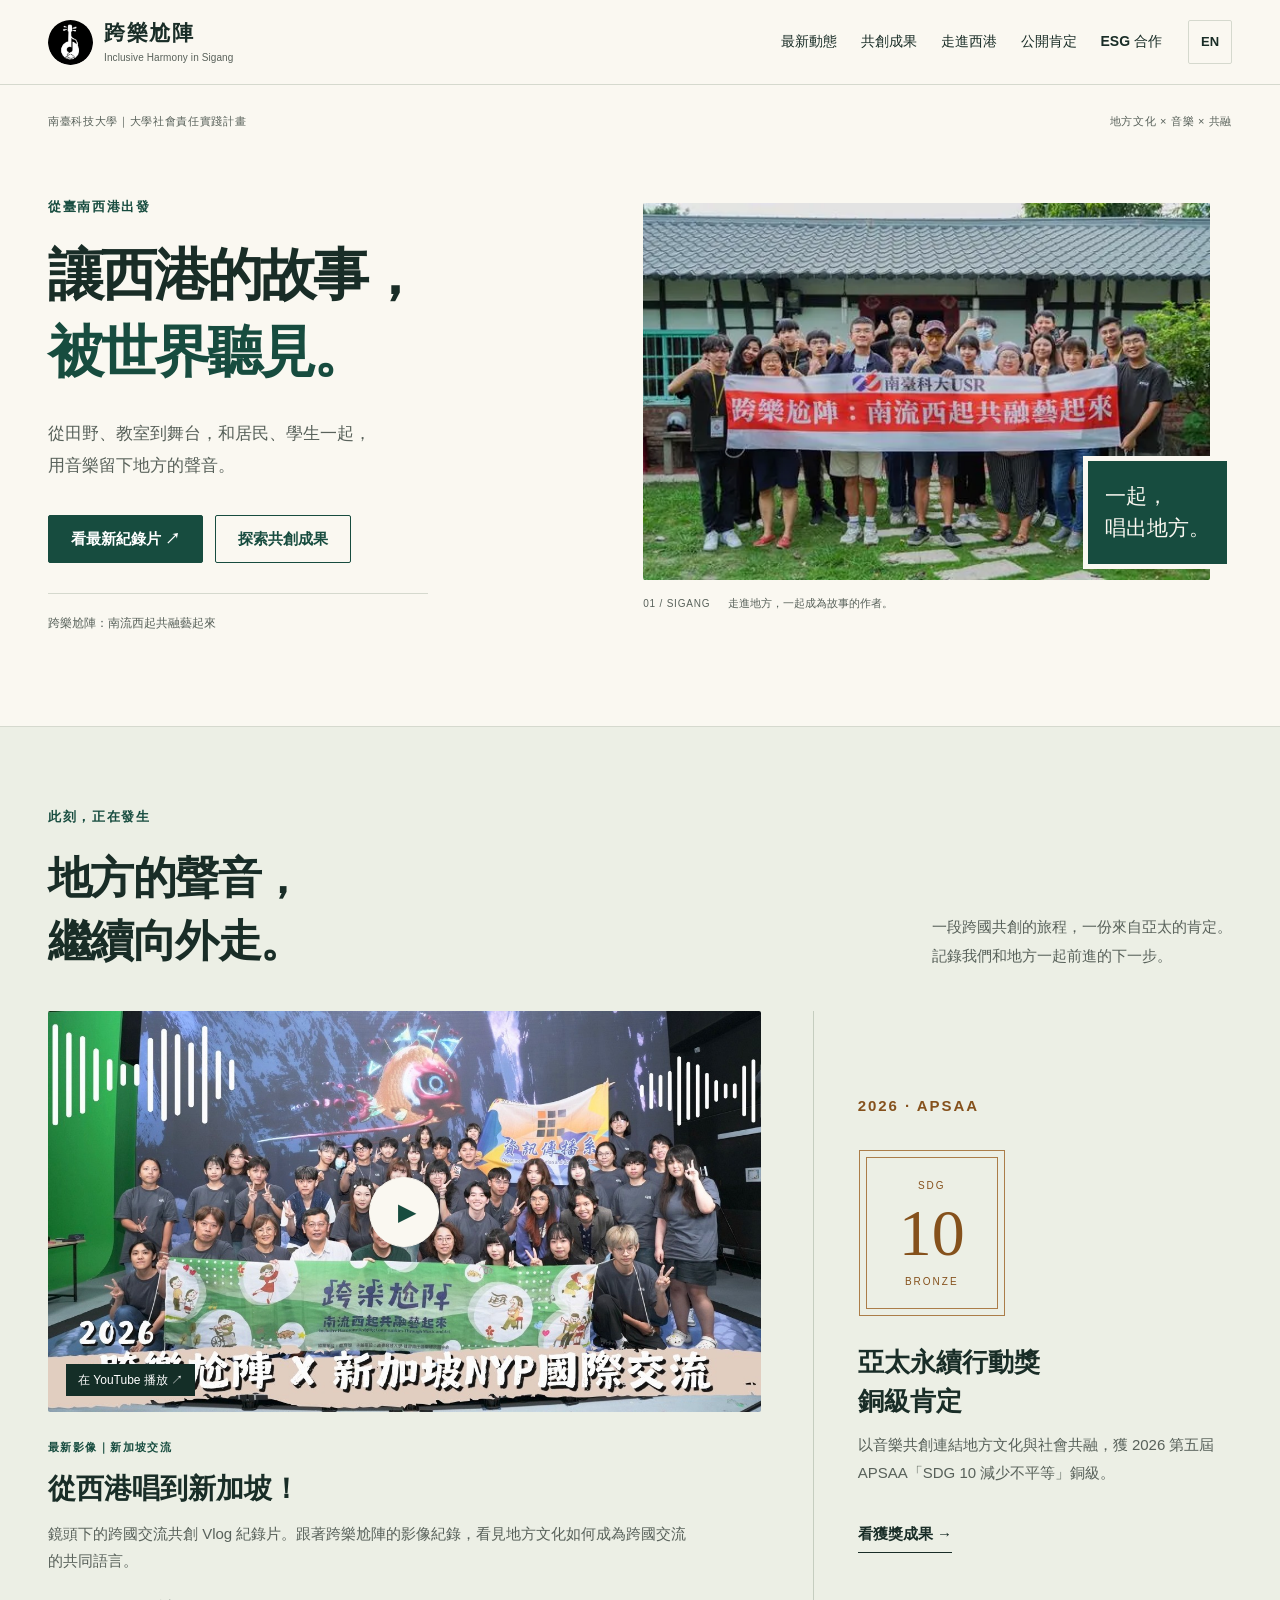
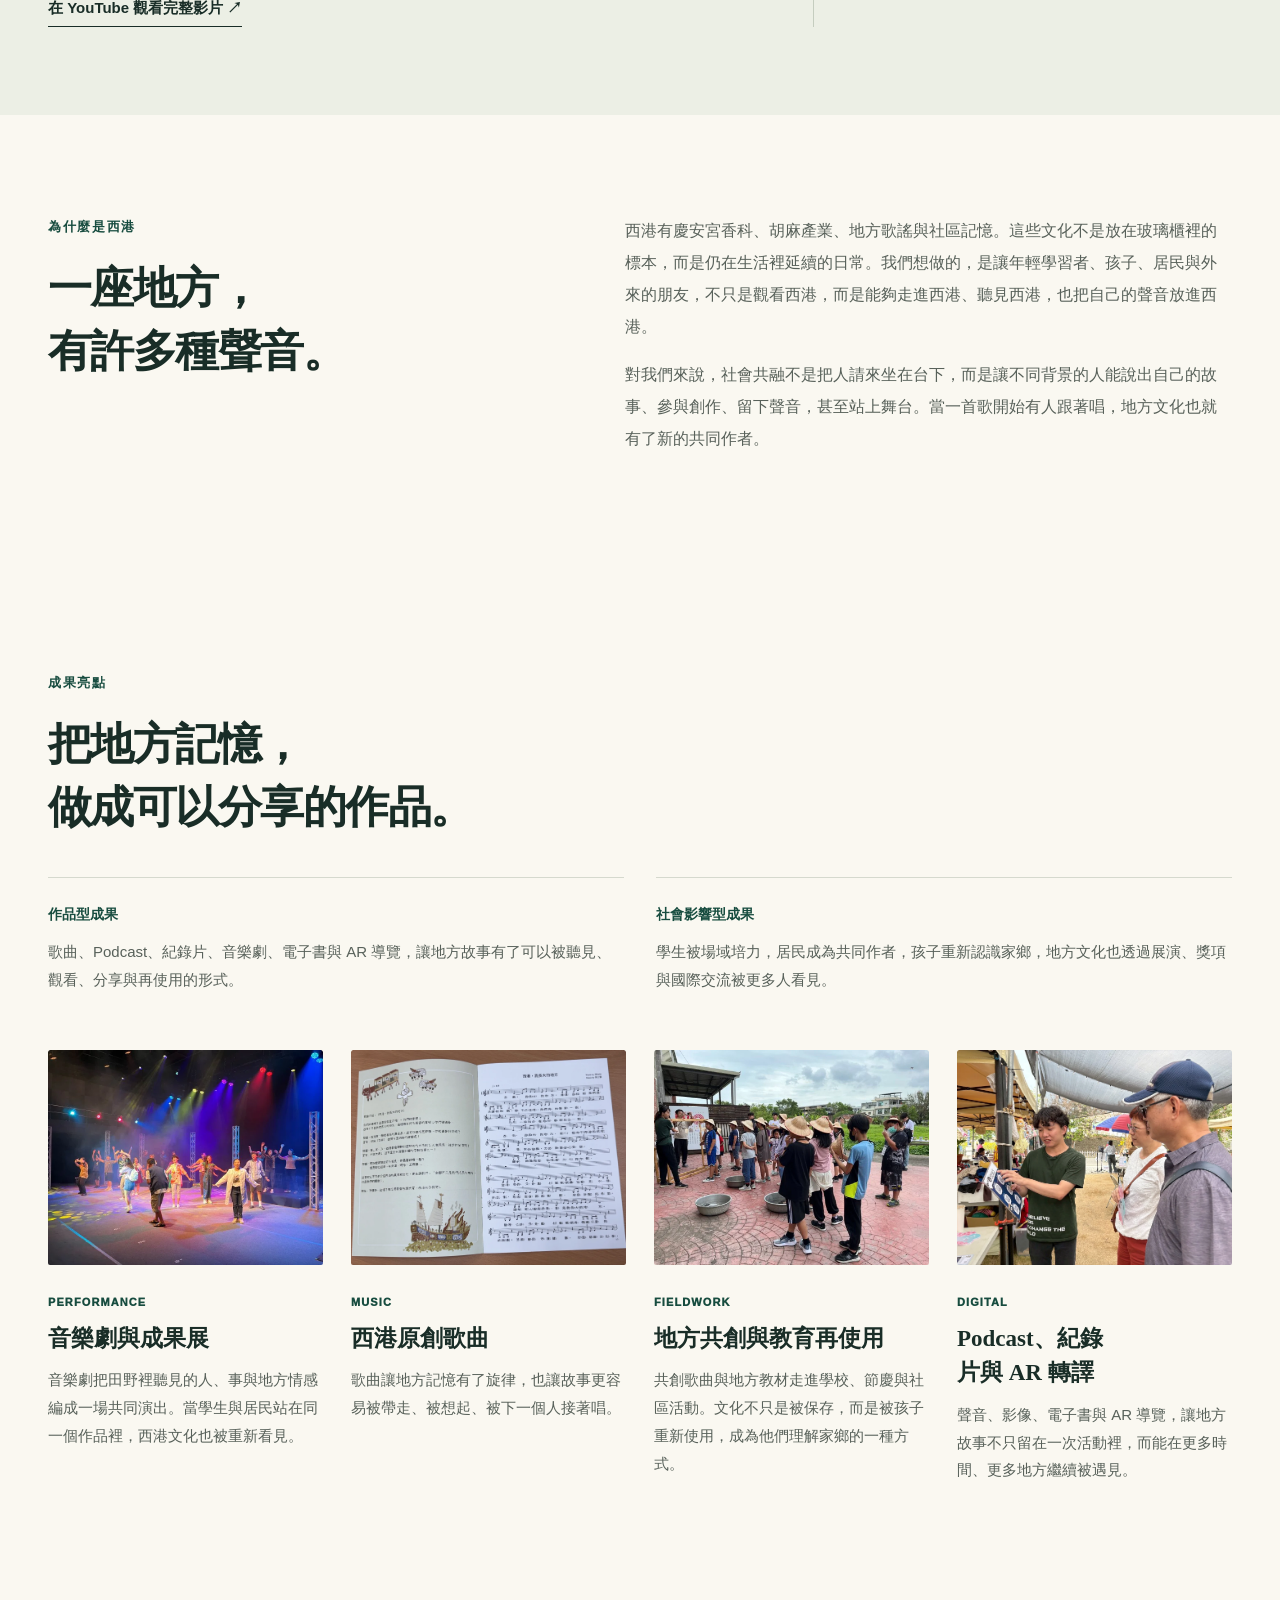
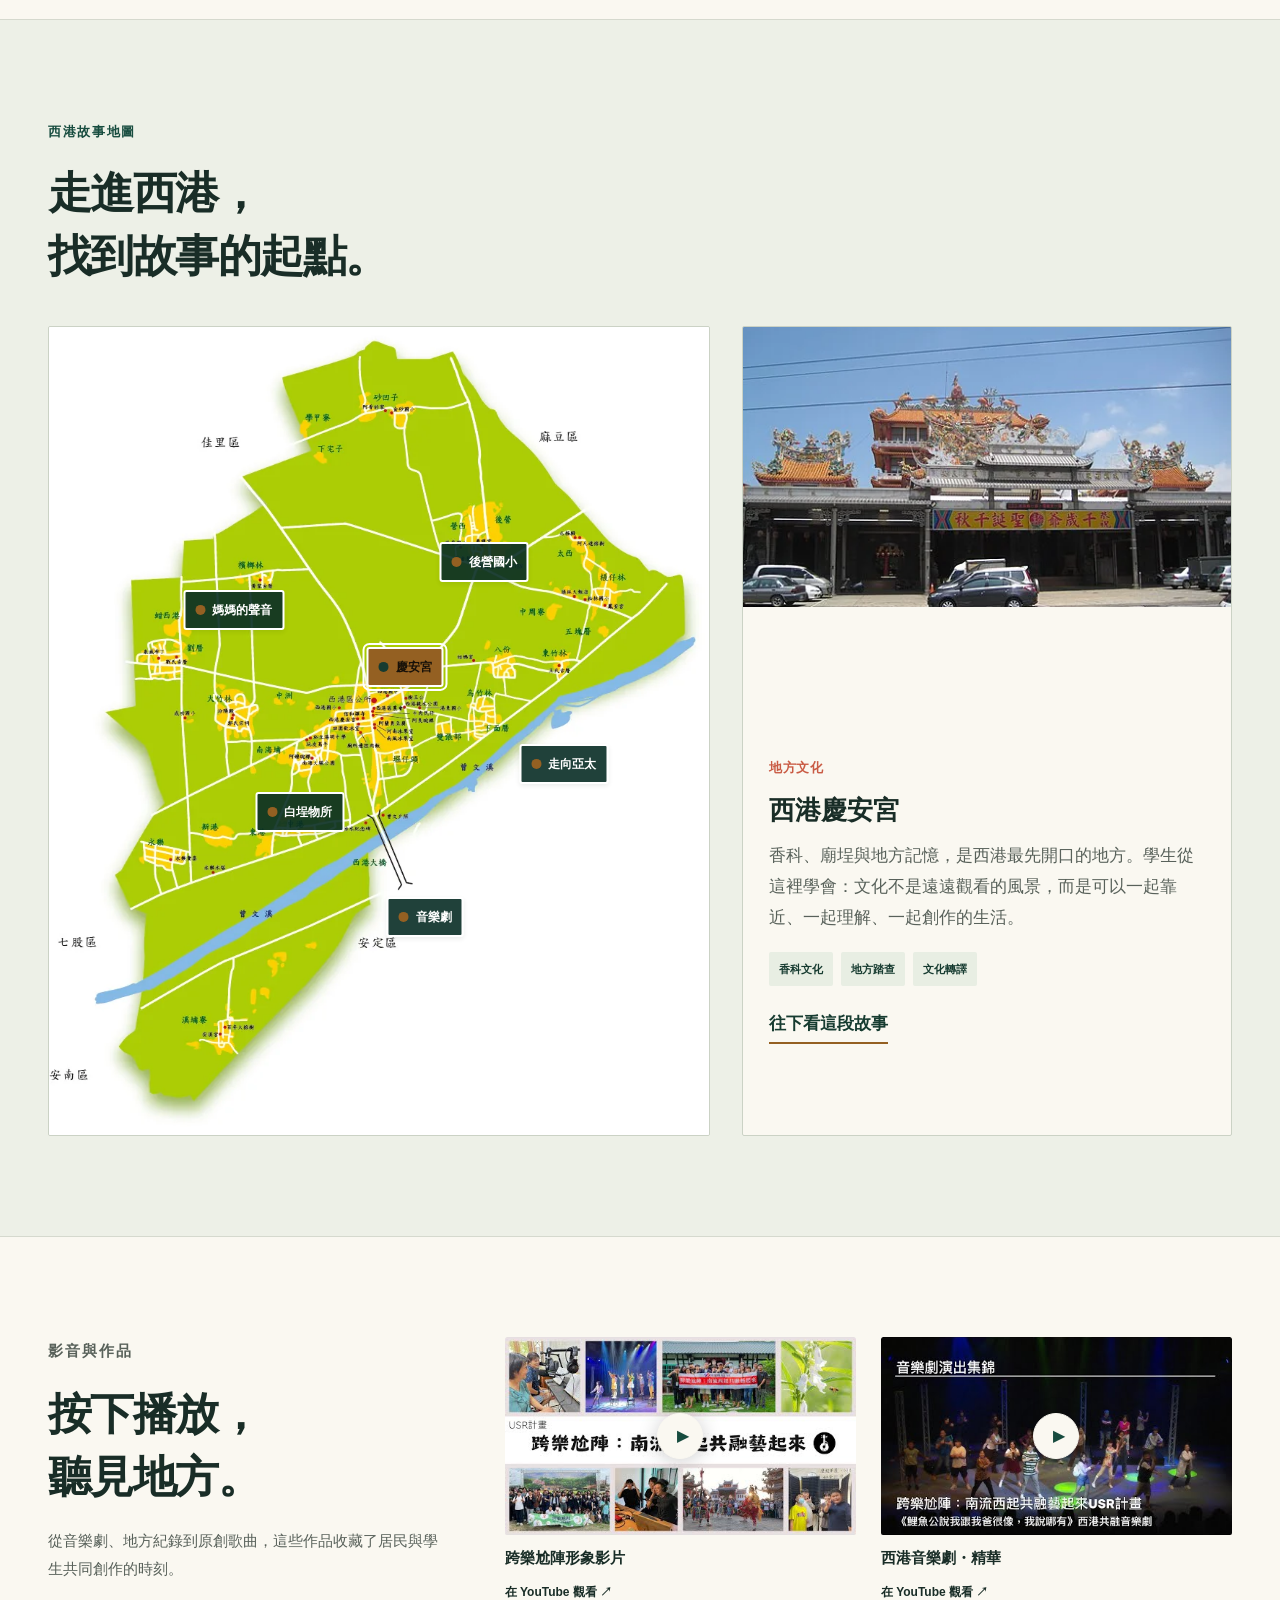
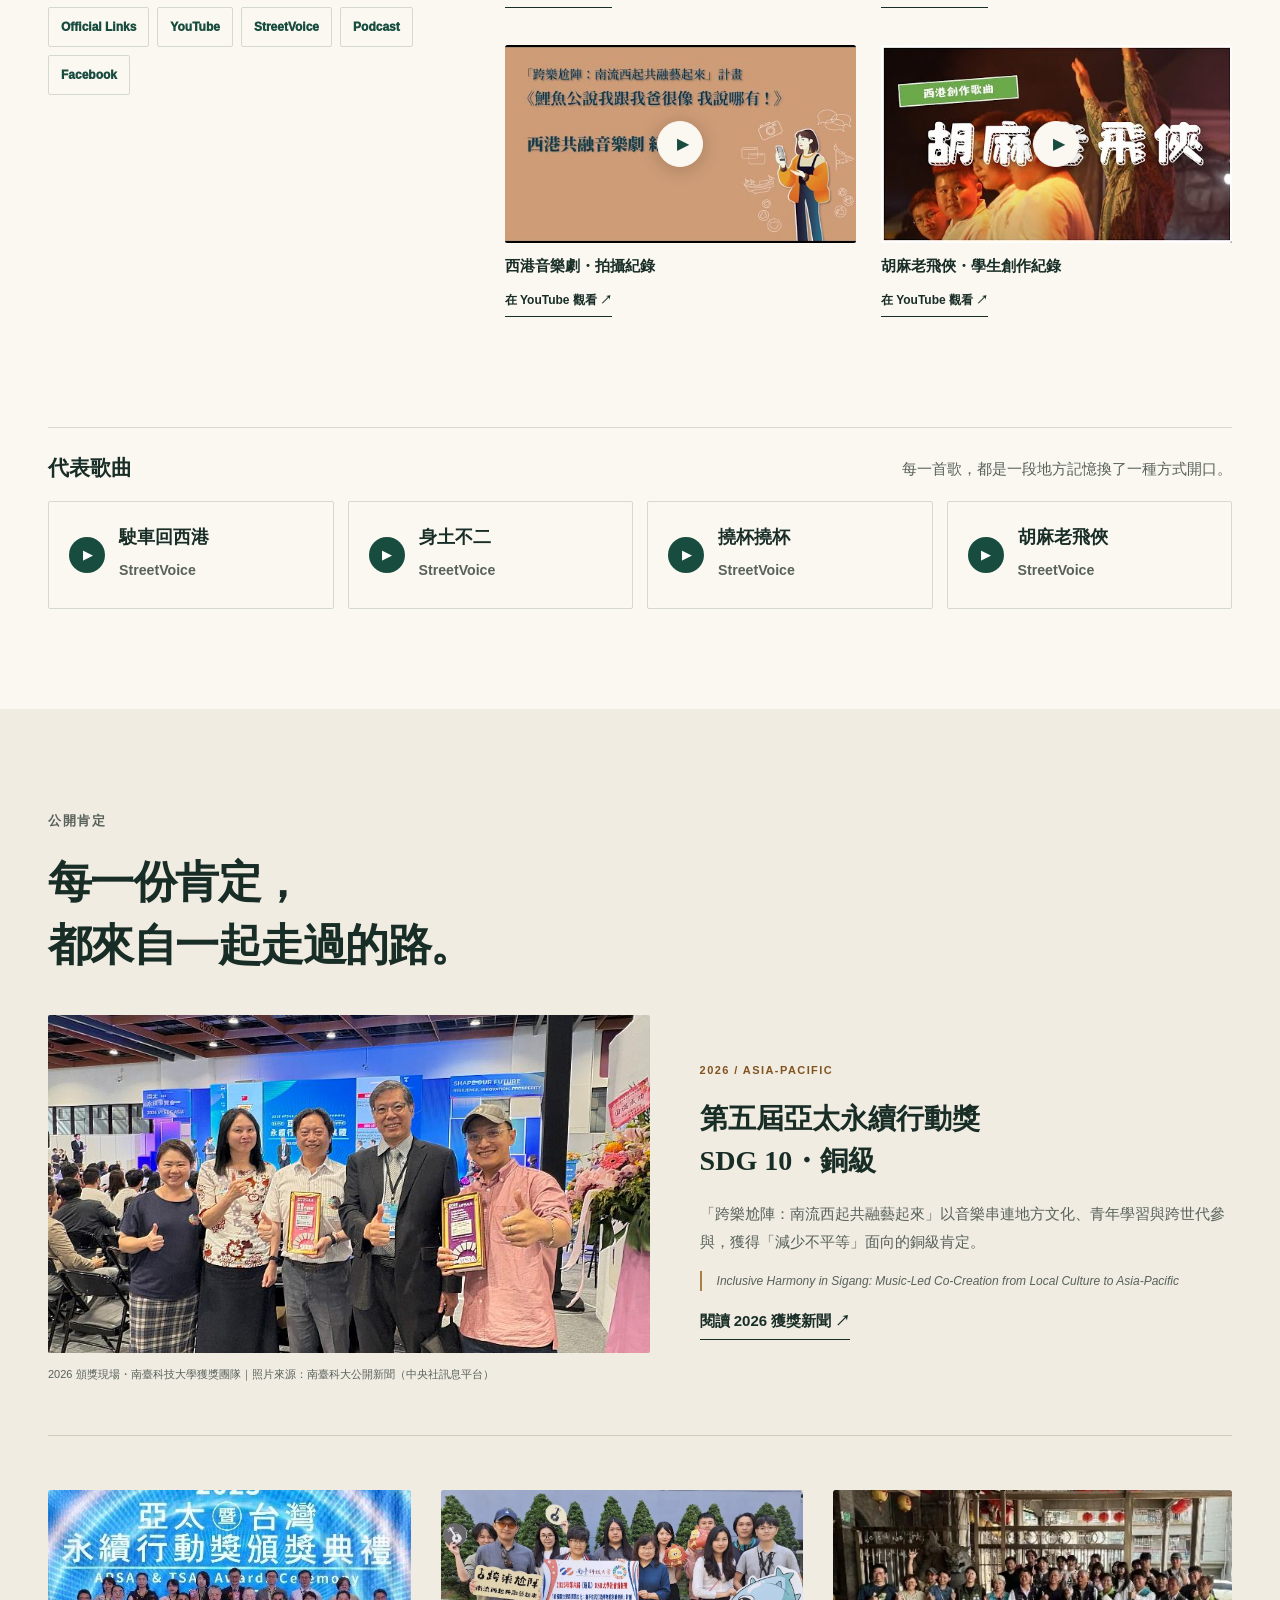
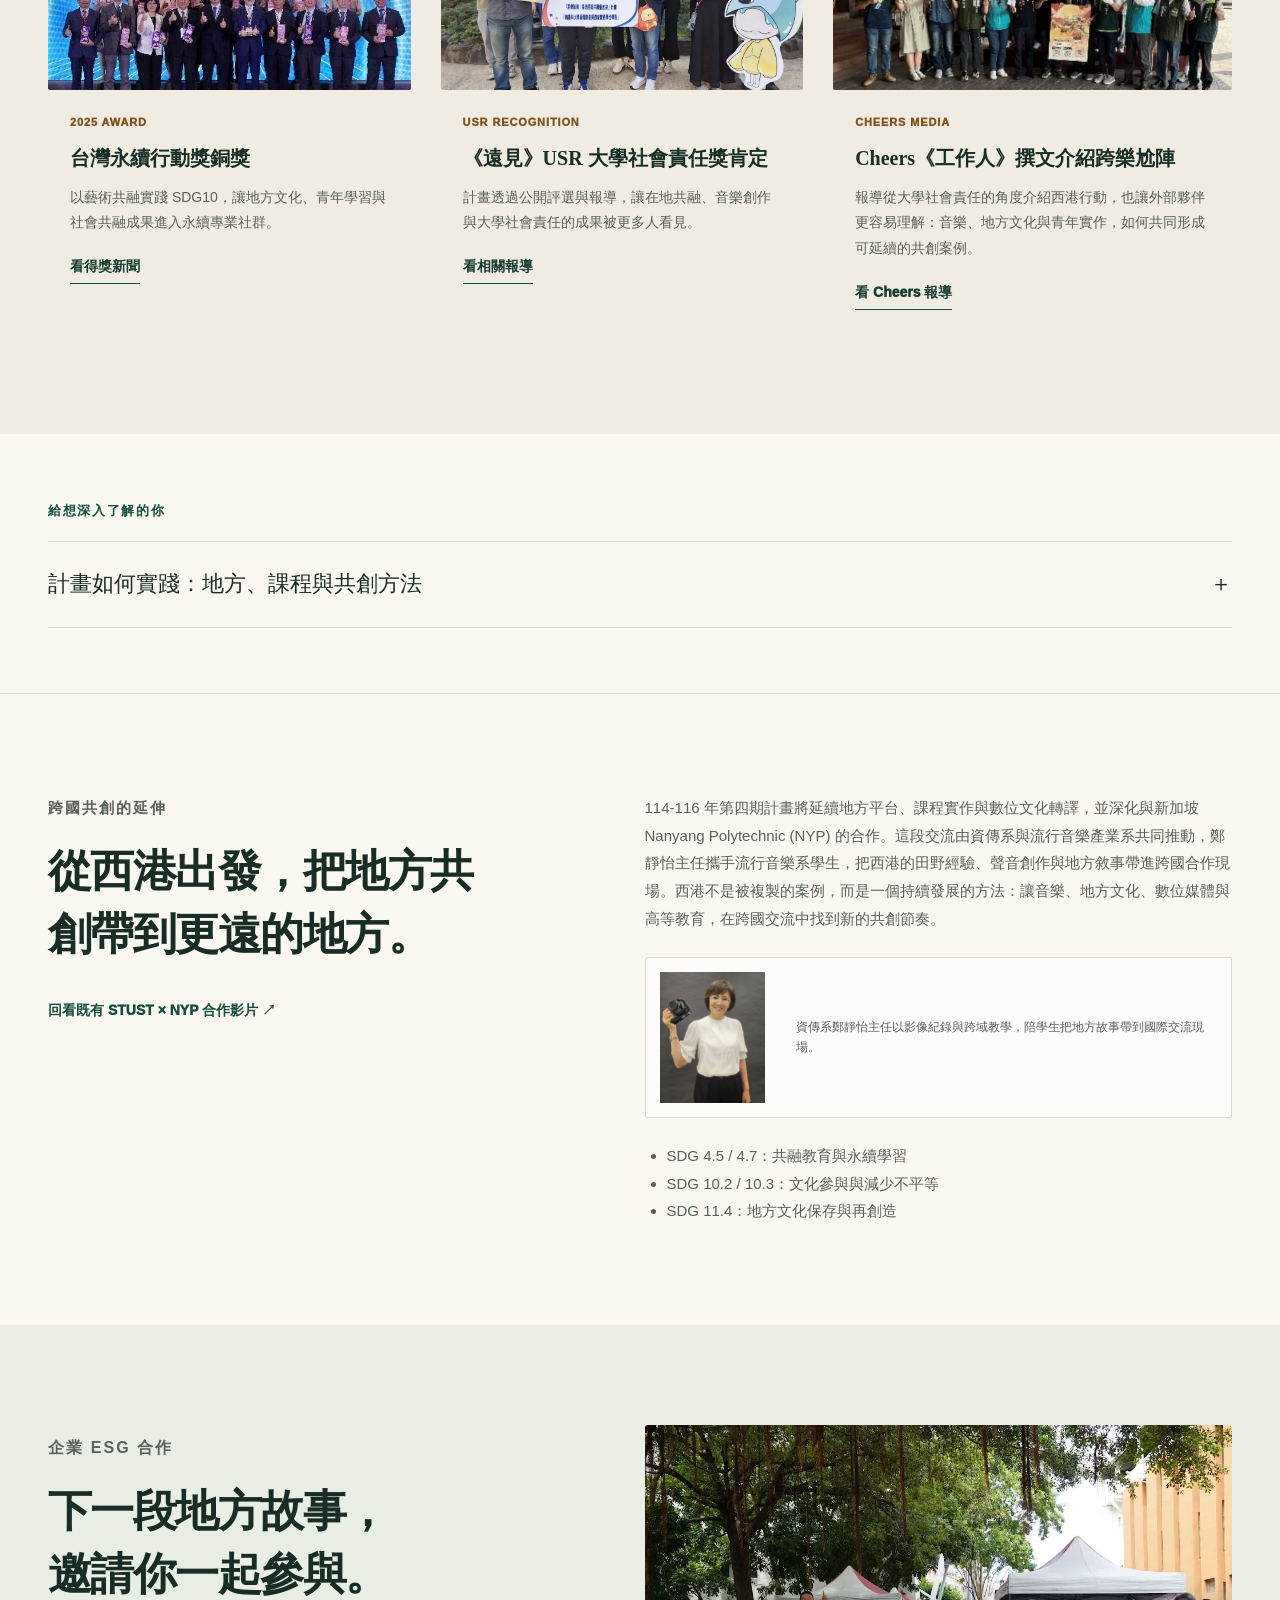
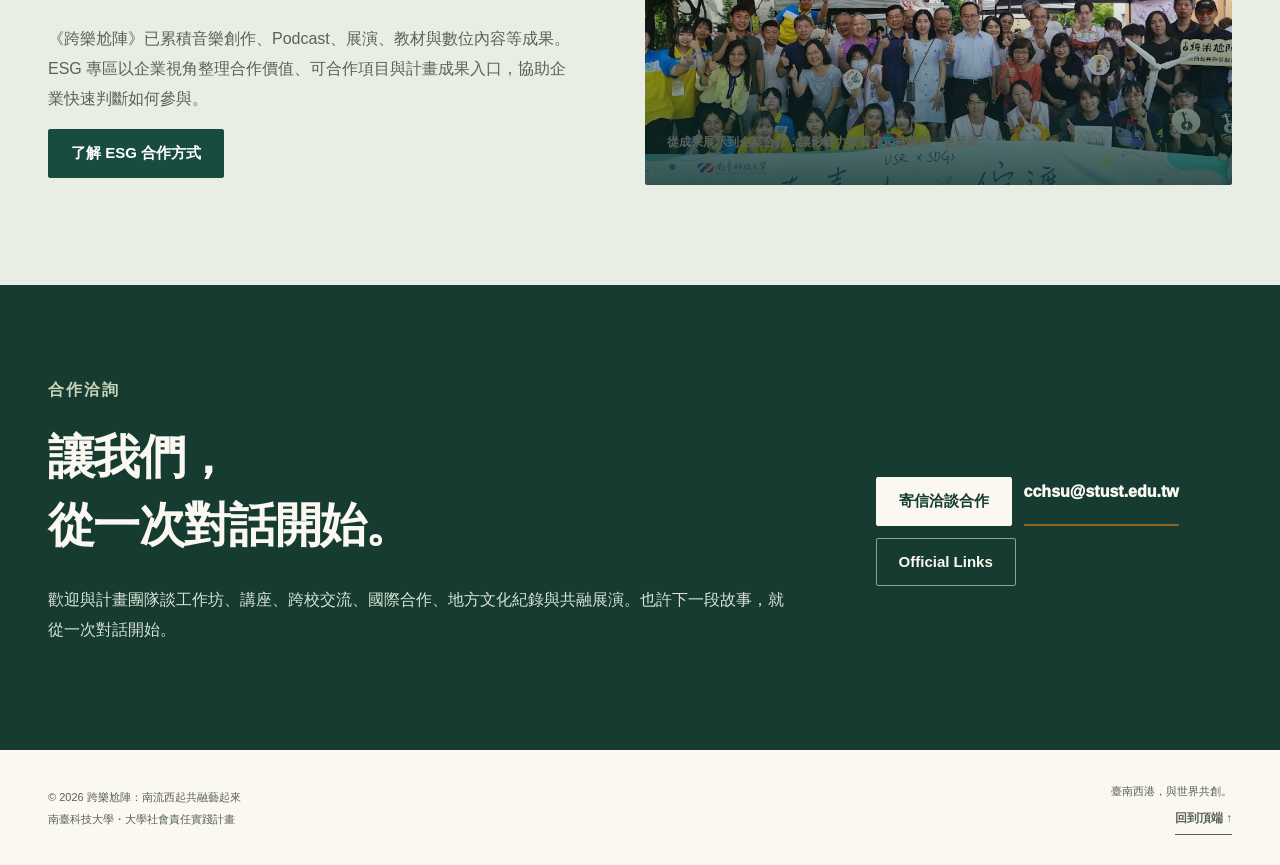
<file: index.html>
<!doctype html>
<html lang="zh-Hant-TW">
<head>
<meta charset="utf-8">
<meta name="viewport" content="width=device-width, initial-scale=1">
<title>跨樂尬陣｜讓西港的故事，被世界聽見</title>
<meta name="description" content="南臺科技大學跨樂尬陣 USR 計畫，以音樂、地方文化與共融創作連結西港與世界。觀看新加坡交流紀錄片、2026 APSAA 銅級成果與企業 ESG 合作。">
<meta property="og:title" content="跨樂尬陣｜讓西港的故事，被世界聽見">
<meta property="og:description" content="南臺科技大學跨樂尬陣 USR 計畫，以音樂、地方文化與共融創作連結西港與世界。觀看新加坡交流紀錄片、2026 APSAA 銅級成果與企業 ESG 合作。">
<meta property="og:type" content="website">
<meta property="og:locale" content="zh_TW">
<meta property="og:url" content="https://singforfree2004-sudo.github.io/kygz-usr-site/">
<meta property="og:image" content="https://singforfree2004-sudo.github.io/kygz-usr-site/assets/media/sigang-fieldwork.webp">
<link rel="canonical" href="https://singforfree2004-sudo.github.io/kygz-usr-site/">
<meta name="theme-color" content="#174c3f">
<link rel="stylesheet" href="styles.css?v=20260905">
<link rel="stylesheet" href="editorial.css?v=20260905">
</head>
<body data-lang="zh" class="home-page">
<a class="skip-link" href="#main">
<span class="zh">跳到主要內容</span>
<span class="en">Skip to content</span>
</a>
<header class="site-header">
<div class="wrap nav">
<a class="brand" href="#top" aria-label="跨樂尬陣首頁">
<img class="brand-logo" src="assets/logo.jpg" width="48" height="48" alt=""/>
<span>
<strong>跨樂尬陣</strong>
<small>Inclusive Harmony in Sigang</small>
</span>
</a>
<nav id="site-navigation" aria-label="主要導覽">
<a class="nav-link" href="#latest">
<span class="zh">最新動態</span>
<span class="en">Latest</span>
</a>
<a class="nav-link" href="#outcomes">
<span class="zh">共創成果</span>
<span class="en">Our work</span>
</a>
<a class="nav-link" href="#story-map">
<span class="zh">走進西港</span>
<span class="en">Explore</span>
</a>
<a class="nav-link" href="#recognition">
<span class="zh">公開肯定</span>
<span class="en">Recognition</span>
</a>
<a class="nav-link" href="esg.html">
<span class="zh">ESG 合作</span>
<span class="en">Partnership</span>
</a>
</nav>
<div class="nav-tools">
<button class="lang-toggle" type="button" aria-label="Switch to English">
<span class="zh">EN</span>
<span class="en">中文</span>
</button>
<button class="menu-toggle" type="button" aria-expanded="false" aria-controls="site-navigation">
<span class="zh">選單</span>
<span class="en">Menu</span>
<span aria-hidden="true">☰</span>
</button>
</div>
</div>
</header>
<main id="main">
<section class="hero" id="top" aria-labelledby="hero-title">
<div class="wrap hero-edition">
<span>
<span class="zh">南臺科技大學｜大學社會責任實踐計畫</span>
<span class="en">STUST · University Social Responsibility</span>
</span>
<span>
<span class="zh">地方文化 × 音樂 × 共融</span>
<span class="en">Culture × Music × Inclusion</span>
</span>
</div>
<div class="wrap hero-layout">
<div class="hero-copy">
<p class="eyebrow">
<span class="zh">從臺南西港出發</span>
<span class="en">Rooted in Sigang, Tainan</span>
</p>
<h1 id="hero-title">
<span class="zh">讓西港的故事，<br>
<em>被世界聽見。</em>
</span>
<span class="en">Local stories.<br>
<em>Shared with the world.</em>
</span>
</h1>
<p class="lead">
<span class="zh">從田野、教室到舞台，和居民、學生一起，<br class="desktop-break">用音樂留下地方的聲音。</span>
<span class="en">From fieldwork and classrooms to the stage, we create with residents and students, giving local stories a life through music.</span>
</p>
<div class="hero-actions">
<a class="btn primary" href="#international">
<span class="zh">看最新紀錄片 ↗</span>
<span class="en">Watch the new film ↗</span>
</a>
<a class="btn" href="#outcomes">
<span class="zh">探索共創成果</span>
<span class="en">Explore our work</span>
</a>
</div>
<p class="hero-footnote">
<span class="zh">跨樂尬陣：南流西起共融藝起來</span>
<span class="en">Inclusive Harmony in Sigang</span>
</p>
</div>
<figure class="hero-portrait">
<img src="assets/media/sigang-fieldwork.webp" alt="跨樂尬陣師生在西港田野活動合影" data-alt-en="Students and faculty during fieldwork in Sigang" width="600" height="400" fetchpriority="high">
<figcaption>
<span>01 / SIGANG</span>
<span class="zh">走進地方，一起成為故事的作者。</span>
<span class="en">Enter a place. Become part of its story.</span>
</figcaption>
<div class="photo-caption-tab" aria-hidden="true">
<span class="zh">一起，<br>唱出地方。</span>
<span class="en">A place.<br>Many voices.</span>
</div>
</figure>
</div>
</section>
<section class="section latest-section" id="latest">
<div class="wrap">
<div class="section-head split-heading">
<div>
<p class="section-kicker">
<span class="zh">此刻，正在發生</span>
<span class="en">The latest chapter</span>
</p>
<h2>
<span class="zh">地方的聲音，<br>繼續向外走。</span>
<span class="en">Local voices.<br>New horizons.</span>
</h2>
</div>
<p>
<span class="zh">一段跨國共創的旅程，一份來自亞太的肯定。<br>記錄我們和地方一起前進的下一步。</span>
<span class="en">A cross-border creative journey. Recognition from the Asia-Pacific. The next chapter of our work with Sigang.</span>
</p>
</div>
<div class="latest-grid">
<article class="film-feature" id="international">
<a class="video-poster" href="https://www.youtube.com/watch?v=Q2eXweM6I-Y" target="_blank" rel="noopener noreferrer" data-title-zh="從西港唱到新加坡！鏡頭下的跨國交流共創 Vlog 紀錄片" data-title-en="From Sigang to Singapore: A Cross-border Co-creation Vlog" aria-label="在 YouTube 觀看：從西港唱到新加坡！鏡頭下的跨國交流共創 Vlog 紀錄片" data-label-en="Watch on YouTube: From Sigang to Singapore">
<img src="assets/media/singapore-vlog-2026.jpg" width="1280" height="720" alt="新加坡跨國交流共創紀錄片官方縮圖" data-alt-en="Official thumbnail of the Singapore co-creation documentary" loading="lazy">
<span class="poster-play" aria-hidden="true">▶</span>
<span class="poster-label">
<span class="zh">在 YouTube 播放 ↗</span>
<span class="en">Watch on YouTube ↗</span>
</span>
</a>
<div class="film-copy">
<p class="section-kicker">
<span class="zh">最新影像｜新加坡交流</span>
<span class="en">New film · Singapore exchange</span>
</p>
<h3>
<span class="zh">從西港唱到新加坡！</span>
<span class="en">From Sigang to Singapore!</span>
</h3>
<p>
<span class="zh">鏡頭下的跨國交流共創 Vlog 紀錄片。跟著跨樂尬陣的影像紀錄，看見地方文化如何成為跨國交流的共同語言。</span>
<span class="en">A vlog documentary of cross-border co-creation. Follow Inclusive Harmony in Sigang as local culture becomes a shared language for international exchange.</span>
</p>
<a class="text-link" href="https://www.youtube.com/watch?v=Q2eXweM6I-Y" target="_blank" rel="noopener noreferrer">
<span class="zh">在 YouTube 觀看完整影片 ↗</span>
<span class="en">Watch the full film on YouTube ↗</span>
</a>
</div>
</article>
<article class="latest-award">
<p class="section-kicker">2026 · APSAA</p>
<div class="award-mark" aria-hidden="true">
<span>SDG</span>
<strong>10</strong>
<span>BRONZE</span>
</div>
<h3>
<span class="zh">亞太永續行動獎<br>銅級肯定</span>
<span class="en">Asia-Pacific Sustainability<br>Action Awards · Bronze</span>
</h3>
<p>
<span class="zh">以音樂共創連結地方文化與社會共融，獲 2026 第五屆 APSAA「SDG 10 減少不平等」銅級。</span>
<span class="en">Music-led co-creation connecting local culture and inclusion, recognized with Bronze for SDG 10: Reduced Inequalities at the 2026 APSAA.</span>
</p>
<a class="text-link" href="#recognition">
<span class="zh">看獲獎成果 →</span>
<span class="en">Explore the recognition →</span>
</a>
</article>
</div>
</div>
</section>
<section class="section why-section" id="why">
      <div class="wrap why-layout">
        <div class="section-head">
          <p class="section-kicker">
            <span class="zh">為什麼是西港</span>
            <span class="en">Why Sigang</span>
          </p>
          <h2>
            <span class="zh">一座地方，<br>有許多種聲音。</span>
            <span class="en">One place.<br>Many voices.</span>
          </h2>
        </div>
        <div class="why-copy">
          <p>
            <span class="zh">西港有慶安宮香科、胡麻產業、地方歌謠與社區記憶。這些文化不是放在玻璃櫃裡的標本，而是仍在生活裡延續的日常。我們想做的，是讓年輕學習者、孩子、居民與外來的朋友，不只是觀看西港，而是能夠走進西港、聽見西港，也把自己的聲音放進西港。</span>
            <span class="en">Sigang holds temple rituals, sesame agriculture, local songs, and community memory. These are not objects behind glass; they are still breathing in everyday life. Our work invites young learners, children, residents, and visitors not only to observe Sigang, but to enter it, listen to it, and add their own voices to it.</span>
          </p>
          <p>
            <span class="zh">對我們來說，社會共融不是把人請來坐在台下，而是讓不同背景的人能說出自己的故事、參與創作、留下聲音，甚至站上舞台。當一首歌開始有人跟著唱，地方文化也就有了新的共同作者。</span>
            <span class="en">For us, inclusion is not simply inviting people to sit in the audience. It is giving people from different backgrounds the chance to tell stories, create, leave a voice, and sometimes step onto the stage. When a song begins to be sung together, local culture gains new co-authors.</span>
          </p>
        </div>
      </div>
    </section>
<section class="section outcomes-section" id="outcomes">
      <div class="wrap">
        <div class="section-head">
          <p class="section-kicker">
<span class="zh">成果亮點</span>
<span class="en">Outcomes</span>
</p>
          <h2>
<span class="zh">把地方記憶，<br>做成可以分享的作品。</span>
<span class="en">Local memory.<br>Works we can share.</span>
</h2>
        </div>
        <div class="outcome-lens" aria-label="成果分層">
          <article>
            <span class="zh">作品型成果</span>
<span class="en">Creative Outputs</span>
            <p>
<span class="zh">歌曲、Podcast、紀錄片、音樂劇、電子書與 AR 導覽，讓地方故事有了可以被聽見、觀看、分享與再使用的形式。</span>
<span class="en">Songs, podcasts, documentaries, musical theatre, ebooks, and AR interpretation give local stories forms that can be heard, watched, shared, and reused.</span>
</p>
          </article>
          <article>
            <span class="zh">社會影響型成果</span>
<span class="en">Social Impact</span>
            <p>
<span class="zh">學生被場域培力，居民成為共同作者，孩子重新認識家鄉，地方文化也透過展演、獎項與國際交流被更多人看見。</span>
<span class="en">Students are trained through the field, residents become co-authors, children rediscover home, and local culture reaches wider audiences through performance, recognition, and international exchange.</span>
</p>
          </article>
        </div>
        <div class="outcome-grid">
          <article class="outcome-card feature">
            <img src="assets/media/musical-training-performance.webp" alt="" / loading="lazy">
            <div>
              <span>Performance</span>
              <h3>
<span class="zh">音樂劇與成果展</span>
<span class="en">Musical Theatre and Public Showcase</span>
</h3>
              <p>
<span class="zh">音樂劇把田野裡聽見的人、事與地方情感編成一場共同演出。當學生與居民站在同一個作品裡，西港文化也被重新看見。</span>
<span class="en">Musical theatre gathers field stories, people, and local feeling into a shared performance. When students and residents stand inside the same work, Sigang is seen anew.</span>
</p>
            </div>
          </article>
          <article class="outcome-card">
            <img src="assets/media/sigang-songbook-open.webp" alt="" / loading="lazy">
            <div>
              <span>Music</span>
              <h3>
<span class="zh">西港原創歌曲</span>
<span class="en">Songs of Sigang</span>
</h3>
              <p>
<span class="zh">歌曲讓地方記憶有了旋律，也讓故事更容易被帶走、被想起、被下一個人接著唱。</span>
<span class="en">Songs give local memory a melody, making stories easier to carry, remember, and sing forward.</span>
</p>
            </div>
          </article>
          <article class="outcome-card">
            <img src="assets/media/children-field-learning.webp" alt="" / loading="lazy">
            <div>
              <span>Fieldwork</span>
              <h3>
<span class="zh">地方共創與教育再使用</span>
<span class="en">Co-creation and Educational Reuse</span>
</h3>
              <p>
<span class="zh">共創歌曲與地方教材走進學校、節慶與社區活動。文化不只是被保存，而是被孩子重新使用，成為他們理解家鄉的一種方式。</span>
<span class="en">Co-created songs and local materials move through schools, festivals, and community events. Culture is not only preserved; it is reused by younger generations as a way to understand home.</span>
</p>
            </div>
          </article>
          <article class="outcome-card">
            <img src="assets/media/student-guided-fieldwork.webp" alt="" / loading="lazy">
            <div>
              <span>Digital</span>
              <h3>
<span class="zh">Podcast、紀錄片與 AR 轉譯</span>
<span class="en">Podcast, Documentary, and AR Translation</span>
</h3>
              <p>
<span class="zh">聲音、影像、電子書與 AR 導覽，讓地方故事不只留在一次活動裡，而能在更多時間、更多地方繼續被遇見。</span>
<span class="en">Audio, video, ebooks, and AR interpretation allow local stories to live beyond a single event and be encountered again elsewhere.</span>
</p>
            </div>
          </article>
        </div>
      </div>
    </section>
<section class="section story-map-section" id="story-map">
      <div class="wrap">
        <div class="section-head">
          <p class="section-kicker">
            <span class="zh">西港故事地圖</span>
            <span class="en">Sigang Story Map</span>
          </p>
          <h2>
            <span class="zh">走進西港，<br>找到故事的起點。</span>
            <span class="en">Explore Sigang.<br>Find where a story begins.</span>
          </h2>
        </div>
        <div class="story-map-layout">
          <div class="story-map-panel" aria-label="西港故事互動地圖">
            <img class="story-map-base" src="assets/media/sigang-map.webp" alt="" / loading="lazy">
            <button class="map-pin active" style="--x: 54%; --y: 42%;" type="button" data-story="temple">
              <span class="zh">慶安宮</span>
<span class="en">Qing'an Temple</span>
            </button>
            <button class="map-pin" style="--x: 38%; --y: 60%;" type="button" data-story="baicheng">
              <span class="zh">白埕物所</span>
<span class="en">Baicheng Wu-Suo</span>
            </button>
            <button class="map-pin" style="--x: 66%; --y: 29%;" type="button" data-story="children">
              <span class="zh">後營國小</span>
<span class="en">Houying School</span>
            </button>
            <button class="map-pin" style="--x: 28%; --y: 35%;" type="button" data-story="podcast">
              <span class="zh">媽媽的聲音</span>
<span class="en">Mothers' Voices</span>
            </button>
            <button class="map-pin" style="--x: 57%; --y: 73%;" type="button" data-story="musical">
              <span class="zh">音樂劇</span>
<span class="en">Musical</span>
            </button>
            <button class="map-pin" style="--x: 78%; --y: 54%;" type="button" data-story="singapore">
              <span class="zh">走向亞太</span>
<span class="en">Toward APAC</span>
            </button>
          </div>
          <article class="story-map-card" aria-live="polite">
            <img id="story-map-image" src="assets/media/sigang-qingan-temple.webp" alt="" / loading="lazy">
            <div class="story-map-content">
              <span id="story-map-tag">Local Heritage</span>
              <h3 id="story-map-title">西港慶安宮</h3>
              <p id="story-map-body">香科、廟埕與地方記憶，是西港最先開口的地方。學生從這裡學會：文化不是遠遠觀看的風景，而是可以一起靠近、一起理解、一起創作的生活。</p>
              <div class="story-map-chips" id="story-map-chips" aria-label="成果類型">
</div>
              <a class="story-map-link" id="story-map-link" href="#method">
                <span class="zh">往下看這段故事</span>
                <span class="en">Follow this thread</span>
              </a>
            </div>
          </article>
        </div>
      </div>
    </section>
<section class="section video-section" id="media">
      <div class="wrap video-layout">
        <div>
          <p class="section-kicker">
<span class="zh">影音與作品</span>
<span class="en">Media and Works</span>
</p>
          <h2>
<span class="zh">按下播放，<br>聽見地方。</span>
<span class="en">Press play.<br>Listen to a place.</span>
</h2>
          <p>
<span class="zh">從音樂劇、地方紀錄到原創歌曲，這些作品收藏了居民與學生共同創作的時刻。</span>
<span class="en">Musical theatre, documentaries, and original songs preserve moments of creation shared by residents and students.</span>
</p>
          <div class="media-links">
            <a href="https://linktr.ee/kygz.official" target="_blank" rel="noreferrer">Official Links</a>
            <a href="https://www.youtube.com/@%E8%B7%A8%E6%A8%82%E5%B0%AC%E9%99%A3" target="_blank" rel="noreferrer">YouTube</a>
            <a href="https://streetvoice.com/kygz_official/" target="_blank" rel="noreferrer">StreetVoice</a>
            <a href="https://xigang-podcast.firstory.io/" target="_blank" rel="noreferrer">Podcast</a>
            <a href="https://www.facebook.com/kygz.official" target="_blank" rel="noreferrer">Facebook</a>
          </div>
        </div>
        <div class="video-stack">
          <div class="video-card">
            <a class="video-poster" href="https://www.youtube.com/watch?v=e9KeHfI3OD0" target="_blank" rel="noopener noreferrer" aria-label="在 YouTube 觀看：跨樂尬陣形象影片" data-label-en="Watch on YouTube: Inclusive Harmony in Sigang">
<img src="assets/media/video-e9KeHfI3OD0.jpg" width="480" height="360" loading="lazy" alt="跨樂尬陣形象影片官方影片縮圖" data-alt-en="Official thumbnail: Inclusive Harmony in Sigang">
<span class="poster-play" aria-hidden="true">▶</span>
</a>
<div class="video-caption">
<h3>
<span class="zh">跨樂尬陣形象影片</span>
<span class="en">Inclusive Harmony in Sigang</span>
</h3>
<a class="text-link" href="https://www.youtube.com/watch?v=e9KeHfI3OD0" target="_blank" rel="noopener noreferrer">
<span class="zh">在 YouTube 觀看 ↗</span>
<span class="en">Watch on YouTube ↗</span>
</a>
</div>
          </div>
          <div class="video-card">
            <a class="video-poster" href="https://www.youtube.com/watch?v=3QpSOmNeVLU" target="_blank" rel="noopener noreferrer" aria-label="在 YouTube 觀看：西港音樂劇・精華" data-label-en="Watch on YouTube: Sigang musical theatre · Highlights">
<img src="assets/media/video-3QpSOmNeVLU.jpg" width="480" height="360" loading="lazy" alt="西港音樂劇・精華官方影片縮圖" data-alt-en="Official thumbnail: Sigang musical theatre · Highlights">
<span class="poster-play" aria-hidden="true">▶</span>
</a>
<div class="video-caption">
<h3>
<span class="zh">西港音樂劇・精華</span>
<span class="en">Sigang musical theatre · Highlights</span>
</h3>
<a class="text-link" href="https://www.youtube.com/watch?v=3QpSOmNeVLU" target="_blank" rel="noopener noreferrer">
<span class="zh">在 YouTube 觀看 ↗</span>
<span class="en">Watch on YouTube ↗</span>
</a>
</div>
          </div>
          <div class="video-card">
            <a class="video-poster" href="https://www.youtube.com/watch?v=Z5h6gXdqcBo" target="_blank" rel="noopener noreferrer" aria-label="在 YouTube 觀看：西港音樂劇・拍攝紀錄" data-label-en="Watch on YouTube: Behind the scenes of Sigang musical theatre">
<img src="assets/media/video-Z5h6gXdqcBo.jpg" width="480" height="360" loading="lazy" alt="西港音樂劇・拍攝紀錄官方影片縮圖" data-alt-en="Official thumbnail: Behind the scenes of Sigang musical theatre">
<span class="poster-play" aria-hidden="true">▶</span>
</a>
<div class="video-caption">
<h3>
<span class="zh">西港音樂劇・拍攝紀錄</span>
<span class="en">Behind the scenes of Sigang musical theatre</span>
</h3>
<a class="text-link" href="https://www.youtube.com/watch?v=Z5h6gXdqcBo" target="_blank" rel="noopener noreferrer">
<span class="zh">在 YouTube 觀看 ↗</span>
<span class="en">Watch on YouTube ↗</span>
</a>
</div>
          </div>
          <div class="video-card">
            <a class="video-poster" href="https://www.youtube.com/watch?v=o53wM-53pGI" target="_blank" rel="noopener noreferrer" aria-label="在 YouTube 觀看：胡麻老飛俠・學生創作紀錄" data-label-en="Watch on YouTube: Sesame Old Hero · Student creation">
<img src="assets/media/video-o53wM-53pGI.jpg" width="480" height="360" loading="lazy" alt="胡麻老飛俠・學生創作紀錄官方影片縮圖" data-alt-en="Official thumbnail: Sesame Old Hero · Student creation">
<span class="poster-play" aria-hidden="true">▶</span>
</a>
<div class="video-caption">
<h3>
<span class="zh">胡麻老飛俠・學生創作紀錄</span>
<span class="en">Sesame Old Hero · Student creation</span>
</h3>
<a class="text-link" href="https://www.youtube.com/watch?v=o53wM-53pGI" target="_blank" rel="noopener noreferrer">
<span class="zh">在 YouTube 觀看 ↗</span>
<span class="en">Watch on YouTube ↗</span>
</a>
</div>
          </div>
        </div>
      </div>
      <div class="wrap song-section" aria-label="代表歌曲">
        <div class="song-head">
          <h3>
<span class="zh">代表歌曲</span>
<span class="en">Featured Songs</span>
</h3>
          <p>
<span class="zh">每一首歌，都是一段地方記憶換了一種方式開口。</span>
<span class="en">Each song is a local memory finding a new way to speak.</span>
</p>
        </div>
        <div class="song-grid">
          <a class="song-card" href="https://streetvoice.com/kygz_official/songs/749791/" target="_blank" rel="noreferrer">
            <span class="play-mark">▶</span>
            <strong>
<span class="zh">駛車回西港</span>
<span class="en">Driving Back to Sigang</span>
</strong>
            <small>StreetVoice</small>
          </a>
          <a class="song-card" href="https://streetvoice.com/kygz_official/songs/704625/" target="_blank" rel="noreferrer">
            <span class="play-mark">▶</span>
            <strong>
<span class="zh">身土不二</span>
<span class="en">Body and Land as One</span>
</strong>
            <small>StreetVoice</small>
          </a>
          <a class="song-card" href="https://streetvoice.com/kygz_official/songs/704650/" target="_blank" rel="noreferrer">
            <span class="play-mark">▶</span>
            <strong>
<span class="zh">撓杯撓杯</span>
<span class="en">Nao Bue Nao Bue</span>
</strong>
            <small>StreetVoice</small>
          </a>
          <a class="song-card" href="https://streetvoice.com/kygz_official/songs/749794/" target="_blank" rel="noreferrer">
            <span class="play-mark">▶</span>
            <strong>
<span class="zh">胡麻老飛俠</span>
<span class="en">Sesame Old Hero</span>
</strong>
            <small>StreetVoice</small>
          </a>
        </div>
      </div>
    </section>
<section class="section recognition-section" id="recognition">
      <div class="wrap">
        <div class="section-head">
          <p class="section-kicker">
<span class="zh">公開肯定</span>
<span class="en">Recognition</span>
</p>
          <h2>
<span class="zh">每一份肯定，<br>都來自一起走過的路。</span>
<span class="en">Recognition for a<br>journey shared.</span>
</h2>
        </div>
        <article class="award-feature">
<figure>
<img src="assets/media/apsaa-team-2026.jpg" width="800" height="450" alt="南臺科大副校長王振乾與 2026 永續行動獎獲獎計畫團隊老師合影" data-alt-en="STUST Vice President Wang Chen-Chien with the 2026 award-winning project teams" loading="lazy">
<figcaption>
<span class="zh">2026 頒獎現場・南臺科技大學獲獎團隊｜照片來源：南臺科大公開新聞（中央社訊息平台）</span>
<span class="en">2026 awards ceremony · STUST project teams. Photo: STUST news release on CNA Postwrite.</span>
</figcaption>
</figure>
<div>
<p class="section-kicker">2026 / ASIA-PACIFIC</p>
<h3>
<span class="zh">第五屆亞太永續行動獎<br>SDG 10・銅級</span>
<span class="en">5th Asia-Pacific Sustainability Action Awards<br>SDG 10 · Bronze</span>
</h3>
<p>
<span class="zh">「跨樂尬陣：南流西起共融藝起來」以音樂串連地方文化、青年學習與跨世代參與，獲得「減少不平等」面向的銅級肯定。</span>
<span class="en">Inclusive Harmony in Sigang connects local culture, student learning, and participation across generations through music. The project received Bronze in SDG 10: Reduced Inequalities.</span>
</p>
<p class="award-case">Inclusive Harmony in Sigang: Music-Led Co-Creation from Local Culture to Asia-Pacific</p>
<a class="text-link" href="https://www.cna.com.tw/postwrite/chi/442698" target="_blank" rel="noopener noreferrer">
<span class="zh">閱讀 2026 獲獎新聞 ↗</span>
<span class="en">Read the 2026 award announcement ↗</span>
</a>
</div>
</article>
<div class="recognition-grid">
          <article class="award-card">
            <img src="assets/media/esg-award-recognition-2025.webp" alt="" / loading="lazy">
            <span>2025 Award</span>
            <h3>
<span class="zh">台灣永續行動獎銅獎</span>
<span class="en">Taiwan Sustainability Action Award, Bronze</span>
</h3>
            <p>
<span class="zh">以藝術共融實踐 SDG10，讓地方文化、青年學習與社會共融成果進入永續專業社群。</span>
<span class="en">The project practices SDG 10 through inclusive arts, bringing local culture, youth learning, and social inclusion into the sustainability community.</span>
</p>
            <a href="https://news.stust.edu.tw/pid/8484" target="_blank" rel="noreferrer">
<span class="zh">看得獎新聞</span>
<span class="en">Read the award news</span>
</a>
          </article>
          <article class="award-card">
            <img src="assets/media/award-foresight.webp" alt="" / loading="lazy">
            <span>USR Recognition</span>
            <h3>
<span class="zh">《遠見》USR 大學社會責任獎肯定</span>
<span class="en">Recognized by the Global Views USR Award</span>
</h3>
            <p>
<span class="zh">計畫透過公開評選與報導，讓在地共融、音樂創作與大學社會責任的成果被更多人看見。</span>
<span class="en">Through public selection and recognition, the project makes local inclusion, music creation, and university social responsibility more visible.</span>
</p>
            <a href="https://news.stust.edu.tw/pid/7332" target="_blank" rel="noreferrer">
<span class="zh">看相關報導</span>
<span class="en">Read the report</span>
</a>
          </article>
          <article class="award-card">
            <img src="assets/media/qingan-ar-showcase-2025.webp" alt="" / loading="lazy">
            <span>Cheers Media</span>
            <h3>
<span class="zh">Cheers《工作人》撰文介紹跨樂尬陣</span>
<span class="en">Featured by Cheers WORKLIFE</span>
</h3>
            <p>
<span class="zh">報導從大學社會責任的角度介紹西港行動，也讓外部夥伴更容易理解：音樂、地方文化與青年實作，如何共同形成可延續的共創案例。</span>
<span class="en">The article frames the Sigang project through university social responsibility, showing how music, local culture, and youth practice can grow into a co-creation model that others can build on.</span>
</p>
            <a href="https://www.cheers.com.tw/article/article.action?id=5104314&page=2" target="_blank" rel="noreferrer">
<span class="zh">看 Cheers 報導</span>
<span class="en">Read the Cheers article</span>
</a>
          </article>
        </div>
      </div>
    </section>
<section class="section evidence-section" id="project-method">
<div class="wrap">
<p class="section-kicker">
<span class="zh">給想深入了解的你</span>
<span class="en">A closer look</span>
</p>
<details class="method-disclosure">
<summary>
<span class="zh">計畫如何實踐：地方、課程與共創方法</span>
<span class="en">How it works: place, curriculum, and co-creation</span>
<span aria-hidden="true">＋</span>
</summary>
<div class="method-detail-content">
<section class="section logic-section" id="logic">
      <div class="wrap">
        <div class="section-head logic-head">
          <p class="section-kicker">
            <span class="zh">計畫邏輯</span>
            <span class="en">Project Logic</span>
          </p>
          <h2>
            <span class="zh">我們不是只到西港辦一場活動，而是陪地方累積可以被傳下去的聲音。</span>
            <span class="en">We are not simply bringing events to Sigang. We are helping local voices grow into forms that can keep travelling.</span>
          </h2>
          <div class="logic-equation" aria-label="計畫核心公式">
            <span>
<span class="zh">地方記憶</span>
<span class="en">Local memory</span>
</span>
            <b>+</b>
            <span>
<span class="zh">音樂創作</span>
<span class="en">Music creation</span>
</span>
            <b>+</b>
            <span>
<span class="zh">數位轉譯</span>
<span class="en">Digital translation</span>
</span>
            <b>+</b>
            <span>
<span class="zh">共融展演</span>
<span class="en">Inclusive performance</span>
</span>
            <b>=</b>
            <strong>
<span class="zh">西港的新共同作者</span>
<span class="en">New co-authors of Sigang</span>
</strong>
          </div>
        </div>
        <div class="logic-grid" aria-label="計畫邏輯四步驟">
          <article>
            <div class="logic-icon" aria-hidden="true">
              <svg viewBox="0 0 48 48" focusable="false">
                <path d="M24 42s14-13.3 14-25a14 14 0 0 0-28 0c0 11.7 14 25 14 25Z" />
                <path d="M18 18h12M18 24h12M21 30h6" />
              </svg>
            </div>
            <span class="logic-number">01</span>
            <h3>
<span class="zh">從地方問題出發</span>
<span class="en">Start From Local Questions</span>
</h3>
            <p>
<span class="zh">西港有香科、胡麻、歌謠與社區記憶，也面對青年參與下降、傳統文化傳承斷層、陣頭文化刻板印象與地方特色需要重新被理解的挑戰。</span>
<span class="en">Sigang carries temple rituals, sesame culture, songs, and community memory, while also facing declining youth participation, cultural gaps, stereotypes around troupes, and the need to tell its identity anew.</span>
</p>
          </article>
          <article>
            <div class="logic-icon" aria-hidden="true">
              <svg viewBox="0 0 48 48" focusable="false">
                <path d="M8 17 24 9l16 8-16 8-16-8Z" />
                <path d="M14 22v8c3 4 17 4 20 0v-8M40 17v13" />
                <path d="M18 36h12" />
              </svg>
            </div>
            <span class="logic-number">02</span>
            <h3>
<span class="zh">把大學專業帶進場域</span>
<span class="en">Bring University Practice Into the Field</span>
</h3>
            <p>
<span class="zh">流行音樂產業系把課程、企劃、聲音製作、影像紀錄與展演實務帶到西港，讓學生在真實場域裡學習，也讓專業回應地方需要。</span>
<span class="en">Popular Music Industry brings curriculum, planning, sound production, documentation, and performance practice into Sigang, so students learn in real settings and skills respond to local needs.</span>
</p>
          </article>
          <article>
            <div class="logic-icon" aria-hidden="true">
              <svg viewBox="0 0 48 48" focusable="false">
                <path d="M16 20a6 6 0 1 0 0-12 6 6 0 0 0 0 12ZM32 20a6 6 0 1 0 0-12 6 6 0 0 0 0 12Z" />
                <path d="M7 38c1.4-7 6-11 12-11h10c6 0 10.6 4 12 11" />
                <path d="M18 30c2.5 3 9.5 3 12 0" />
              </svg>
            </div>
            <span class="logic-number">03</span>
            <h3>
<span class="zh">讓不同的人一起創作</span>
<span class="en">Create With Different People</span>
</h3>
            <p>
<span class="zh">居民、孩子、長者、青農、宮廟、學校與學生一起訪談、寫歌、排練、錄音與演出。共融不只是被邀請觀看，而是在作品裡留下自己的聲音。</span>
<span class="en">Residents, children, elders, young farmers, temples, schools, and students interview, write songs, rehearse, record, and perform together. Inclusion means leaving one’s own voice inside the work.</span>
</p>
          </article>
          <article>
            <div class="logic-icon" aria-hidden="true">
              <svg viewBox="0 0 48 48" focusable="false">
                <path d="M13 33a10 10 0 0 1 18-6l3 4" />
                <path d="M35 15a10 10 0 0 1-18 6l-3-4" />
                <path d="M34 31h-9M34 31v-9M14 17h9M14 17v9" />
              </svg>
            </div>
            <span class="logic-number">04</span>
            <h3>
<span class="zh">把成果變成可延續的方法</span>
<span class="en">Turn Works Into a Repeatable Method</span>
</h3>
            <p>
<span class="zh">歌曲、Podcast、紀錄片、音樂劇、電子書與 AR 導覽，讓地方故事離開一次活動，繼續在學校、節慶、舞台、網路與國際交流裡被遇見。</span>
<span class="en">Songs, podcasts, documentaries, musical theatre, ebooks, and AR interpretation let local stories move beyond one event and continue through schools, festivals, stages, online platforms, and international exchange.</span>
</p>
          </article>
        </div>
      </div>
    </section>
<section class="section method-section" id="method">
      <div class="wrap">
        <div class="section-head">
          <p class="section-kicker">
            <span class="zh">為什麼是流行音樂產業系</span>
            <span class="en">Why Popular Music Industry</span>
          </p>
          <h2>
            <span class="zh">音樂不是活動的背景聲，而是讓人靠近彼此的方法。</span>
            <span class="en">Music is not background sound. It is a way for people to move closer to one another.</span>
          </h2>
        </div>
        <div class="method-path" aria-label="行動路徑">
          <article>
            <span>01</span>
            <strong>
<span class="zh">走進地方</span>
<span class="en">Enter the Place</span>
</strong>
          </article>
          <article>
            <span>02</span>
            <strong>
<span class="zh">聽見故事</span>
<span class="en">Listen to Stories</span>
</strong>
          </article>
          <article>
            <span>03</span>
            <strong>
<span class="zh">共同創作</span>
<span class="en">Co-create</span>
</strong>
          </article>
          <article>
            <span>04</span>
            <strong>
<span class="zh">公開展演</span>
<span class="en">Perform Publicly</span>
</strong>
          </article>
          <article>
            <span>05</span>
            <strong>
<span class="zh">數位保存</span>
<span class="en">Preserve Digitally</span>
</strong>
          </article>
          <article>
            <span>06</span>
            <strong>
<span class="zh">持續被使用</span>
<span class="en">Continue to Be Used</span>
</strong>
          </article>
        </div>
        <div class="method-grid">
          <article>
            <img src="assets/media/folk-song-training-2025.webp" alt="" / loading="lazy">
            <div>
              <h3>
<span class="zh">課程成為實作培力</span>
<span class="en">Curriculum as Practice-Based Learning</span>
</h3>
              <p>
<span class="zh">學生把課堂裡的演出、企劃、和聲、燈光音響與舞台實務帶進西港。專業不只停在考試和作業裡，而是在真實的人與地方之間被練習、被看見。</span>
<span class="en">Students bring performance, planning, harmony, lighting, sound, and stage practice into Sigang. Their skills are not left inside assignments; they are sharpened through real people and real places.</span>
</p>
            </div>
          </article>
          <article>
            <img src="assets/media/nfc-song-booth-2025.webp" alt="" / loading="lazy">
            <div>
              <h3>
<span class="zh">地方故事變成可流通作品</span>
<span class="en">Local Stories Become Public Works</span>
</h3>
              <p>
<span class="zh">一次訪談可以成為 Podcast，一段記憶可以寫進歌詞，一個地方符號也能走進影像、電子書、AR 導覽與公開展演。文化因此有了新的傳遞方式。</span>
<span class="en">An interview can become a podcast, a memory can become a lyric, and a local symbol can travel through video, ebooks, AR interpretation, and public performance.</span>
</p>
            </div>
          </article>
          <article>
            <img src="assets/media/musical-residents-training.webp" alt="" / loading="lazy">
            <div>
              <h3>
<span class="zh">共融在共同完成作品中發生</span>
<span class="en">Inclusion Happens Through Co-creation</span>
</h3>
              <p>
<span class="zh">學生、居民、孩子與長者不是被安排在旁邊觀看的人。他們在排練、訪談、創作與演出裡一起出力，也一起成為作品的一部分。</span>
<span class="en">Students, residents, children, and elders are not placed at the side as viewers. Through rehearsal, interviews, creation, and performance, they become part of the work itself.</span>
</p>
            </div>
          </article>
        </div>
      </div>
    </section>
</div>
</details>
</div>
</section>
<section class="section model-section" id="exchange">
      <div class="wrap model-layout">
        <div>
          <p class="section-kicker">
<span class="zh">跨國共創的延伸</span>
<span class="en">Cross-border co-creation</span>
</p>
          <h2>
<span class="zh">從西港出發，把地方共創帶到更遠的地方。</span>
<span class="en">From Sigang, carrying local co-creation further outward.</span>
</h2>

          <a class="model-video-link" href="https://www.youtube.com/watch?v=xFYH9ZwPT2E" target="_blank" rel="noreferrer">
            <span class="zh">回看既有 STUST × NYP 合作影片 ↗</span>
            <span class="en">Revisit the STUST × NYP collaboration film ↗</span>
          </a>
        </div>
        <div>
          <p>
<span class="zh">114-116 年第四期計畫將延續地方平台、課程實作與數位文化轉譯，並深化與新加坡 Nanyang Polytechnic (NYP) 的合作。這段交流由資傳系與流行音樂產業系共同推動，鄭靜怡主任攜手流行音樂系學生，把西港的田野經驗、聲音創作與地方敘事帶進跨國合作現場。西港不是被複製的案例，而是一個持續發展的方法：讓音樂、地方文化、數位媒體與高等教育，在跨國交流中找到新的共創節奏。</span>
<span class="en">The 2025-2027 phase continues the local platform, curriculum pipeline, and digital cultural translation model while deepening collaboration with Nanyang Polytechnic (NYP), Singapore. Led through collaboration between Communication and Information Technology and Popular Music Industry, Director Ching-Yi Cheng worked with PMI students to bring Sigang's fieldwork, sound-making, and local storytelling into an international exchange setting. Sigang is not a case to be copied; it is a growing method for music, local culture, digital media, and higher education to find new rhythms of cross-border co-creation.</span>
</p>
          <figure class="model-person">
            <img src="assets/media/director-cheng-camera.webp" alt="" / loading="lazy">
            <figcaption>
              <span class="zh">資傳系鄭靜怡主任以影像紀錄與跨域教學，陪學生把地方故事帶到國際交流現場。</span>
              <span class="en">Director Ching-Yi Cheng brings media documentation and interdisciplinary teaching into the international exchange.</span>
            </figcaption>
          </figure>
          <ul>
            <li>
<span class="zh">SDG 4.5 / 4.7：共融教育與永續學習</span>
<span class="en">SDG 4.5 / 4.7: inclusive education and sustainability learning</span>
</li>
            <li>
<span class="zh">SDG 10.2 / 10.3：文化參與與減少不平等</span>
<span class="en">SDG 10.2 / 10.3: cultural participation and reduced inequality</span>
</li>
            <li>
<span class="zh">SDG 11.4：地方文化保存與再創造</span>
<span class="en">SDG 11.4: cultural continuity and local heritage</span>
</li>
          </ul>
        </div>
      </div>
    </section>
<section class="section esg-entry-section" id="esg">
      <div class="wrap esg-entry-layout">
        <div>
          <p class="section-kicker">
<span class="zh">企業 ESG 合作</span>
<span class="en">ESG Partnership</span>
</p>
          <h2>
<span class="zh">下一段地方故事，<br>邀請你一起參與。</span>
<span class="en">Be part of<br>the next chapter.</span>
</h2>
          <p>
<span class="zh">《跨樂尬陣》已累積音樂創作、Podcast、展演、教材與數位內容等成果。ESG 專區以企業視角整理合作價值、可合作項目與計畫成果入口，協助企業快速判斷如何參與。</span>
<span class="en">The ESG section reframes selected outcomes and partnership formats for companies seeking meaningful social impact.</span>
</p>
          <a class="btn primary" href="esg.html">
<span class="zh">了解 ESG 合作方式</span>
<span class="en">Explore ESG Partnership</span>
</a>
        </div>
        <figure class="esg-entry-photo">
          <img src="assets/media/usr-sdgs-expo.webp" alt="" / loading="lazy">
          <figcaption>
<span class="zh">從成果展示到企業合作，讓影響力被看見、被參與、被延續。</span>
<span class="en">From public outcomes to partnership-ready impact.</span>
</figcaption>
        </figure>
      </div>
    </section>
<section class="contact-section" id="contact">
      <div class="wrap contact-box">
        <div>
          <p class="section-kicker">
<span class="zh">合作洽詢</span>
<span class="en">Contact</span>
</p>
          <h2>
<span class="zh">讓我們，<br>從一次對話開始。</span>
<span class="en">Let’s start<br>a conversation.</span>
</h2>
          <p>
<span class="zh">歡迎與計畫團隊談工作坊、講座、跨校交流、國際合作、地方文化紀錄與共融展演。也許下一段故事，就從一次對話開始。</span>
<span class="en">We welcome conversations on workshops, lectures, inter-university exchange, international collaboration, cultural documentation, and inclusive performance. The next story may begin with a conversation.</span>
</p>
        </div>
        <div class="contact-actions">
          <a class="btn primary" href="mailto:cchsu@stust.edu.tw">
<span class="zh">寄信洽談合作</span>
<span class="en">Email the Team</span>
</a>
          <a class="contact-email" href="mailto:cchsu@stust.edu.tw">cchsu@stust.edu.tw</a>
          <a class="btn light" href="https://linktr.ee/kygz.official" target="_blank" rel="noreferrer">Official Links</a>

        </div>
      </div>
    </section>
</main>
<footer class="site-footer">
<div class="wrap">
<span>© <span id="year">2026</span> 跨樂尬陣：南流西起共融藝起來<br>
<span class="zh">南臺科技大學・大學社會責任實踐計畫</span>
<span class="en">Southern Taiwan University of Science and Technology · USR</span>
</span>
<span>
<span class="zh">臺南西港，與世界共創。</span>
<span class="en">Rooted in Sigang. Creating together.</span>
<br>
<a class="text-link" href="#top">
<span class="zh">回到頂端 ↑</span>
<span class="en">Back to top ↑</span>
</a>
</span>
</div>
</footer>
<script src="script.js?v=20260905">
</script>
</body>
</html>
</file>
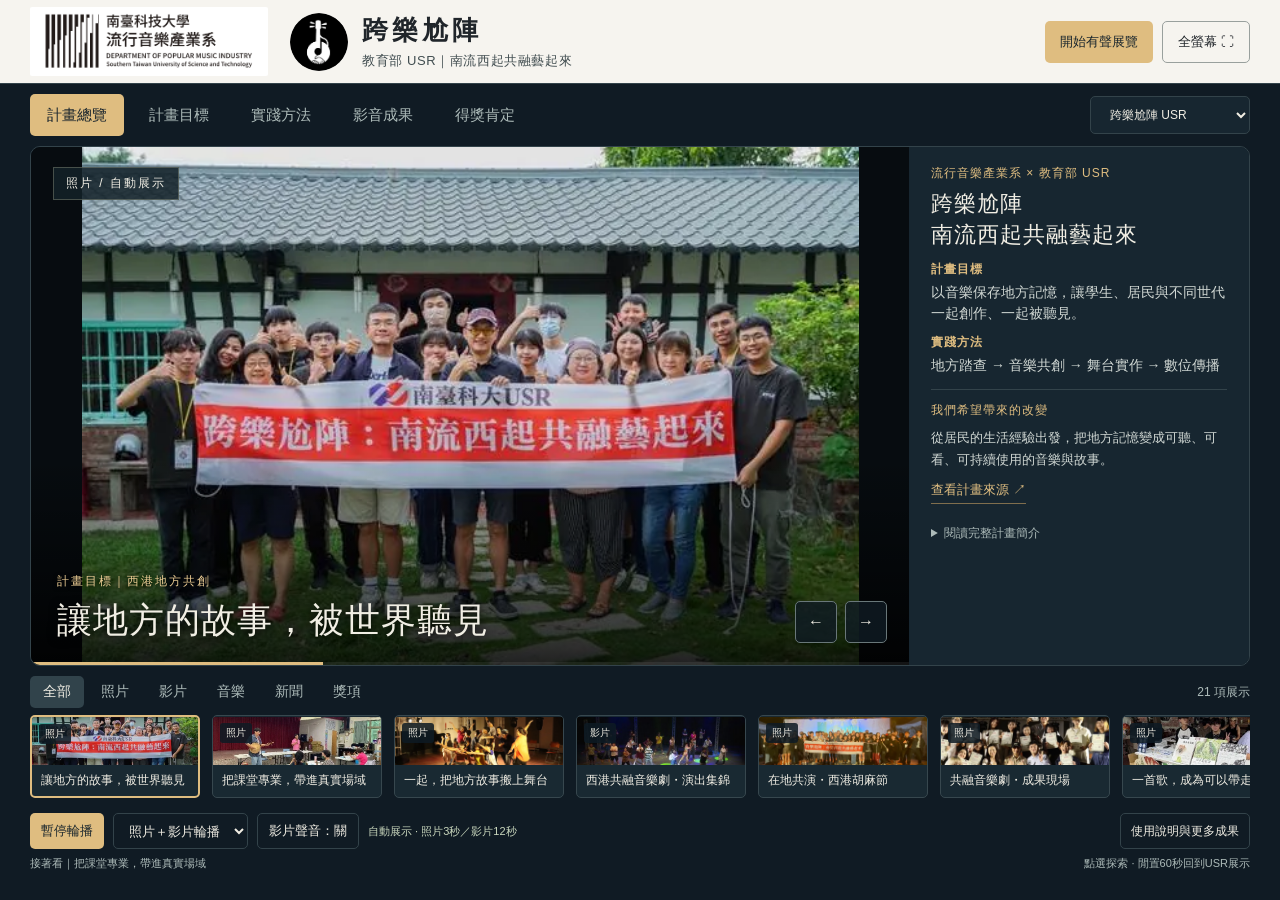
<file: exhibit/index.html>
<!doctype html>
<html lang="zh-Hant-TW"><head><meta charset="utf-8"><meta name="viewport" content="width=device-width,initial-scale=1"><meta name="referrer" content="strict-origin-when-cross-origin">
<title>流行音樂產業系 × 教育部 USR 跨樂尬陣｜成果互動展</title>
<meta name="description" content="南臺科技大學流行音樂產業系以音樂連結地方。認識教育部USR跨樂尬陣計畫的目標、實踐方法、影音作品與得獎成果。">
<meta property="og:title" content="南臺流音系 × 教育部 USR 跨樂尬陣｜成果互動展"><meta property="og:description" content="地方踏查、音樂共創、舞台實作與數位傳播。點選影片、照片、音樂，聽見地方的故事。"><meta property="og:image" content="https://singforfree2004-sudo.github.io/kygz-usr-site/assets/media/musical-residents-training.webp">
<link rel="stylesheet" href="style.css?v=20261029-fast"></head><body class="auto-mode">
<header><a class="department" href="https://pmi.stust.edu.tw/" target="_blank" rel="noopener noreferrer"><img src="assets/pmi-logo.png" alt="南臺科技大學流行音樂產業系正式標誌"></a><a class="identity" href="./"><img class="project-logo" src="assets/kygz-logo.jpg" alt="跨樂尬陣計畫標誌"><span><b>跨樂尬陣</b><small>教育部 USR｜南流西起共融藝起來</small></span></a><div class="head-actions"><button id="exhibition" class="primary">開始有聲展覽</button><button id="fullscreen">全螢幕 ⛶</button></div></header>
<main><div class="toolbar"><nav id="chapters" aria-label="計畫導覽"></nav><select id="projects" aria-label="選擇展示計畫"></select></div>
<section class="exhibit" aria-label="成果展示"><div class="visual"><div id="media"></div><div id="media-tag" class="media-tag"></div><div class="visual-bottom"><div><span id="item-meta"></span><h1 id="item-title"></h1></div><div class="arrows"><button id="prev" aria-label="上一項">←</button><button id="next" aria-label="下一項">→</button></div></div><div id="progress"><span></span></div></div>
<aside><div class="eyebrow" id="project-type"></div><h2 id="project-title"></h2><div class="purpose"><h3>計畫目標</h3><p id="project-goal"></p><h3>實踐方法</h3><p id="project-method"></p></div><div class="divider"></div><div class="eyebrow" id="evidence-label">此刻，看見的成果</div><p id="item-description" class="item-description"></p><div id="credits"></div><a id="source" target="_blank" rel="noopener noreferrer">查看作品來源 ↗</a><details id="project-detail"><summary>閱讀完整計畫簡介</summary><p id="project-description"></p><div id="project-tags" class="tags"></div></details><div id="listen-tools" hidden><p id="listen-note"></p><button id="extend">繼續聆聽</button><button id="end-listen">回到自動展示</button></div></aside></section>
<section class="collection" aria-label="點選成果"><div class="collection-top"><nav id="types" aria-label="成果類型"></nav><span id="count"></span></div><div id="rail"></div></section>
<footer><div class="playback"><button id="auto" class="primary">暫停輪播</button><select id="rotation-kind" aria-label="輪播內容"><option value="mixed" selected>照片＋影片輪播</option><option value="photos">照片與成果輪播</option></select><button id="sound">影片聲音：關</button><span id="status" role="status"></span></div><button id="resources">使用說明與更多成果</button></footer>
<div class="running-note"><span id="next-up"></span><span id="display-state">點選探索 · 閒置60秒回到USR展示</span></div>
</main>
<dialog id="lightbox"><button id="close-lightbox" aria-label="關閉照片">關閉 ×</button><img id="large-photo" alt=""><p id="large-caption"></p></dialog>
<dialog id="resources-dialog"><button id="close-resources">關閉 ×</button><h2>音樂，讓地方的故事繼續發聲。</h2><p>本展以南臺科技大學流行音樂產業系之教育部 USR 跨樂尬陣計畫為主軸，由徐志杰主持；呈現團隊與地方夥伴共同完成的成果。</p><p>點選縮圖看完整作品；閒置60秒回到展示。照片每3秒切換，輪播影片播放12秒精選。手動觀看影片保留完整播放時間。</p><p>StreetVoice請按播放器的播放鍵，聆聽時照片仍會輪播。音樂由播放器與裝置控制音量。</p><div class="resource-links"><a href="https://singforfree2004-sudo.github.io/kygz-usr-site/" target="_blank" rel="noopener noreferrer">完整USR計畫網站 ↗</a><a href="https://www.youtube.com/@跨樂尬陣/videos" target="_blank" rel="noopener noreferrer">YouTube影音頻道 ↗</a><a href="https://streetvoice.com/kygz_official/" target="_blank" rel="noopener noreferrer">StreetVoice原創歌曲 ↗</a><a href="https://xigang-podcast.firstory.io/" target="_blank" rel="noopener noreferrer">地方Podcast ↗</a><a href="https://pmi.stust.edu.tw/" target="_blank" rel="noopener noreferrer">流行音樂產業系 ↗</a><a id="offline-download" href="offline.html" download="南臺流音USR_離線照片展示.html">下載離線照片展示 ↓</a></div><p id="offline-note">備援檔下載後可直接開啟，無須網路即可輪播照片。YouTube與StreetVoice仍需網路。評鑑選輯以110–114學年度為主，115學年度成果另列。</p><label class="motion-choice"><input id="reduce-motion" type="checkbox">減少畫面動態</label></dialog>
<script src="data.js"></script><script type="module" src="app.js?v=20261029-fast"></script></body></html>
</file>
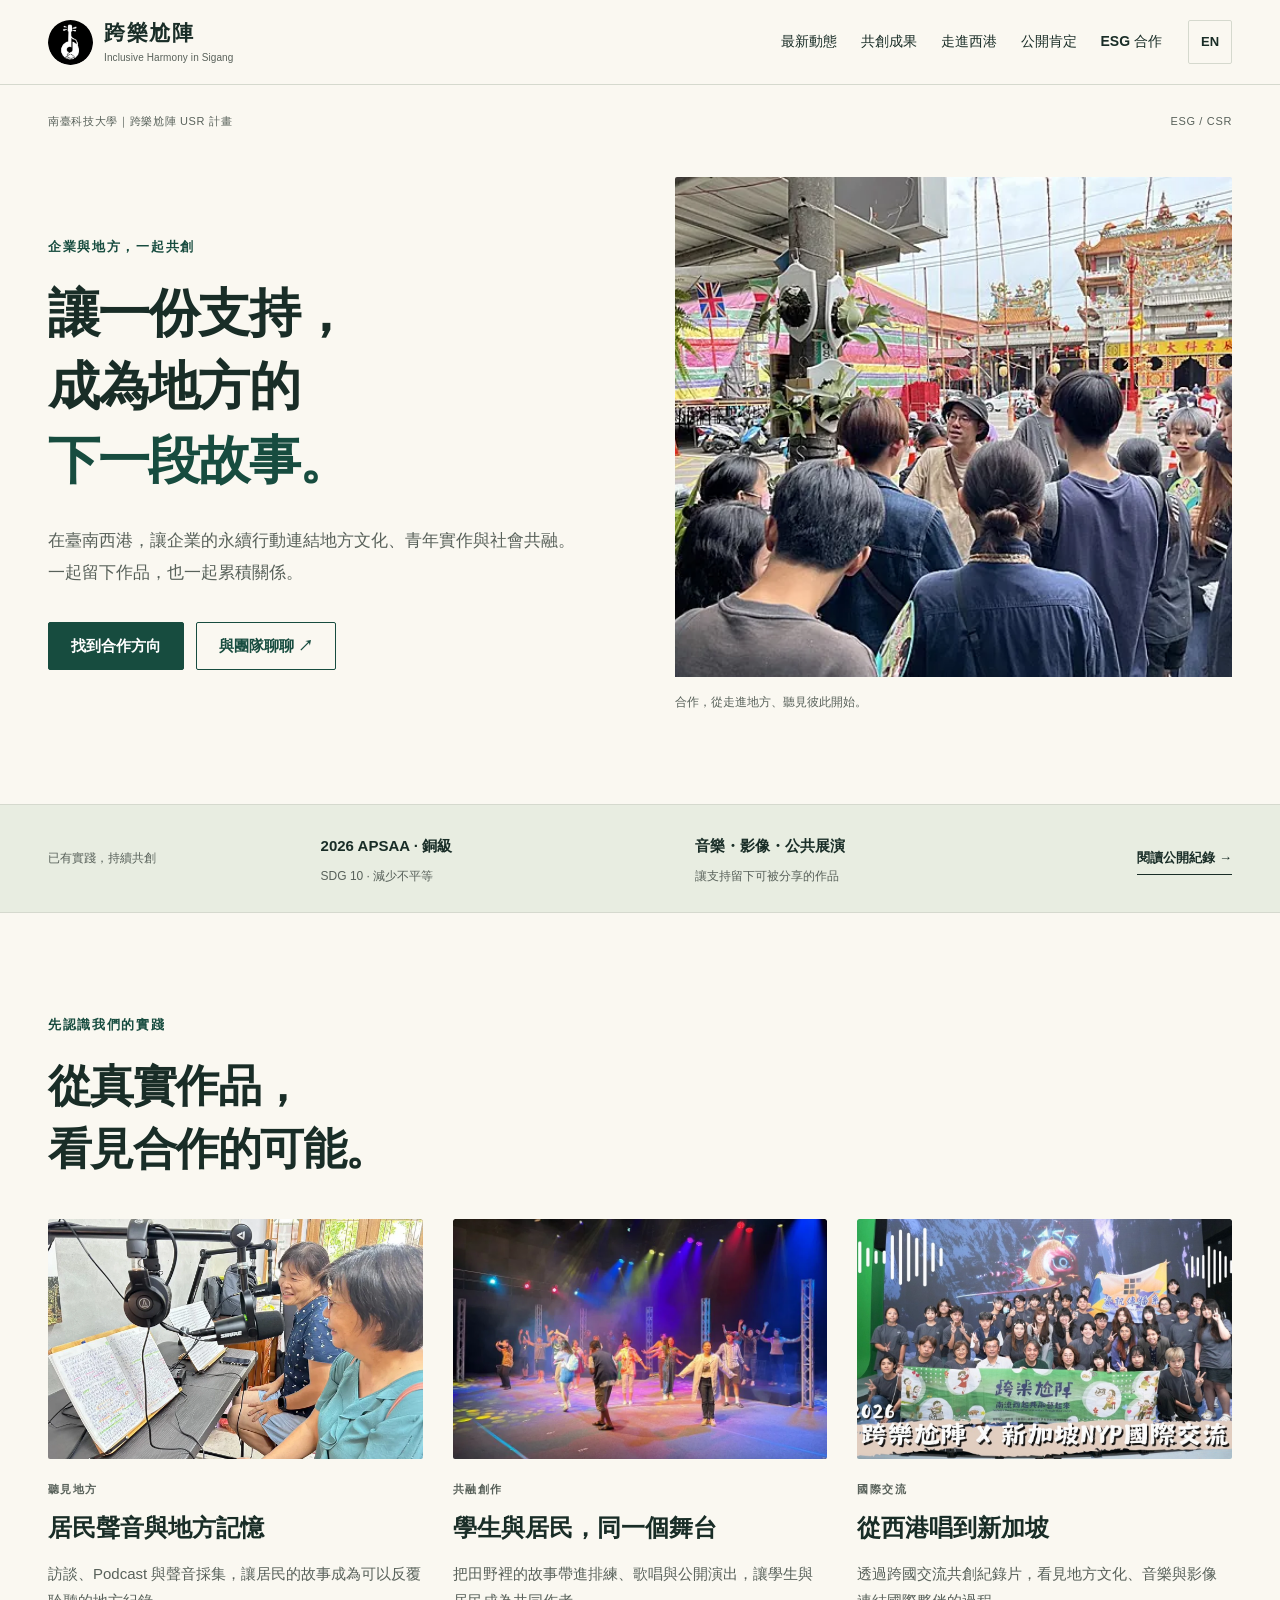
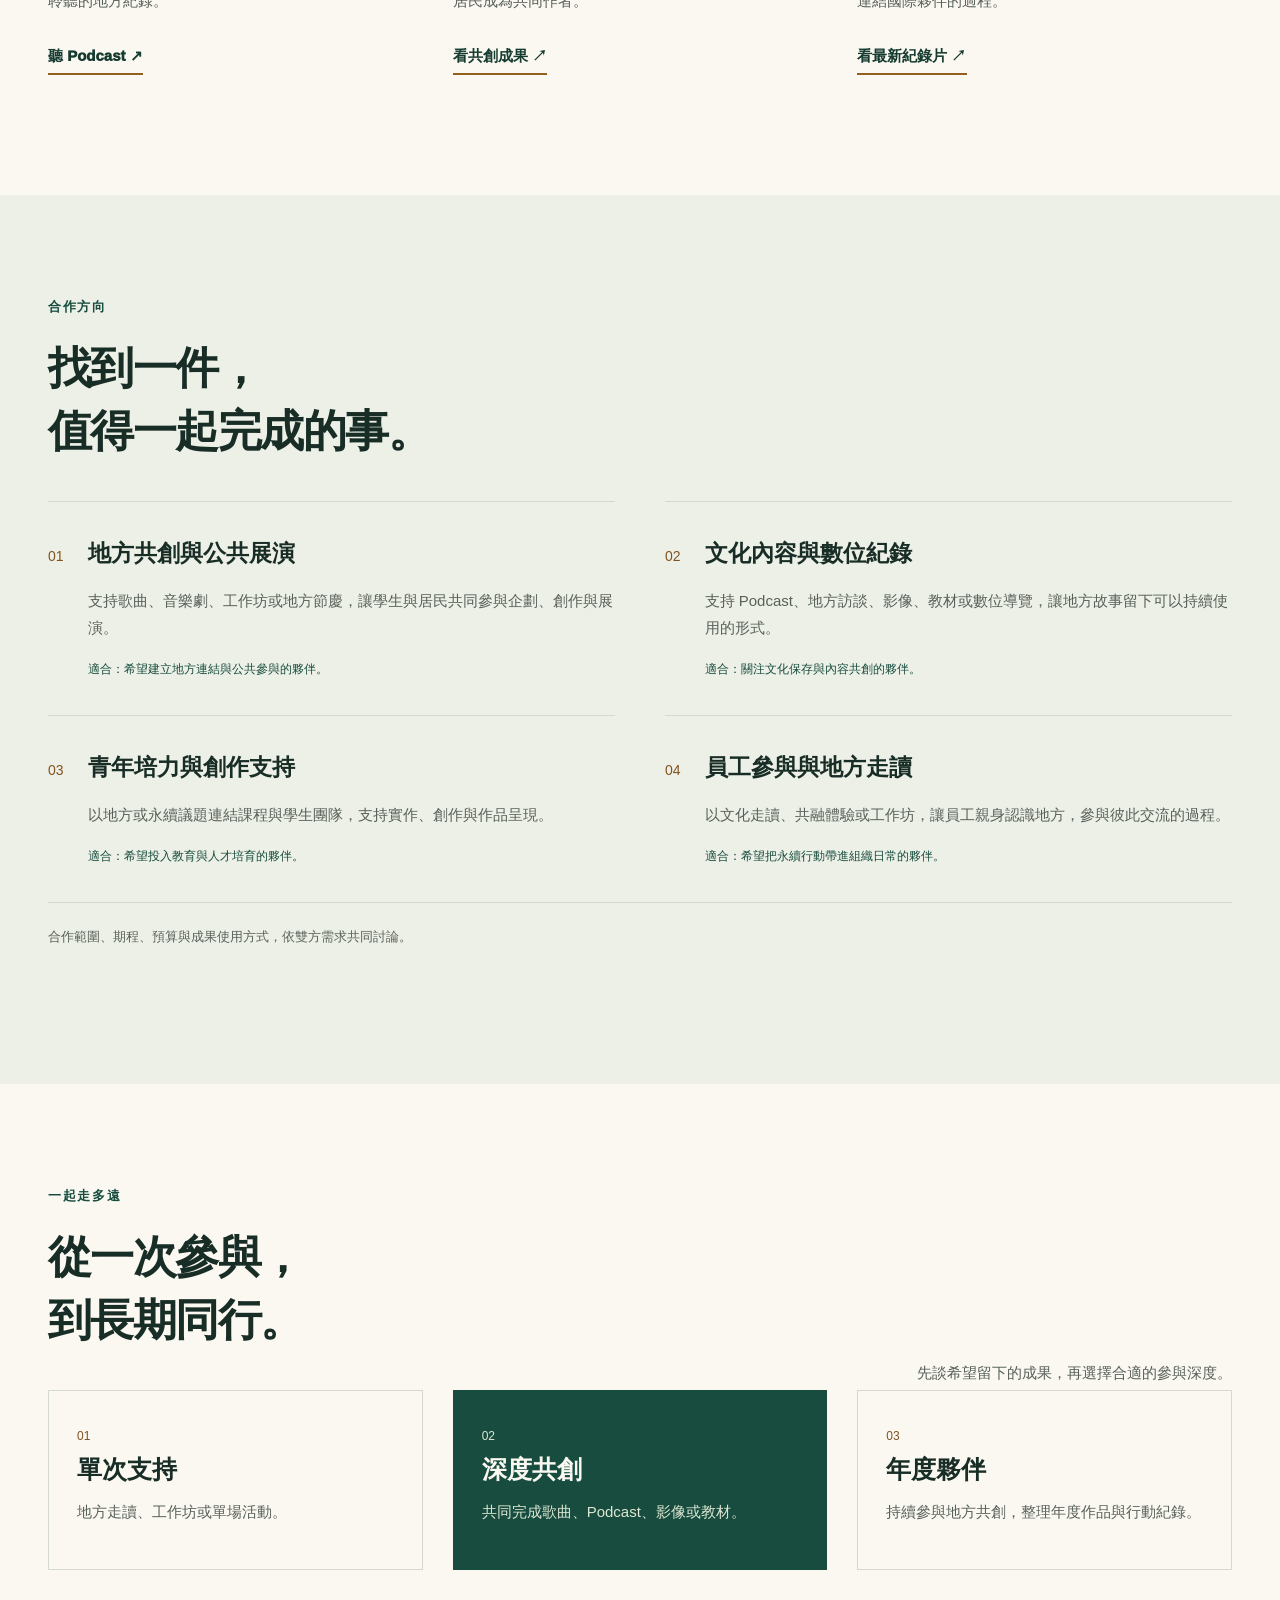
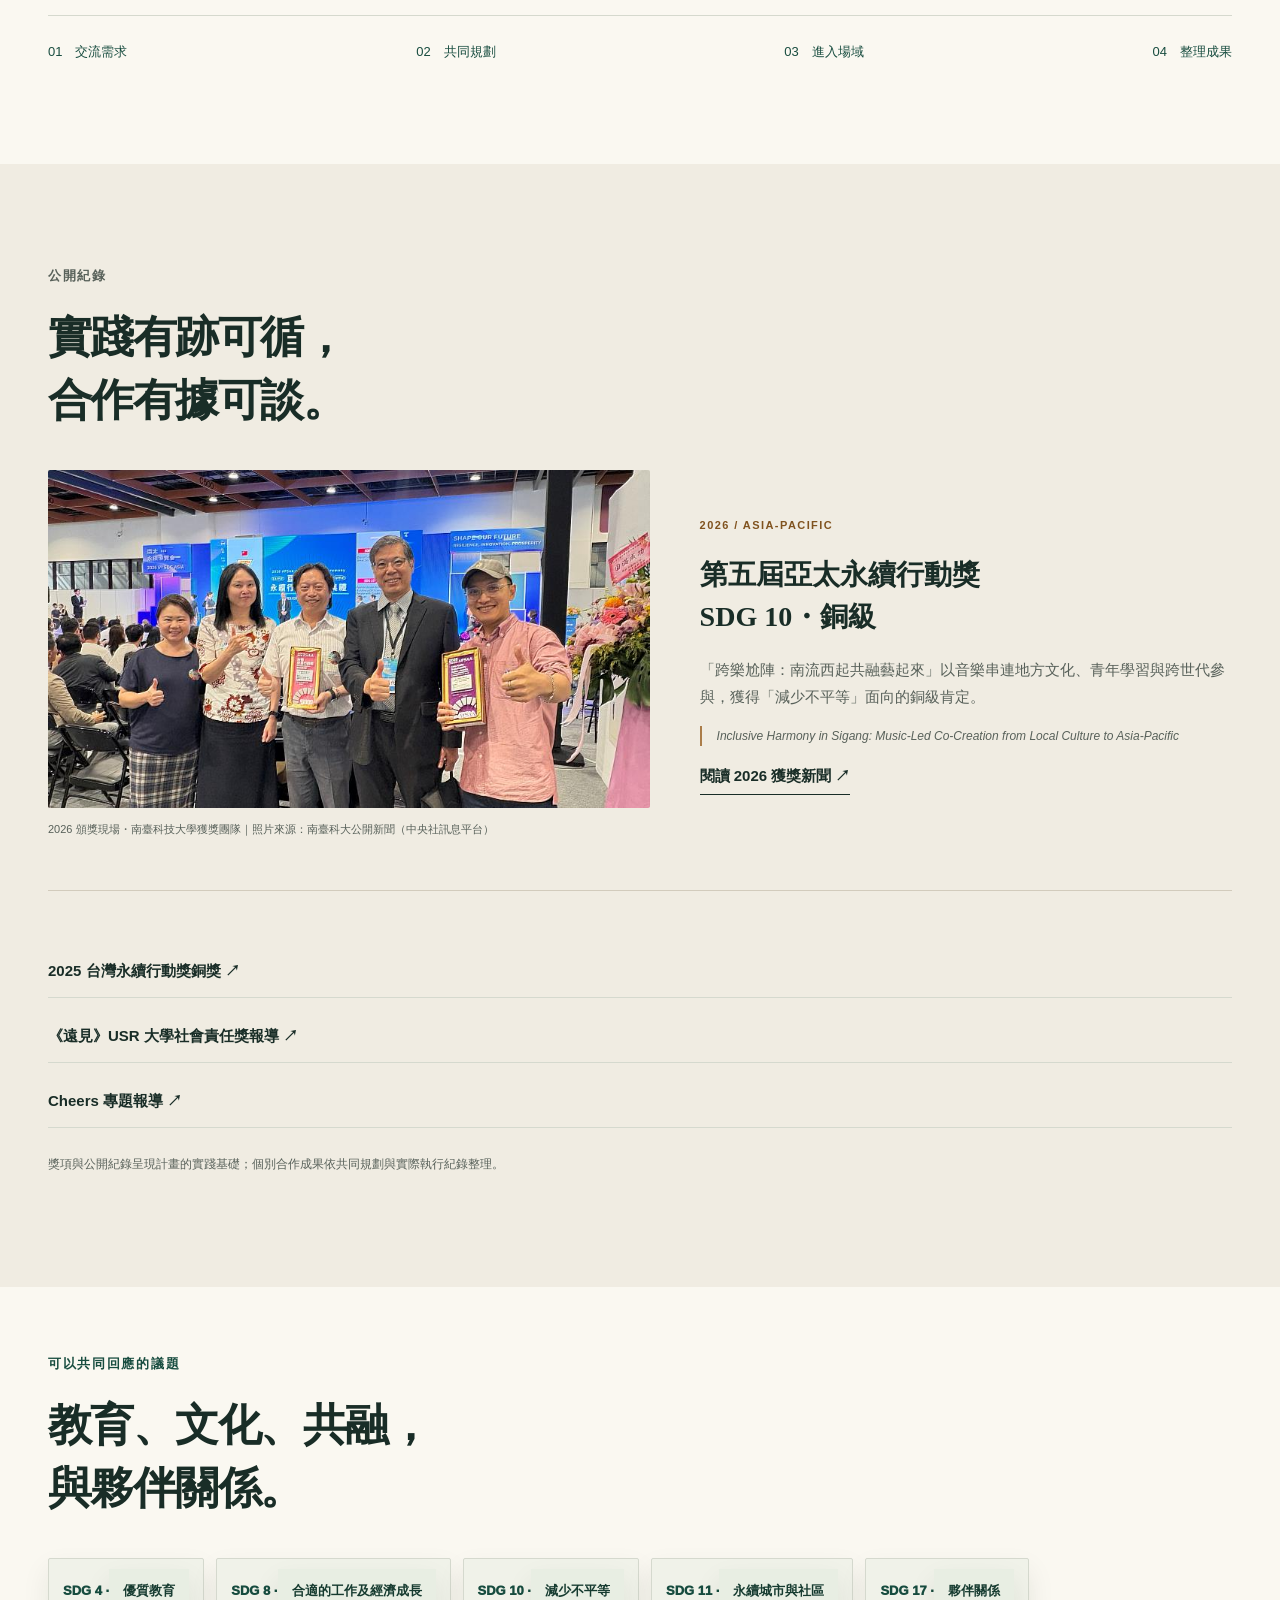
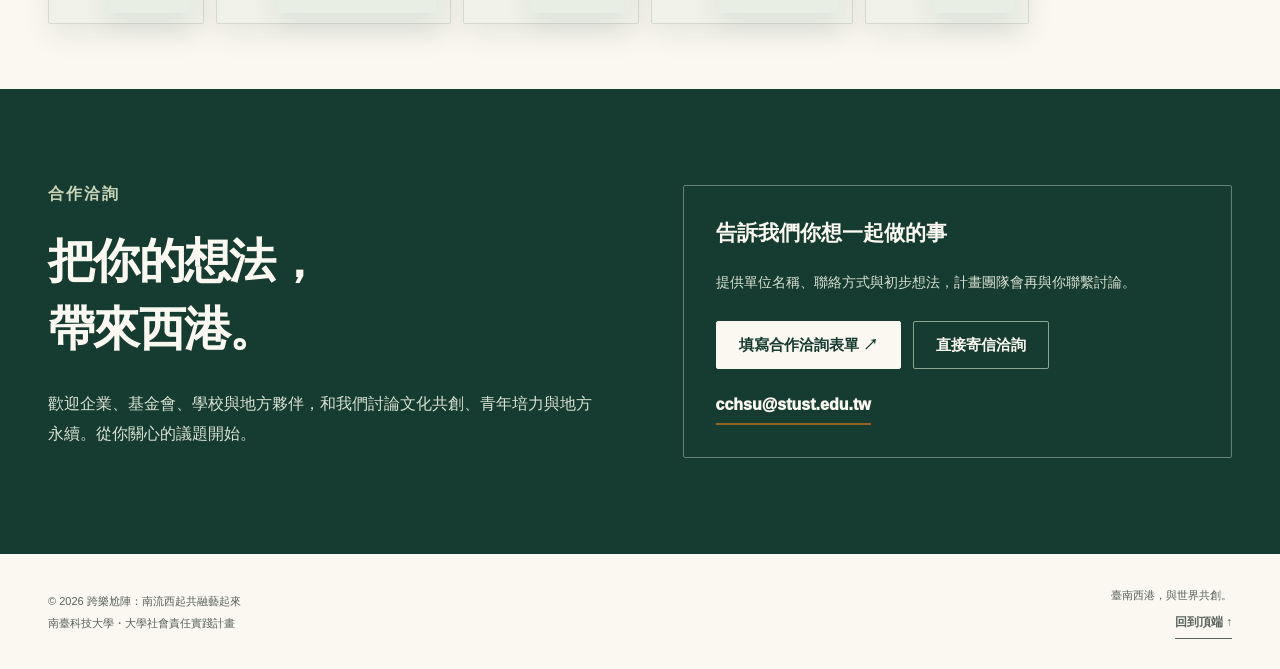
<file: esg.html>
<!doctype html>
<html lang="zh-Hant-TW">
<head>
<meta charset="utf-8">
<meta name="viewport" content="width=device-width, initial-scale=1">
<title>ESG 合作｜跨樂尬陣</title>
<meta name="description" content="從臺南西港出發，透過文化共創、青年培力與社會共融，和跨樂尬陣一起規劃企業 ESG 與 CSR 合作。2026 APSAA 亞太永續行動獎銅級。">
<meta property="og:title" content="ESG 合作｜跨樂尬陣">
<meta property="og:description" content="從臺南西港出發，透過文化共創、青年培力與社會共融，和跨樂尬陣一起規劃企業 ESG 與 CSR 合作。2026 APSAA 亞太永續行動獎銅級。">
<meta property="og:type" content="website">
<meta property="og:locale" content="zh_TW">
<meta property="og:url" content="https://singforfree2004-sudo.github.io/kygz-usr-site/esg.html">
<meta property="og:image" content="https://singforfree2004-sudo.github.io/kygz-usr-site/assets/media/apsaa-team-2026.jpg">
<link rel="canonical" href="https://singforfree2004-sudo.github.io/kygz-usr-site/esg.html">
<meta name="theme-color" content="#174c3f">
<link rel="stylesheet" href="styles.css?v=20260905">
<link rel="stylesheet" href="editorial.css?v=20260905">
</head>
<body data-lang="zh" class="esg-page">
<a class="skip-link" href="#main">
<span class="zh">跳到主要內容</span>
<span class="en">Skip to content</span>
</a>
<header class="site-header">
<div class="wrap nav">
<a class="brand" href="index.html#top" aria-label="跨樂尬陣首頁">
<img class="brand-logo" src="assets/logo.jpg" width="48" height="48" alt=""/>
<span>
<strong>跨樂尬陣</strong>
<small>Inclusive Harmony in Sigang</small>
</span>
</a>
<nav id="site-navigation" aria-label="主要導覽">
<a class="nav-link" href="index.html#latest">
<span class="zh">最新動態</span>
<span class="en">Latest</span>
</a>
<a class="nav-link" href="index.html#outcomes">
<span class="zh">共創成果</span>
<span class="en">Our work</span>
</a>
<a class="nav-link" href="index.html#story-map">
<span class="zh">走進西港</span>
<span class="en">Explore</span>
</a>
<a class="nav-link" href="index.html#recognition">
<span class="zh">公開肯定</span>
<span class="en">Recognition</span>
</a>
<a class="nav-link" href="esg.html">
<span class="zh">ESG 合作</span>
<span class="en">Partnership</span>
</a>
</nav>
<div class="nav-tools">
<button class="lang-toggle" type="button" aria-label="Switch to English">
<span class="zh">EN</span>
<span class="en">中文</span>
</button>
<button class="menu-toggle" type="button" aria-expanded="false" aria-controls="site-navigation">
<span class="zh">選單</span>
<span class="en">Menu</span>
<span aria-hidden="true">☰</span>
</button>
</div>
</div>
</header>
<main id="main">
<section class="esg-hero" id="top">
<div class="wrap hero-edition">
<span>
<span class="zh">南臺科技大學｜跨樂尬陣 USR 計畫</span>
<span class="en">STUST · Inclusive Harmony in Sigang</span>
</span>
<span>ESG / CSR</span>
</div>
<div class="wrap esg-hero-layout">
<div>
<p class="eyebrow">
<span class="zh">企業與地方，一起共創</span>
<span class="en">Partnership rooted in place</span>
</p>
<h1 id="esg-title">
<span class="zh">讓一份支持，<br>成為地方的<br>
<em>下一段故事。</em>
</span>
<span class="en">Your support.<br>A community’s<br>
<em>next chapter.</em>
</span>
</h1>
<p class="lead">
<span class="zh">在臺南西港，讓企業的永續行動連結地方文化、青年實作與社會共融。一起留下作品，也一起累積關係。</span>
<span class="en">Connect your sustainability commitments with local culture, student learning, and inclusion in Sigang, Tainan. Create lasting works and relationships together.</span>
</p>
<div class="hero-actions">
<a class="btn primary" href="#partnership">
<span class="zh">找到合作方向</span>
<span class="en">Explore partnerships</span>
</a>
<a class="btn" href="#contact">
<span class="zh">與團隊聊聊 ↗</span>
<span class="en">Talk with us ↗</span>
</a>
</div>
</div>
<figure class="esg-hero-photo">
<img src="assets/media/community-walk.webp" width="1200" height="800" alt="學生跟隨導覽走進西港街區" data-alt-en="Students exploring the streets of Sigang through a guided walk" fetchpriority="high">
<figcaption>
<span class="zh">合作，從走進地方、聽見彼此開始。</span>
<span class="en">Partnership begins by entering a place and listening.</span>
</figcaption>
</figure>
</div>
</section>
<section class="partnership-proof">
<div class="wrap proof-row">
<span class="proof-label">
<span class="zh">已有實踐，持續共創</span>
<span class="en">Established practice. Ongoing creation.</span>
</span>
<div>
<strong>2026 APSAA · <span class="zh">銅級</span>
<span class="en">Bronze</span>
</strong>
<p>SDG 10 · <span class="zh">減少不平等</span>
<span class="en">Reduced Inequalities</span>
</p>
</div>
<div>
<strong>
<span class="zh">音樂・影像・公共展演</span>
<span class="en">Music · Film · Performance</span>
</strong>
<p>
<span class="zh">讓支持留下可被分享的作品</span>
<span class="en">Shared works that live beyond an event</span>
</p>
</div>
<a class="text-link" href="#evidence">
<span class="zh">閱讀公開紀錄 →</span>
<span class="en">See the evidence →</span>
</a>
</div>
</section>
<section class="section esg-cases" id="cases">
<div class="wrap">
<div class="section-head">
<p class="section-kicker">
<span class="zh">先認識我們的實踐</span>
<span class="en">Our work in practice</span>
</p>
<h2>
<span class="zh">從真實作品，<br>看見合作的可能。</span>
<span class="en">Real work.<br>Shared possibilities.</span>
</h2>
</div>
<div class="case-grid">
<article class="case-card">
<img src="assets/media/sigang-mothers-podcast.webp" alt="居民聲音與地方記憶" data-alt-en="Voices and memories" loading="lazy">
<div>
<p class="section-kicker">
<span class="zh">聽見地方</span>
<span class="en">Local voices</span>
</p>
<h3>
<span class="zh">居民聲音與地方記憶</span>
<span class="en">Voices and memories</span>
</h3>
<p>
<span class="zh">訪談、Podcast 與聲音採集，讓居民的故事成為可以反覆聆聽的地方紀錄。</span>
<span class="en">Interviews, podcasts, and field recordings preserve residents’ stories as local memory we can return to.</span>
</p>
<a class="text-link" href="https://xigang-podcast.firstory.io/" target="_blank" rel="noopener noreferrer">
<span class="zh">聽 Podcast ↗</span>
<span class="en">Listen to the podcast ↗</span>
</a>
</div>
</article>
<article class="case-card">
<img src="assets/media/musical-training-performance.webp" alt="學生與居民，同一個舞台" data-alt-en="One stage, shared by all" loading="lazy">
<div>
<p class="section-kicker">
<span class="zh">共融創作</span>
<span class="en">Inclusive creation</span>
</p>
<h3>
<span class="zh">學生與居民，同一個舞台</span>
<span class="en">One stage, shared by all</span>
</h3>
<p>
<span class="zh">把田野裡的故事帶進排練、歌唱與公開演出，讓學生與居民成為共同作者。</span>
<span class="en">Field stories move into rehearsal, song, and public performance, with students and residents as co-authors.</span>
</p>
<a class="text-link" href="index.html#outcomes">
<span class="zh">看共創成果 ↗</span>
<span class="en">Explore the work ↗</span>
</a>
</div>
</article>
<article class="case-card">
<img src="assets/media/singapore-vlog-2026.jpg" alt="從西港唱到新加坡" data-alt-en="From Sigang to Singapore" loading="lazy">
<div>
<p class="section-kicker">
<span class="zh">國際交流</span>
<span class="en">International exchange</span>
</p>
<h3>
<span class="zh">從西港唱到新加坡</span>
<span class="en">From Sigang to Singapore</span>
</h3>
<p>
<span class="zh">透過跨國交流共創紀錄片，看見地方文化、音樂與影像連結國際夥伴的過程。</span>
<span class="en">The new co-creation documentary follows local culture, music, and film as they connect with international partners.</span>
</p>
<a class="text-link" href="index.html#international">
<span class="zh">看最新紀錄片 ↗</span>
<span class="en">Watch the new film ↗</span>
</a>
</div>
</article>
</div>
</div>
</section>
<section class="section esg-partnership" id="partnership">
<div class="wrap">
<div class="section-head">
<p class="section-kicker">
<span class="zh">合作方向</span>
<span class="en">Ways to participate</span>
</p>
<h2>
<span class="zh">找到一件，<br>值得一起完成的事。</span>
<span class="en">Find something<br>worth creating together.</span>
</h2>
</div>
<div class="partner-options">
<article class="partner-option">
<span class="option-number">01</span>
<div>
<h3>
<span class="zh">地方共創與公共展演</span>
<span class="en">Community co-creation</span>
</h3>
<p>
<span class="zh">支持歌曲、音樂劇、工作坊或地方節慶，讓學生與居民共同參與企劃、創作與展演。</span>
<span class="en">Support songs, musical theatre, workshops, or local festivals created and performed by students and residents.</span>
</p>
<p class="option-fit">
<span class="zh">適合：希望建立地方連結與公共參與的夥伴。</span>
<span class="en">For partners seeking community connections and public participation.</span>
</p>
</div>
</article>
<article class="partner-option">
<span class="option-number">02</span>
<div>
<h3>
<span class="zh">文化內容與數位紀錄</span>
<span class="en">Cultural content and documentation</span>
</h3>
<p>
<span class="zh">支持 Podcast、地方訪談、影像、教材或數位導覽，讓地方故事留下可以持續使用的形式。</span>
<span class="en">Support podcasts, interviews, films, learning materials, or digital interpretation that give local stories a lasting form.</span>
</p>
<p class="option-fit">
<span class="zh">適合：關注文化保存與內容共創的夥伴。</span>
<span class="en">For partners interested in cultural preservation and co-created content.</span>
</p>
</div>
</article>
<article class="partner-option">
<span class="option-number">03</span>
<div>
<h3>
<span class="zh">青年培力與創作支持</span>
<span class="en">Learning through creation</span>
</h3>
<p>
<span class="zh">以地方或永續議題連結課程與學生團隊，支持實作、創作與作品呈現。</span>
<span class="en">Connect local or sustainability themes with courses and student teams, supporting practice, creation, and showcases.</span>
</p>
<p class="option-fit">
<span class="zh">適合：希望投入教育與人才培育的夥伴。</span>
<span class="en">For partners committed to education and student development.</span>
</p>
</div>
</article>
<article class="partner-option">
<span class="option-number">04</span>
<div>
<h3>
<span class="zh">員工參與與地方走讀</span>
<span class="en">Employee engagement</span>
</h3>
<p>
<span class="zh">以文化走讀、共融體驗或工作坊，讓員工親身認識地方，參與彼此交流的過程。</span>
<span class="en">Invite employees into guided walks, inclusive experiences, and workshops to learn from local communities.</span>
</p>
<p class="option-fit">
<span class="zh">適合：希望把永續行動帶進組織日常的夥伴。</span>
<span class="en">For partners bringing sustainability into everyday organizational life.</span>
</p>
</div>
</article>
</div>
<p class="partnership-note">
<span class="zh">合作範圍、期程、預算與成果使用方式，依雙方需求共同討論。</span>
<span class="en">Scope, timeline, budget, and use of the resulting materials are agreed together.</span>
</p>
</div>
</section>
<section class="section partnership-process">
<div class="wrap">
<div class="split-heading">
<div class="section-head">
<p class="section-kicker">
<span class="zh">一起走多遠</span>
<span class="en">The shape of a partnership</span>
</p>
<h2>
<span class="zh">從一次參與，<br>到長期同行。</span>
<span class="en">From a first step<br>to a lasting relationship.</span>
</h2>
</div>
<p>
<span class="zh">先談希望留下的成果，再選擇合適的參與深度。</span>
<span class="en">Start with what you hope to leave behind, then choose the right level of involvement.</span>
</p>
</div>
<div class="partnership-levels">
<article>
<span>01</span>
<h3>
<span class="zh">單次支持</span>
<span class="en">A first step</span>
</h3>
<p>
<span class="zh">地方走讀、工作坊或單場活動。</span>
<span class="en">A guided walk, workshop, or single event.</span>
</p>
</article>
<article>
<span>02</span>
<h3>
<span class="zh">深度共創</span>
<span class="en">Co-create</span>
</h3>
<p>
<span class="zh">共同完成歌曲、Podcast、影像或教材。</span>
<span class="en">Create songs, podcasts, films, or learning materials together.</span>
</p>
</article>
<article>
<span>03</span>
<h3>
<span class="zh">年度夥伴</span>
<span class="en">An ongoing partnership</span>
</h3>
<p>
<span class="zh">持續參與地方共創，整理年度作品與行動紀錄。</span>
<span class="en">Support ongoing creation, with a record of the year’s works and activities.</span>
</p>
</article>
</div>
<div class="process-line">
<span>
<span class="zh">01　交流需求</span>
<span class="en">01　Share your goals</span>
</span>
<span>
<span class="zh">02　共同規劃</span>
<span class="en">02　Plan together</span>
</span>
<span>
<span class="zh">03　進入場域</span>
<span class="en">03　Create in the field</span>
</span>
<span>
<span class="zh">04　整理成果</span>
<span class="en">04　Document the work</span>
</span>
</div>
</div>
</section>
<section class="section recognition-section" id="evidence">
<div class="wrap">
<div class="section-head">
<p class="section-kicker">
<span class="zh">公開紀錄</span>
<span class="en">Public evidence</span>
</p>
<h2>
<span class="zh">實踐有跡可循，<br>合作有據可談。</span>
<span class="en">A record of practice.<br>A basis for partnership.</span>
</h2>
</div>
<article class="award-feature">
<figure>
<img src="assets/media/apsaa-team-2026.jpg" width="800" height="450" alt="南臺科大副校長王振乾與 2026 永續行動獎獲獎計畫團隊老師合影" data-alt-en="STUST Vice President Wang Chen-Chien with the 2026 award-winning project teams" loading="lazy">
<figcaption>
<span class="zh">2026 頒獎現場・南臺科技大學獲獎團隊｜照片來源：南臺科大公開新聞（中央社訊息平台）</span>
<span class="en">2026 awards ceremony · STUST project teams. Photo: STUST news release on CNA Postwrite.</span>
</figcaption>
</figure>
<div>
<p class="section-kicker">2026 / ASIA-PACIFIC</p>
<h3>
<span class="zh">第五屆亞太永續行動獎<br>SDG 10・銅級</span>
<span class="en">5th Asia-Pacific Sustainability Action Awards<br>SDG 10 · Bronze</span>
</h3>
<p>
<span class="zh">「跨樂尬陣：南流西起共融藝起來」以音樂串連地方文化、青年學習與跨世代參與，獲得「減少不平等」面向的銅級肯定。</span>
<span class="en">Inclusive Harmony in Sigang connects local culture, student learning, and participation across generations through music. The project received Bronze in SDG 10: Reduced Inequalities.</span>
</p>
<p class="award-case">Inclusive Harmony in Sigang: Music-Led Co-Creation from Local Culture to Asia-Pacific</p>
<a class="text-link" href="https://www.cna.com.tw/postwrite/chi/442698" target="_blank" rel="noopener noreferrer">
<span class="zh">閱讀 2026 獲獎新聞 ↗</span>
<span class="en">Read the 2026 award announcement ↗</span>
</a>
</div>
</article>
<div class="evidence-links">
<a class="text-link" href="https://news.stust.edu.tw/pid/8484" target="_blank" rel="noopener noreferrer">
<span class="zh">2025 台灣永續行動獎銅獎 ↗</span>
<span class="en">2025 Taiwan Sustainability Action Award · Bronze ↗</span>
</a>
<a class="text-link" href="https://news.stust.edu.tw/pid/7332" target="_blank" rel="noopener noreferrer">
<span class="zh">《遠見》USR 大學社會責任獎報導 ↗</span>
<span class="en">Global Views USR Award coverage ↗</span>
</a>
<a class="text-link" href="https://www.cheers.com.tw/article/article.action?id=5104314&page=2" target="_blank" rel="noopener noreferrer">
<span class="zh">Cheers 專題報導 ↗</span>
<span class="en">Cheers feature article ↗</span>
</a>
</div>
<p class="evidence-note">
<span class="zh">獎項與公開紀錄呈現計畫的實踐基礎；個別合作成果依共同規劃與實際執行紀錄整理。</span>
<span class="en">Awards and public records document the project’s established practice. Each partnership’s outcomes are documented according to its agreed plan and actual delivery.</span>
</p>
</div>
</section>
<section class="section esg-tags-section">
<div class="wrap">
<div class="section-head">
<p class="section-kicker">
<span class="zh">可以共同回應的議題</span>
<span class="en">Shared themes</span>
</p>
<h2>
<span class="zh">教育、文化、共融，<br>與夥伴關係。</span>
<span class="en">Education, culture,<br>inclusion, and partnership.</span>
</h2>
</div>
<div class="sdg-row">
<span>SDG 4 · <span class="zh">優質教育</span>
<span class="en">Quality Education</span>
</span>
<span>SDG 8 · <span class="zh">合適的工作及經濟成長</span>
<span class="en">Decent Work and Economic Growth</span>
</span>
<span>SDG 10 · <span class="zh">減少不平等</span>
<span class="en">Reduced Inequalities</span>
</span>
<span>SDG 11 · <span class="zh">永續城市與社區</span>
<span class="en">Sustainable Cities and Communities</span>
</span>
<span>SDG 17 · <span class="zh">夥伴關係</span>
<span class="en">Partnerships for the Goals</span>
</span>
</div>
</div>
</section>
<section class="contact-section" id="contact">
<div class="wrap contact-box">
<div>
<p class="section-kicker">
<span class="zh">合作洽詢</span>
<span class="en">Let’s talk</span>
</p>
<h2>
<span class="zh">把你的想法，<br>帶來西港。</span>
<span class="en">Bring your ideas<br>to Sigang.</span>
</h2>
<p>
<span class="zh">歡迎企業、基金會、學校與地方夥伴，和我們討論文化共創、青年培力與地方永續。從你關心的議題開始。</span>
<span class="en">We welcome companies, foundations, schools, and community partners to explore cultural co-creation, student development, and local sustainability. Start with what matters to you.</span>
</p>
</div>
<div class="inquiry-card">
<h3>
<span class="zh">告訴我們你想一起做的事</span>
<span class="en">Tell us what you have in mind</span>
</h3>
<p>
<span class="zh">提供單位名稱、聯絡方式與初步想法，計畫團隊會再與你聯繫討論。</span>
<span class="en">Share your organization, contact details, and initial ideas. Our team will get in touch to discuss a possible collaboration.</span>
</p>
<div class="contact-actions">
<a class="btn primary" href="https://docs.google.com/forms/d/e/1FAIpQLSerGjGb8h0sT4dkuWmq8SA1mb-lMNhvYMEVCrB0t82yMTvXIQ/viewform?usp=sf_link" target="_blank" rel="noopener noreferrer">
<span class="zh">填寫合作洽詢表單 ↗</span>
<span class="en">Partnership inquiry form ↗</span>
</a>
<a class="btn light" href="mailto:cchsu@stust.edu.tw?subject=USR%20ESG%20Partnership">
<span class="zh">直接寄信洽詢</span>
<span class="en">Email the team</span>
</a>
</div>
<a class="contact-email" href="mailto:cchsu@stust.edu.tw">cchsu@stust.edu.tw</a>
</div>
</div>
</section>
</main>
<footer class="site-footer">
<div class="wrap">
<span>© <span id="year">2026</span> 跨樂尬陣：南流西起共融藝起來<br>
<span class="zh">南臺科技大學・大學社會責任實踐計畫</span>
<span class="en">Southern Taiwan University of Science and Technology · USR</span>
</span>
<span>
<span class="zh">臺南西港，與世界共創。</span>
<span class="en">Rooted in Sigang. Creating together.</span>
<br>
<a class="text-link" href="#top">
<span class="zh">回到頂端 ↑</span>
<span class="en">Back to top ↑</span>
</a>
</span>
</div>
</footer>
<script src="script.js?v=20260905">
</script>
</body>
</html>
</file>
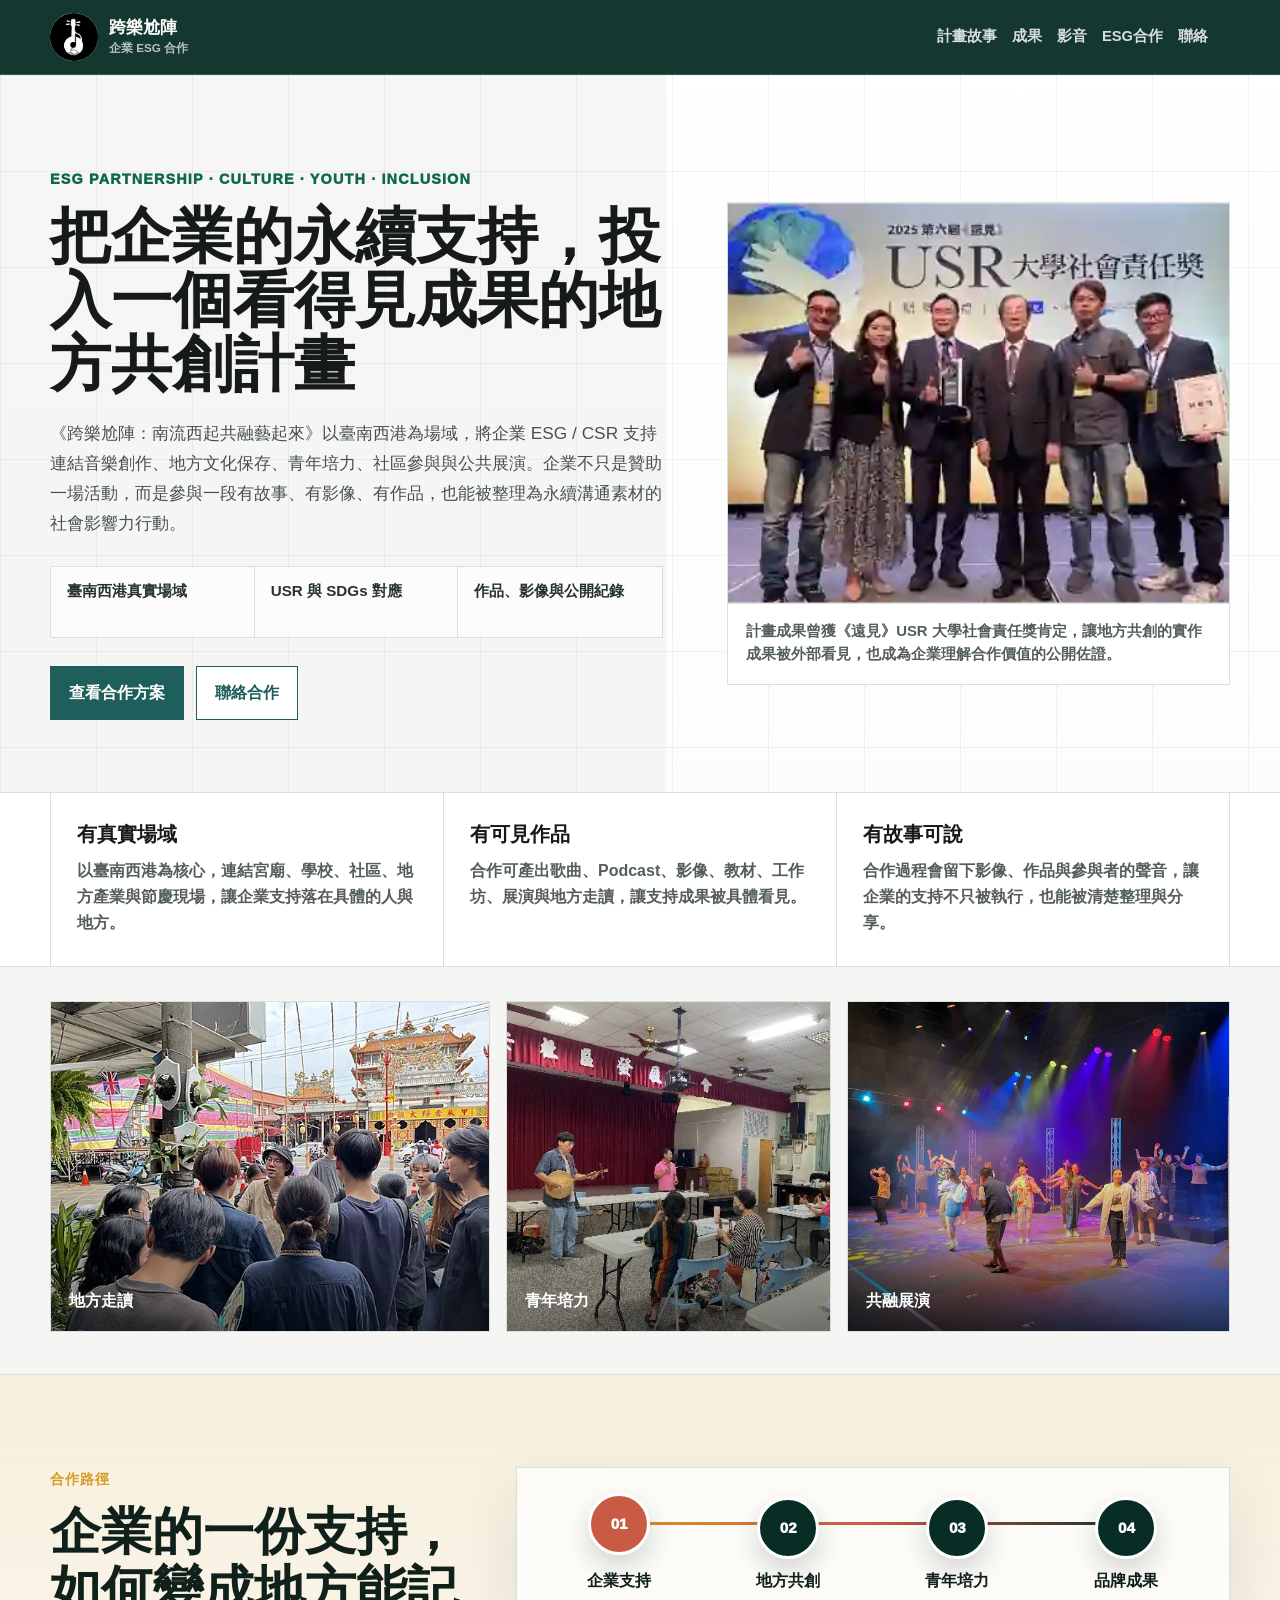
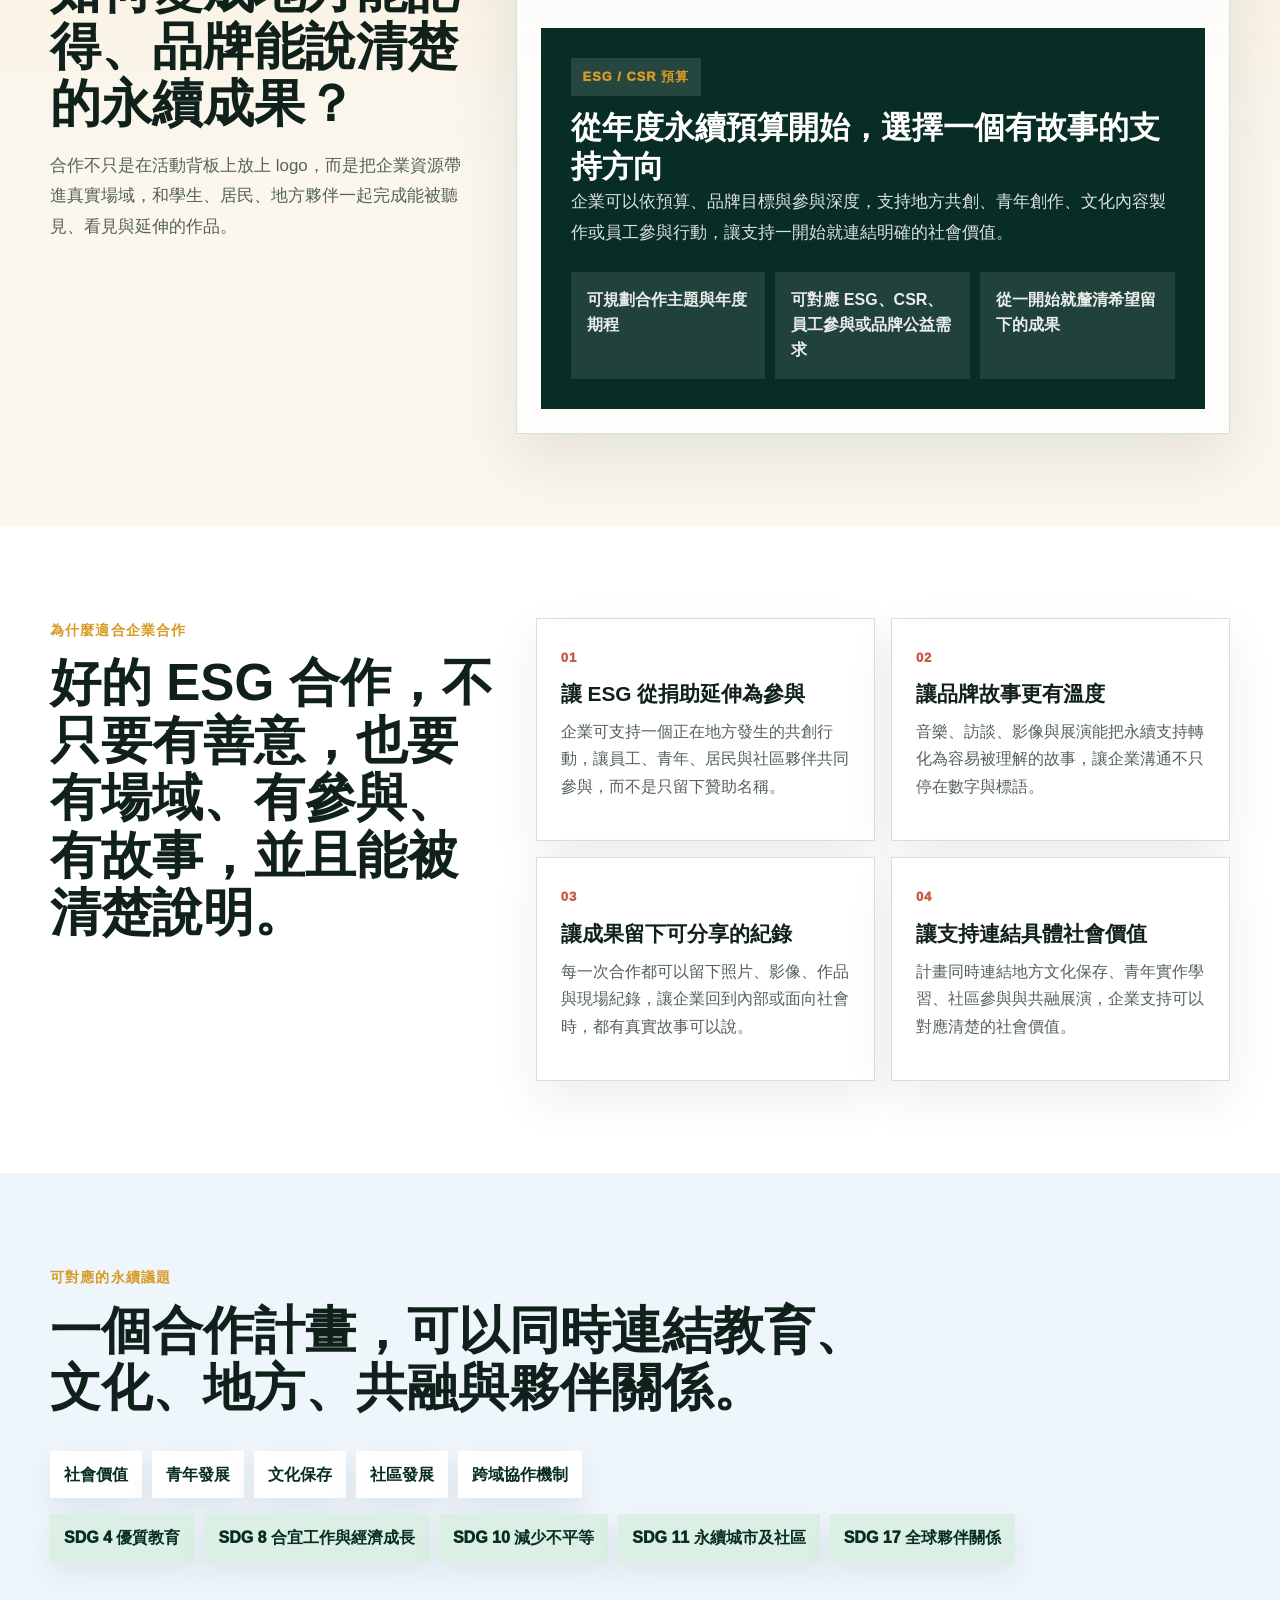
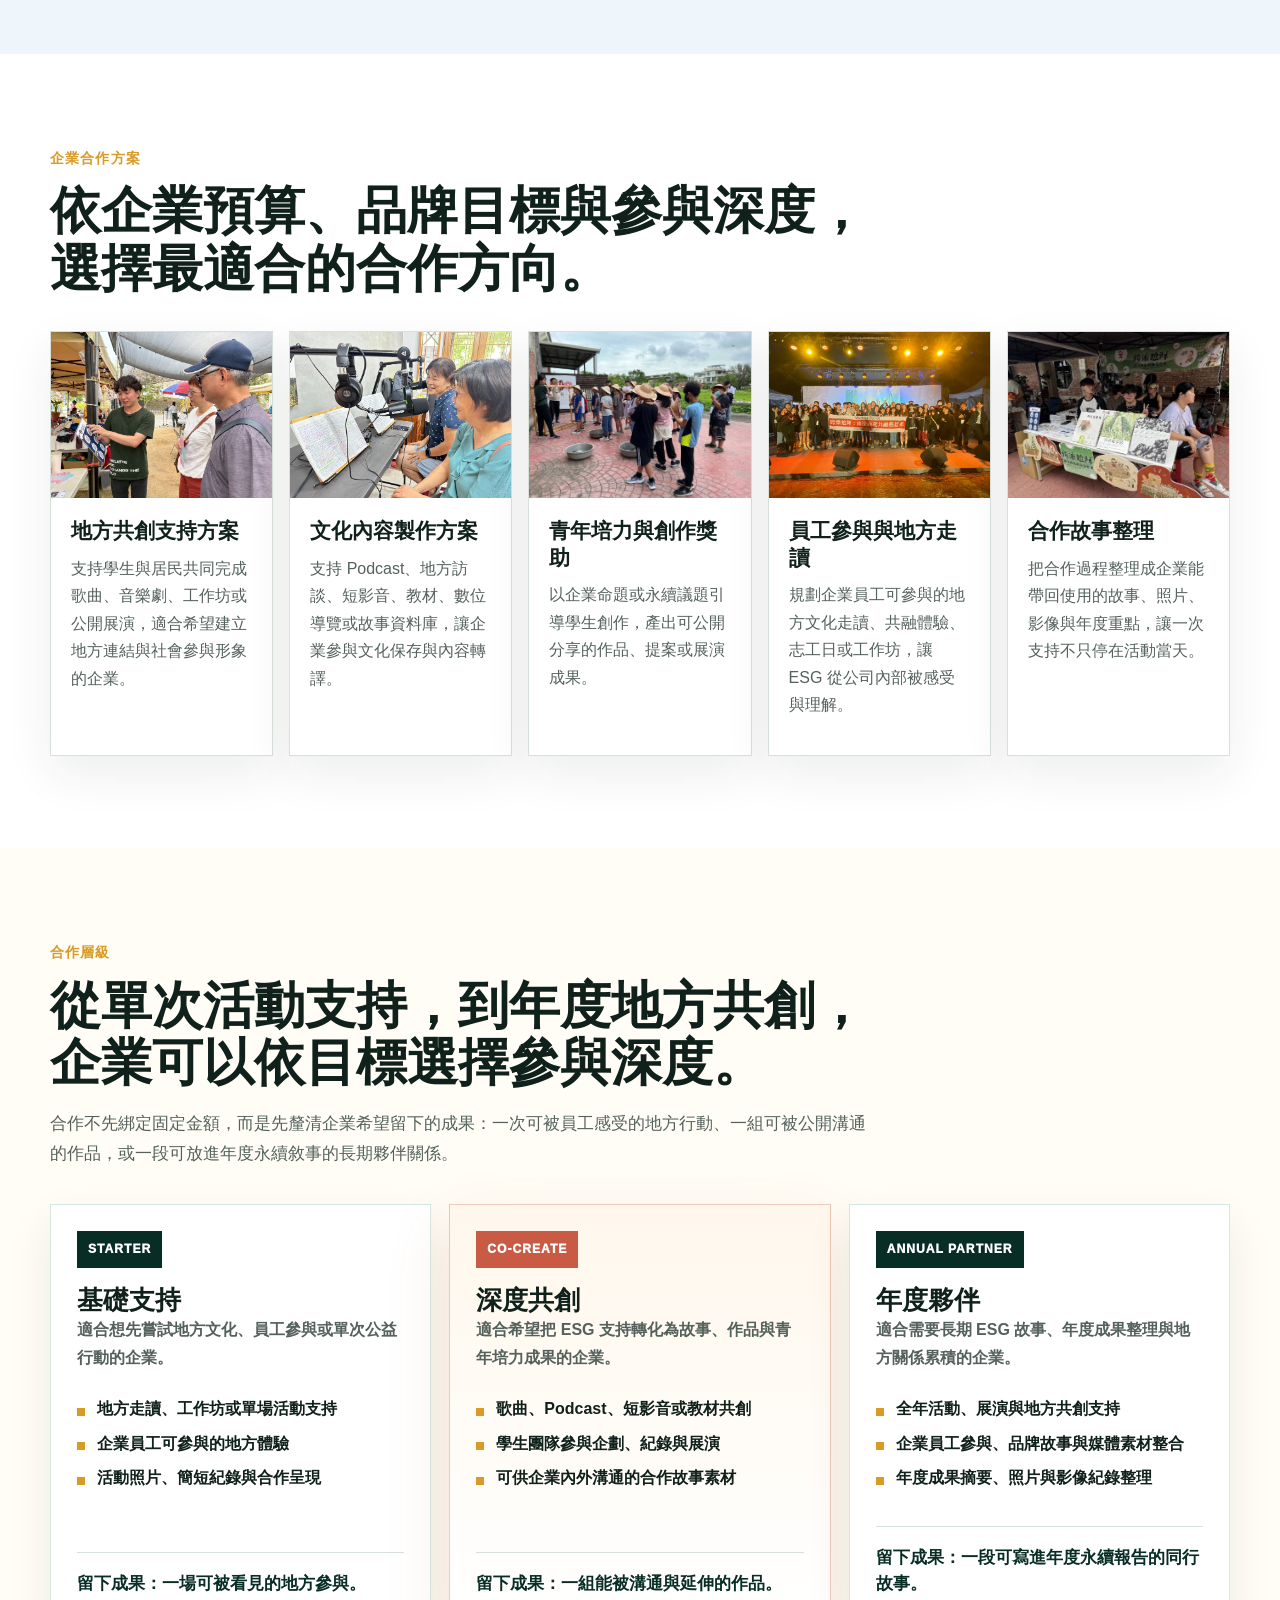
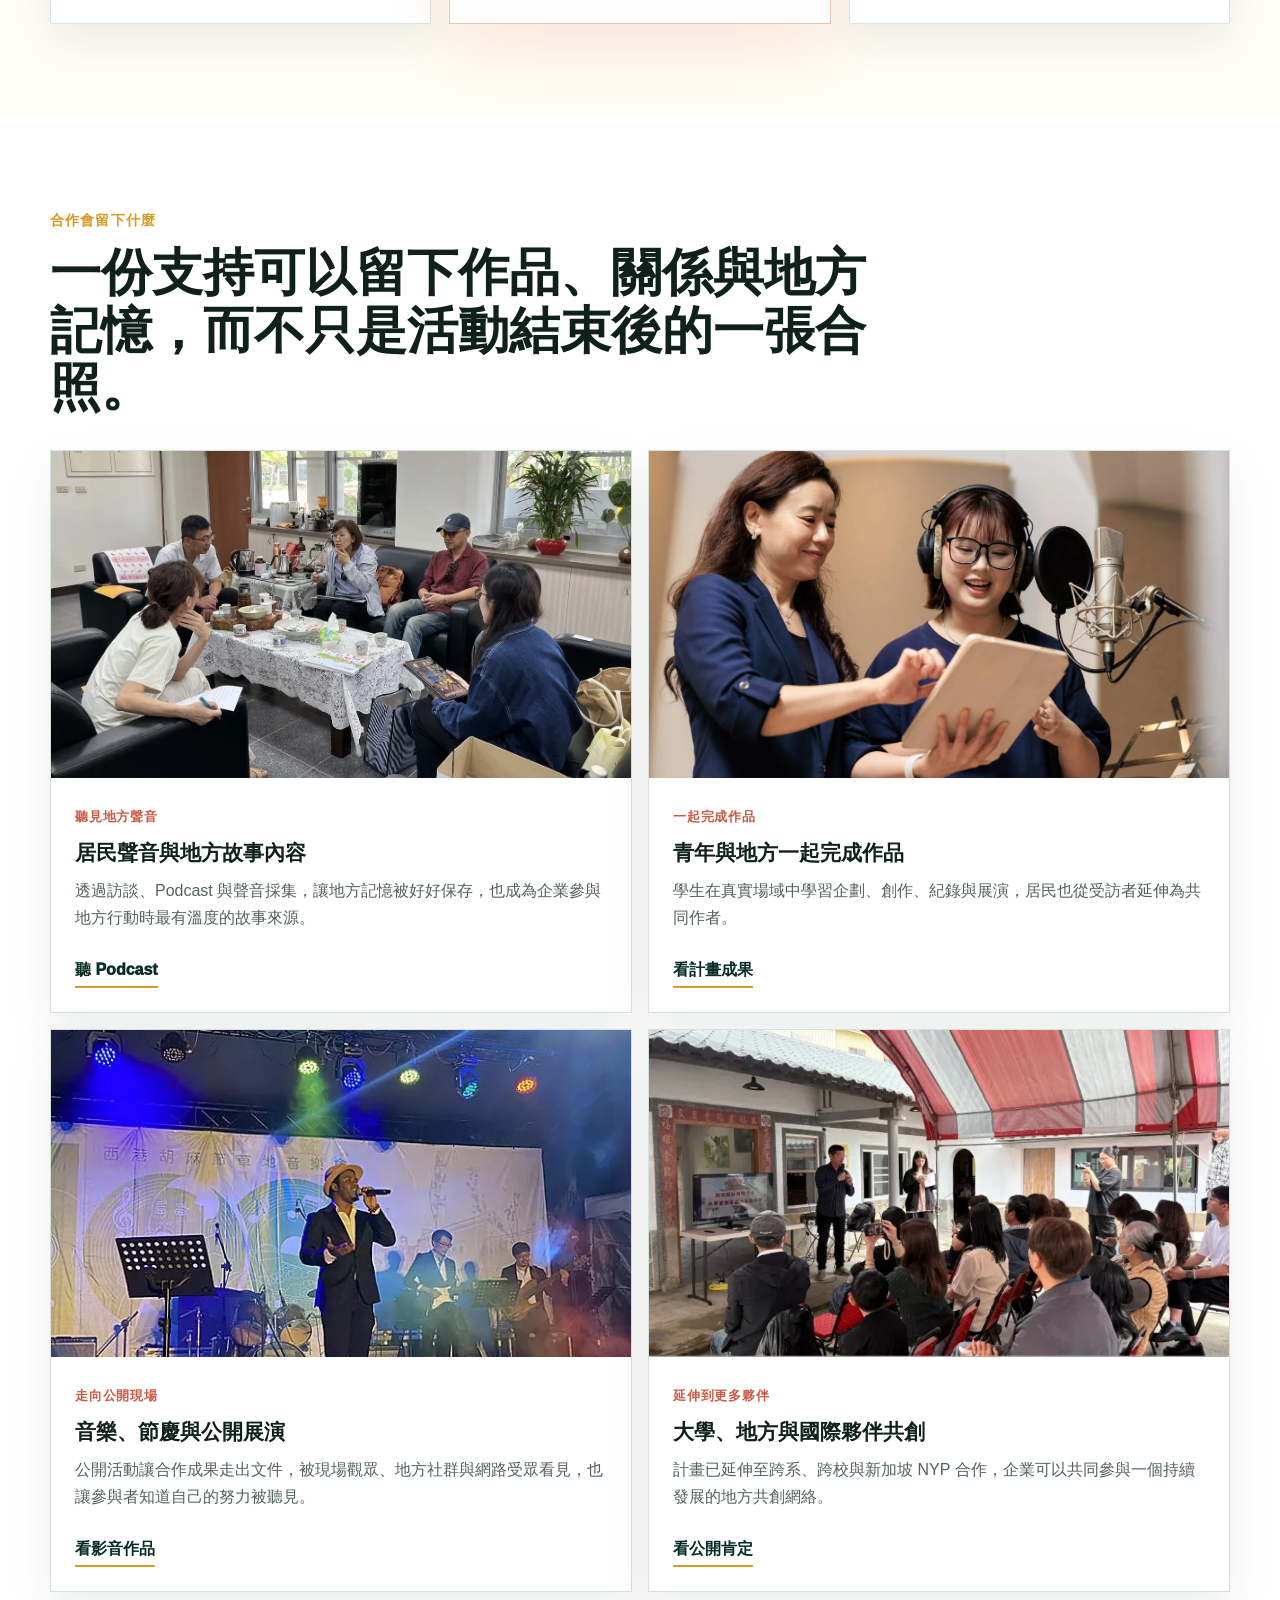
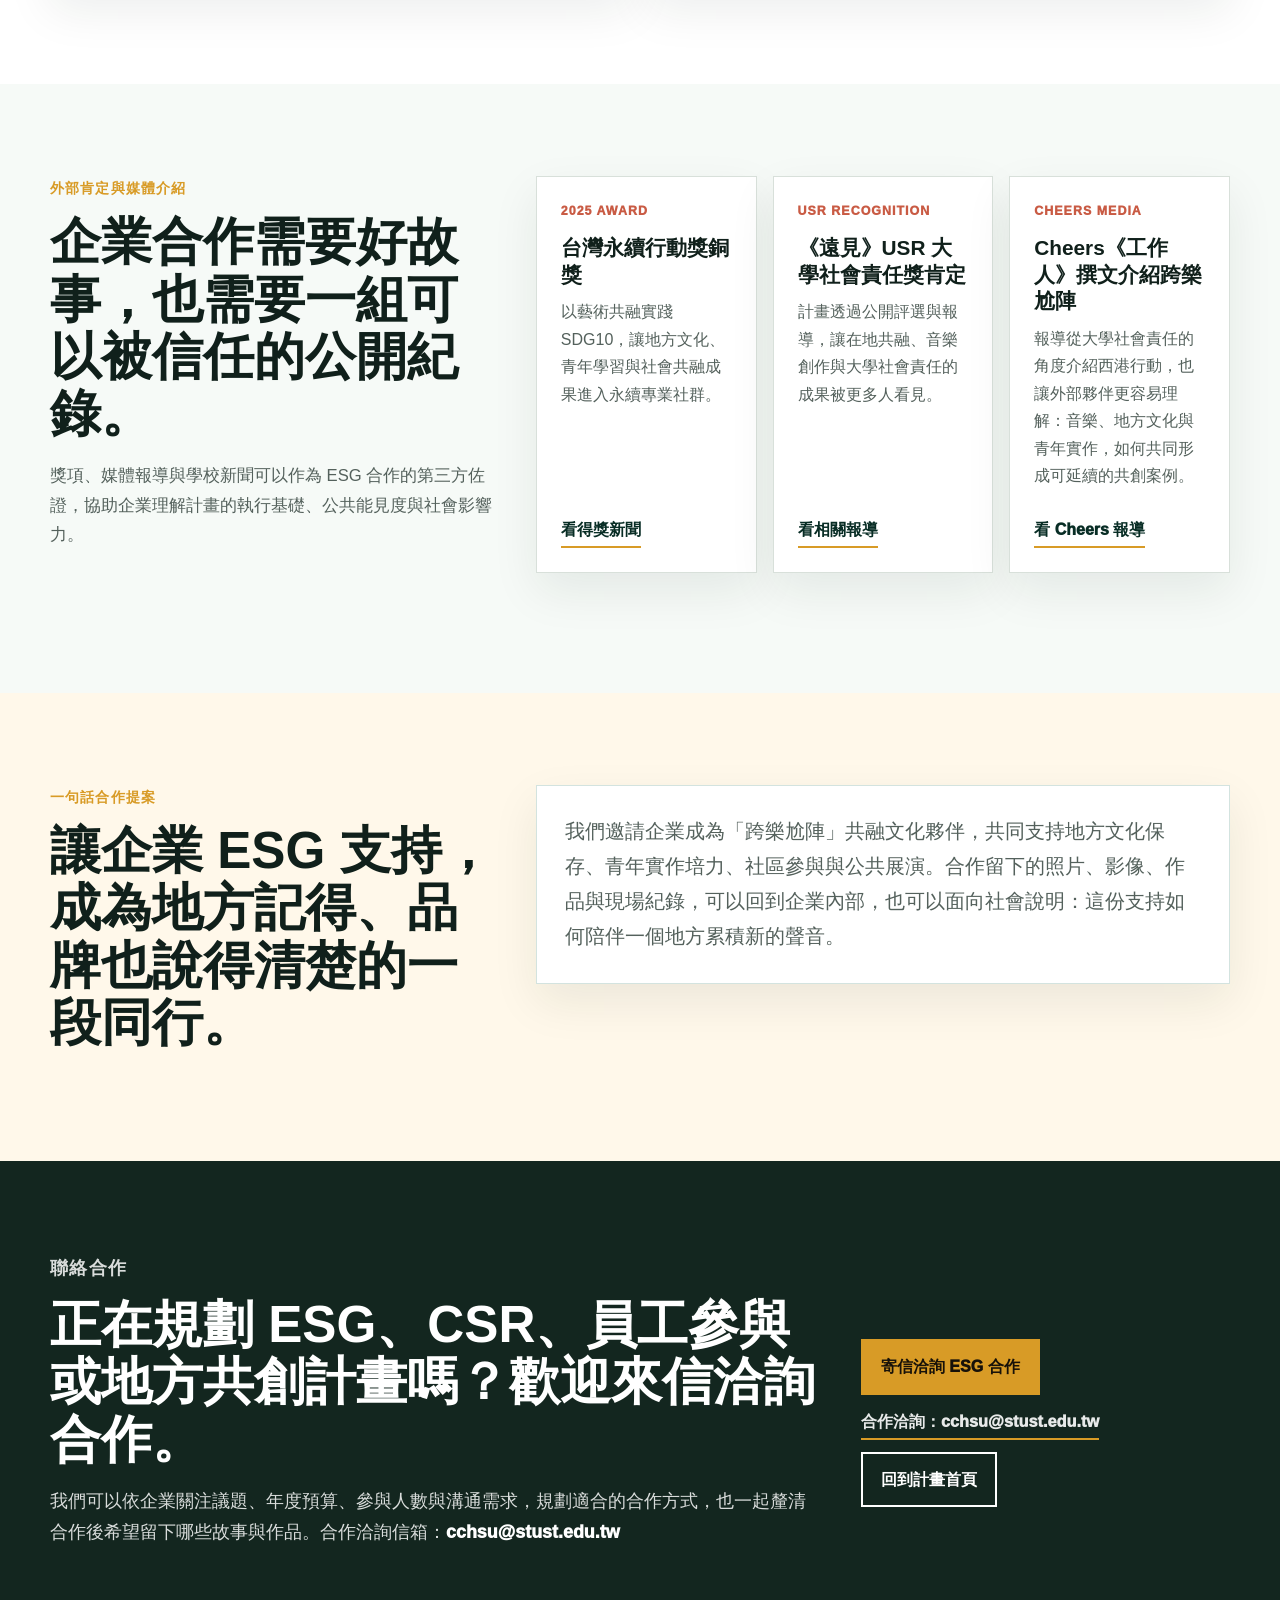
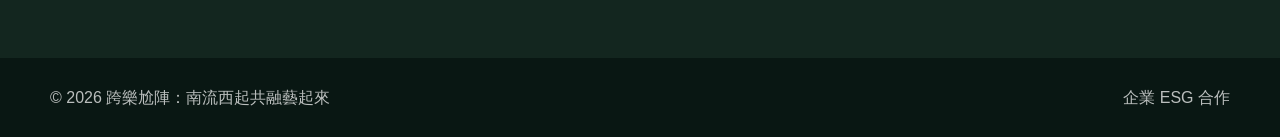
<file: preview-esg-design.html>
<!DOCTYPE html>
<html lang="zh-Hant">
<head>
  <meta charset="UTF-8" />
  <meta name="viewport" content="width=device-width, initial-scale=1.0" />
  <title>企業 ESG 合作｜跨樂尬陣</title>
  <meta name="description" content="跨樂尬陣提供企業 ESG 與 CSR 合作方向，將永續支持連結地方文化保存、青年培力、社會共融與可被溝通的影響力成果。" />
  <meta property="og:title" content="企業 ESG 合作｜跨樂尬陣" />
  <meta property="og:description" content="用一個真實地方場域，讓企業 ESG 支持成為看得見、說得清、可被記錄與延伸的社會影響力。" />
  <meta property="og:image" content="assets/media/usr-award-team-2025.svg" />
  <link rel="stylesheet" href="styles.css" />

<style>
.esg-page { background: #ffffff; }
.esg-hero { position: relative; overflow: hidden; border-bottom: 1px solid var(--line); background: linear-gradient(90deg, rgba(245, 246, 243, .94) 0, rgba(245, 246, 243, .94) 52%, rgba(255, 255, 255, .72) 52%, rgba(255, 255, 255, .72) 100%), linear-gradient(180deg, #ffffff, #f5f6f3); color: var(--ink); }
.esg-hero::before { position: absolute; inset: 0; background-image: linear-gradient(to right, rgba(16, 32, 27, .06) 1px, transparent 1px), linear-gradient(to bottom, rgba(16, 32, 27, .05) 1px, transparent 1px); background-size: 96px 96px; content: ""; pointer-events: none; }
.esg-hero-layout { position: relative; grid-template-columns: minmax(0, 1fr) minmax(360px, .82fr); gap: 64px; min-height: 650px; padding: 92px 0 72px; }
.esg-hero h1 { max-width: 760px; margin-bottom: 24px; color: #161b18; font-size: clamp(2.35rem, 4.8vw, 4.95rem); font-weight: 650; line-height: 1.04; }
.esg-hero .eyebrow { color: var(--green); }
.esg-hero .lead { max-width: 760px; color: #46524d; font-size: clamp(1.04rem, 1.35vw, 1.24rem); }
.esg-hero-signals { display: grid; grid-template-columns: repeat(3, minmax(0, 1fr)); margin-top: 28px; border: 1px solid var(--line); background: rgba(255, 255, 255, .72); }
.esg-hero-signals span { min-height: 70px; padding: 14px 16px; border-right: 1px solid var(--line); color: #26332e; font-size: .95rem; font-weight: 850; line-height: 1.35; }
.esg-hero-signals span:last-child { border-right: 0; }
.esg-hero .btn { border-width: 1px; border-color: #1f5f5b; background: #ffffff; color: #1f5f5b; }
.esg-hero .btn.primary { background: #1f5f5b; color: #ffffff; }
.esg-hero-photo { border: 1px solid var(--line); background: #ffffff; box-shadow: none; }
.esg-hero-photo img { aspect-ratio: 5 / 4; }
.esg-hero-photo figcaption { padding: 16px 18px 18px; border-top: 1px solid var(--line); color: #555f5a; font-size: .93rem; font-weight: 750; line-height: 1.55; }
.esg-proof-band { border-bottom: 1px solid var(--line); background: #ffffff; color: var(--ink); }
.esg-proof-grid { gap: 0; border-left: 1px solid var(--line); }
.esg-proof-grid article { min-height: 156px; padding: 30px 26px; border-right: 1px solid var(--line); background: #ffffff; }
.esg-proof-grid strong { color: #161b18; font-size: 1.22rem; }
.esg-proof-grid span { margin-top: 12px; color: #555f5a; font-weight: 650; line-height: 1.62; }
.esg-moment-strip { padding: 34px 0 42px; border-bottom: 1px solid var(--line); background: #f5f6f3; }
.esg-moment-grid { gap: 16px; }
.esg-moment-grid figure { min-height: 246px; border: 1px solid var(--line); background: #ffffff; }
.esg-moment-grid img { min-height: 246px; }
.esg-moment-grid figure::after { background: linear-gradient(180deg, rgba(0, 0, 0, 0) 42%, rgba(0, 0, 0, .5)); }
.esg-moment-grid figcaption { font-size: 1rem; font-weight: 850; }
@media (max-width: 980px) {
  .esg-hero { background: linear-gradient(180deg, rgba(245, 246, 243, .96), rgba(255, 255, 255, .86)), linear-gradient(180deg, #ffffff, #f5f6f3); }
  .esg-hero-signals { grid-template-columns: 1fr; }
  .esg-hero-signals span { min-height: 0; border-right: 0; border-bottom: 1px solid var(--line); }
  .esg-hero-signals span:last-child { border-bottom: 0; }
}
</style>

</head>
<body class="esg-page" data-lang="zh">
  <a class="skip-link" href="#main">跳到主要內容</a>

  <header class="site-header">
    <div class="wrap nav">
      <a class="brand" href="index.html#top" aria-label="跨樂尬陣首頁">
        <img class="brand-logo" src="assets/logo.jpg" alt="" />
        <span>
          <strong>跨樂尬陣</strong>
          <small>企業 ESG 合作</small>
        </span>
      </a>
      <nav aria-label="主要導覽">
        <a href="index.html#why">計畫故事</a>
        <a href="index.html#outcomes">成果</a>
        <a href="index.html#media">影音</a>
        <a href="esg.html">ESG合作</a>
        <a href="#contact">聯絡</a>
      </nav>
    </div>
  </header>

  <main id="main">
    <section class="esg-hero" aria-labelledby="esg-title">
      <div class="wrap esg-hero-layout">
        <div>
          <p class="eyebrow">ESG Partnership · Culture · Youth · Inclusion</p>
          <h1 id="esg-title">把企業的永續支持，投入一個看得見成果的地方共創計畫</h1>
          <p class="lead">《跨樂尬陣：南流西起共融藝起來》以臺南西港為場域，將企業 ESG / CSR 支持連結音樂創作、地方文化保存、青年培力、社區參與與公共展演。企業不只是贊助一場活動，而是參與一段有故事、有影像、有作品，也能被整理為永續溝通素材的社會影響力行動。</p>
          <div class="esg-hero-signals" aria-label="ESG 合作重點摘要">
            <span>臺南西港真實場域</span>
            <span>USR 與 SDGs 對應</span>
            <span>作品、影像與公開紀錄</span>
          </div>
          <div class="hero-actions">
            <a class="btn primary" href="#partnership">查看合作方案</a>
            <a class="btn" href="#contact">聯絡合作</a>
          </div>
        </div>
        <figure class="esg-hero-photo">
          <img src="assets/media/usr-award-team-2025.svg" alt="" />
          <figcaption>計畫成果曾獲《遠見》USR 大學社會責任獎肯定，讓地方共創的實作成果被外部看見，也成為企業理解合作價值的公開佐證。</figcaption>
        </figure>
      </div>
    </section>

    <section class="esg-proof-band" aria-label="企業合作重點">
      <div class="wrap esg-proof-grid">
        <article><strong>有真實場域</strong><span>以臺南西港為核心，連結宮廟、學校、社區、地方產業與節慶現場，讓企業支持落在具體的人與地方。</span></article>
        <article><strong>有可見作品</strong><span>合作可產出歌曲、Podcast、影像、教材、工作坊、展演與地方走讀，讓支持成果被具體看見。</span></article>
        <article><strong>有故事可說</strong><span>合作過程會留下影像、作品與參與者的聲音，讓企業的支持不只被執行，也能被清楚整理與分享。</span></article>
      </div>
    </section>

    <section class="esg-moment-strip" aria-label="計畫現場照片">
      <div class="wrap esg-moment-grid">
        <figure>
          <img src="assets/media/community-walk.webp" alt="" />
          <figcaption>地方走讀</figcaption>
        </figure>
        <figure>
          <img src="assets/media/folk-song-training-2025.webp" alt="" />
          <figcaption>青年培力</figcaption>
        </figure>
        <figure>
          <img src="assets/media/musical-training-performance.webp" alt="" />
          <figcaption>共融展演</figcaption>
        </figure>
      </div>
    </section>

    <section class="section esg-pathway" aria-labelledby="pathway-title">
      <div class="wrap esg-pathway-layout">
        <div class="section-head">
          <p class="section-kicker">合作路徑</p>
          <h2 id="pathway-title">企業的一份支持，如何變成地方能記得、品牌能說清楚的永續成果？</h2>
          <p>合作不只是在活動背板上放上 logo，而是把企業資源帶進真實場域，和學生、居民、地方夥伴一起完成能被聽見、看見與延伸的作品。</p>
        </div>
        <div class="pathway-stage" aria-live="polite">
          <div class="pathway-rail" role="tablist" aria-label="ESG 合作流程">
            <button class="pathway-node active" type="button" role="tab" aria-selected="true" aria-controls="pathway-panel" data-pathway="invest">
              <span>01</span>
              <strong>企業支持</strong>
            </button>
            <button class="pathway-node" type="button" role="tab" aria-selected="false" aria-controls="pathway-panel" data-pathway="field">
              <span>02</span>
              <strong>地方共創</strong>
            </button>
            <button class="pathway-node" type="button" role="tab" aria-selected="false" aria-controls="pathway-panel" data-pathway="youth">
              <span>03</span>
              <strong>青年培力</strong>
            </button>
            <button class="pathway-node" type="button" role="tab" aria-selected="false" aria-controls="pathway-panel" data-pathway="brand">
              <span>04</span>
              <strong>品牌成果</strong>
            </button>
          </div>
          <article class="pathway-panel" id="pathway-panel" role="tabpanel">
            <p class="pathway-label" id="pathway-label">ESG / CSR 預算</p>
            <h3 id="pathway-title-dynamic">從年度永續預算開始，選擇一個有故事的支持方向</h3>
            <p id="pathway-body">企業可以依預算、品牌目標與參與深度，支持地方共創、青年創作、文化內容製作或員工參與行動，讓支持一開始就連結明確的社會價值。</p>
            <ul class="pathway-points" id="pathway-points">
              <li>可規劃合作主題與年度期程</li>
              <li>可對應 ESG、CSR、員工參與或品牌公益需求</li>
              <li>從一開始就釐清希望留下的成果</li>
            </ul>
          </article>
        </div>
      </div>
    </section>

    <section class="section esg-why">
      <div class="wrap esg-split">
        <div class="section-head">
          <p class="section-kicker">為什麼適合企業合作</p>
          <h2>好的 ESG 合作，不只要有善意，也要有場域、有參與、有故事，並且能被清楚說明。</h2>
        </div>
        <div class="esg-reason-grid">
          <article><b>01</b><h3>讓 ESG 從捐助延伸為參與</h3><p>企業可支持一個正在地方發生的共創行動，讓員工、青年、居民與社區夥伴共同參與，而不是只留下贊助名稱。</p></article>
          <article><b>02</b><h3>讓品牌故事更有溫度</h3><p>音樂、訪談、影像與展演能把永續支持轉化為容易被理解的故事，讓企業溝通不只停在數字與標語。</p></article>
          <article><b>03</b><h3>讓成果留下可分享的紀錄</h3><p>每一次合作都可以留下照片、影像、作品與現場紀錄，讓企業回到內部或面向社會時，都有真實故事可以說。</p></article>
          <article><b>04</b><h3>讓支持連結具體社會價值</h3><p>計畫同時連結地方文化保存、青年實作學習、社區參與與共融展演，企業支持可以對應清楚的社會價值。</p></article>
        </div>
      </div>
    </section>

    <section class="section esg-tags-section">
      <div class="wrap">
        <div class="section-head">
          <p class="section-kicker">可對應的永續議題</p>
          <h2>一個合作計畫，可以同時連結教育、文化、地方、共融與夥伴關係。</h2>
        </div>
        <div class="esg-tag-grid">
          <span>社會價值</span>
          <span>青年發展</span>
          <span>文化保存</span>
          <span>社區發展</span>
          <span>跨域協作機制</span>
        </div>
        <div class="sdg-row" aria-label="SDGs">
          <span>SDG 4 優質教育</span>
          <span>SDG 8 合宜工作與經濟成長</span>
          <span>SDG 10 減少不平等</span>
          <span>SDG 11 永續城市及社區</span>
          <span>SDG 17 全球夥伴關係</span>
        </div>
      </div>
    </section>

    <section class="section esg-partnership" id="partnership">
      <div class="wrap">
        <div class="section-head">
          <p class="section-kicker">企業合作方案</p>
          <h2>依企業預算、品牌目標與參與深度，選擇最適合的合作方向。</h2>
        </div>
        <div class="partnership-grid">
          <article><img src="assets/media/student-guided-fieldwork.webp" alt="" /><div><h3>地方共創支持方案</h3><p>支持學生與居民共同完成歌曲、音樂劇、工作坊或公開展演，適合希望建立地方連結與社會參與形象的企業。</p></div></article>
          <article><img src="assets/media/sigang-mothers-podcast.webp" alt="" /><div><h3>文化內容製作方案</h3><p>支持 Podcast、地方訪談、短影音、教材、數位導覽或故事資料庫，讓企業參與文化保存與內容轉譯。</p></div></article>
          <article><img src="assets/media/children-field-learning.webp" alt="" /><div><h3>青年培力與創作獎助</h3><p>以企業命題或永續議題引導學生創作，產出可公開分享的作品、提案或展演成果。</p></div></article>
          <article><img src="assets/media/sesame-festival-performance.webp" alt="" /><div><h3>員工參與與地方走讀</h3><p>規劃企業員工可參與的地方文化走讀、共融體驗、志工日或工作坊，讓 ESG 從公司內部被感受與理解。</p></div></article>
          <article><img src="assets/media/nfc-song-booth-2025.webp" alt="" /><div><h3>合作故事整理</h3><p>把合作過程整理成企業能帶回使用的故事、照片、影像與年度重點，讓一次支持不只停在活動當天。</p></div></article>
        </div>
      </div>
    </section>

    <section class="section esg-packages" aria-labelledby="packages-title">
      <div class="wrap">
        <div class="section-head">
          <p class="section-kicker">合作層級</p>
          <h2 id="packages-title">從單次活動支持，到年度地方共創，企業可以依目標選擇參與深度。</h2>
          <p>合作不先綁定固定金額，而是先釐清企業希望留下的成果：一次可被員工感受的地方行動、一組可被公開溝通的作品，或一段可放進年度永續敘事的長期夥伴關係。</p>
        </div>
        <div class="package-grid">
          <article>
            <span class="package-badge">Starter</span>
            <h3>基礎支持</h3>
            <p>適合想先嘗試地方文化、員工參與或單次公益行動的企業。</p>
            <ul>
              <li>地方走讀、工作坊或單場活動支持</li>
              <li>企業員工可參與的地方體驗</li>
              <li>活動照片、簡短紀錄與合作呈現</li>
            </ul>
            <strong>留下成果：一場可被看見的地方參與。</strong>
          </article>
          <article class="featured">
            <span class="package-badge">Co-create</span>
            <h3>深度共創</h3>
            <p>適合希望把 ESG 支持轉化為故事、作品與青年培力成果的企業。</p>
            <ul>
              <li>歌曲、Podcast、短影音或教材共創</li>
              <li>學生團隊參與企劃、紀錄與展演</li>
              <li>可供企業內外溝通的合作故事素材</li>
            </ul>
            <strong>留下成果：一組能被溝通與延伸的作品。</strong>
          </article>
          <article>
            <span class="package-badge">Annual Partner</span>
            <h3>年度夥伴</h3>
            <p>適合需要長期 ESG 故事、年度成果整理與地方關係累積的企業。</p>
            <ul>
              <li>全年活動、展演與地方共創支持</li>
              <li>企業員工參與、品牌故事與媒體素材整合</li>
              <li>年度成果摘要、照片與影像紀錄整理</li>
            </ul>
            <strong>留下成果：一段可寫進年度永續報告的同行故事。</strong>
          </article>
        </div>
      </div>
    </section>

    <section class="section esg-cases">
      <div class="wrap">
        <div class="section-head">
          <p class="section-kicker">合作會留下什麼</p>
          <h2>一份支持可以留下作品、關係與地方記憶，而不只是活動結束後的一張合照。</h2>
        </div>
        <div class="case-grid">
          <article class="case-card">
            <img src="assets/media/houying-local-meeting.webp" alt="" />
            <div>
              <span>聽見地方聲音</span>
              <h3>居民聲音與地方故事內容</h3>
              <p>透過訪談、Podcast 與聲音採集，讓地方記憶被好好保存，也成為企業參與地方行動時最有溫度的故事來源。</p>
              <a href="https://xigang-podcast.firstory.io/" target="_blank" rel="noreferrer">聽 Podcast</a>
            </div>
          </article>
          <article class="case-card">
            <img src="assets/media/teacher-vocal-coaching.webp" alt="" />
            <div>
              <span>一起完成作品</span>
              <h3>青年與地方一起完成作品</h3>
              <p>學生在真實場域中學習企劃、創作、紀錄與展演，居民也從受訪者延伸為共同作者。</p>
              <a href="index.html#outcomes">看計畫成果</a>
            </div>
          </article>
          <article class="case-card">
            <img src="assets/media/performance-stage.webp" alt="" />
            <div>
              <span>走向公開現場</span>
              <h3>音樂、節慶與公開展演</h3>
              <p>公開活動讓合作成果走出文件，被現場觀眾、地方社群與網路受眾看見，也讓參與者知道自己的努力被聽見。</p>
              <a href="index.html#media">看影音作品</a>
            </div>
          </article>
          <article class="case-card">
            <img src="assets/media/singapore-showcase-2025.webp" alt="" />
            <div>
              <span>延伸到更多夥伴</span>
              <h3>大學、地方與國際夥伴共創</h3>
              <p>計畫已延伸至跨系、跨校與新加坡 NYP 合作，企業可以共同參與一個持續發展的地方共創網絡。</p>
              <a href="index.html#recognition">看公開肯定</a>
            </div>
          </article>
        </div>
      </div>
    </section>

    <section class="section esg-recognition" aria-labelledby="esg-recognition-title">
      <div class="wrap esg-recognition-layout">
        <div class="section-head">
          <p class="section-kicker">外部肯定與媒體介紹</p>
          <h2 id="esg-recognition-title">企業合作需要好故事，也需要一組可以被信任的公開紀錄。</h2>
          <p>獎項、媒體報導與學校新聞可以作為 ESG 合作的第三方佐證，協助企業理解計畫的執行基礎、公共能見度與社會影響力。</p>
        </div>
        <div class="esg-recognition-grid">
          <article>
            <span>2025 Award</span>
            <h3>台灣永續行動獎銅獎</h3>
            <p>以藝術共融實踐 SDG10，讓地方文化、青年學習與社會共融成果進入永續專業社群。</p>
            <a href="https://news.stust.edu.tw/pid/8484" target="_blank" rel="noreferrer">看得獎新聞</a>
          </article>
          <article>
            <span>USR Recognition</span>
            <h3>《遠見》USR 大學社會責任獎肯定</h3>
            <p>計畫透過公開評選與報導，讓在地共融、音樂創作與大學社會責任的成果被更多人看見。</p>
            <a href="https://news.stust.edu.tw/pid/7332" target="_blank" rel="noreferrer">看相關報導</a>
          </article>
          <article>
            <span>Cheers Media</span>
            <h3>Cheers《工作人》撰文介紹跨樂尬陣</h3>
            <p>報導從大學社會責任的角度介紹西港行動，也讓外部夥伴更容易理解：音樂、地方文化與青年實作，如何共同形成可延續的共創案例。</p>
            <a href="https://www.cheers.com.tw/article/article.action?id=5104314&page=2" target="_blank" rel="noreferrer">看 Cheers 報導</a>
          </article>
        </div>
      </div>
    </section>

    <section class="section esg-impact">
      <div class="wrap esg-impact-layout">
        <div>
          <p class="section-kicker">一句話合作提案</p>
          <h2>讓企業 ESG 支持，成為地方記得、品牌也說得清楚的一段同行。</h2>
        </div>
        <div class="impact-statement">
          <p>我們邀請企業成為「跨樂尬陣」共融文化夥伴，共同支持地方文化保存、青年實作培力、社區參與與公共展演。合作留下的照片、影像、作品與現場紀錄，可以回到企業內部，也可以面向社會說明：這份支持如何陪伴一個地方累積新的聲音。</p>
        </div>
      </div>
    </section>

    <section class="contact-section" id="contact">
      <div class="wrap contact-box">
        <div>
          <p class="section-kicker">聯絡合作</p>
          <h2>正在規劃 ESG、CSR、員工參與或地方共創計畫嗎？歡迎來信洽詢合作。</h2>
          <p>我們可以依企業關注議題、年度預算、參與人數與溝通需求，規劃適合的合作方式，也一起釐清合作後希望留下哪些故事與作品。合作洽詢信箱：<a href="mailto:cchsu@stust.edu.tw">cchsu@stust.edu.tw</a></p>
        </div>
        <div class="contact-actions">
          <a class="btn primary" href="mailto:cchsu@stust.edu.tw?subject=%E6%B4%BD%E8%AB%87%E8%B7%A8%E6%A8%82%E5%B0%AC%E9%99%A3ESG%E5%90%88%E4%BD%9C">寄信洽詢 ESG 合作</a>
          <a class="contact-email" href="mailto:cchsu@stust.edu.tw">合作洽詢：cchsu@stust.edu.tw</a>
          <a class="btn light" href="index.html">回到計畫首頁</a>
        </div>
      </div>
    </section>
  </main>

  <footer class="site-footer">
    <div class="wrap">
      <span>© <span id="year"></span> 跨樂尬陣：南流西起共融藝起來</span>
      <span>企業 ESG 合作</span>
    </div>
  </footer>

  <script src="script.js"></script>
</body>
</html>
</file>
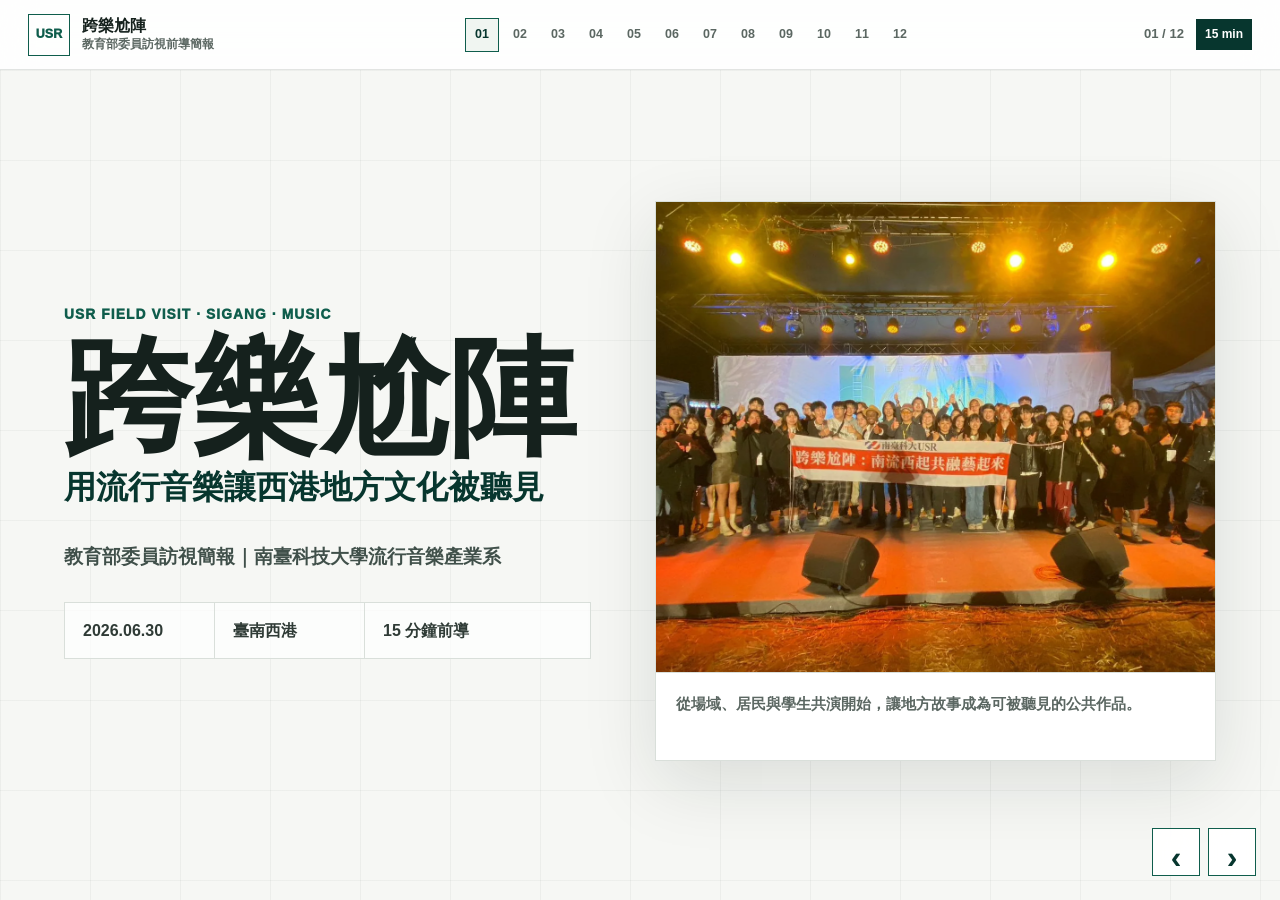
<file: preview-visit-630.html>
<!DOCTYPE html>
<html lang="zh-Hant">
<head>
  <meta charset="UTF-8" />
  <meta name="viewport" content="width=device-width, initial-scale=1.0" />
  <title>跨樂尬陣｜6/30 教育部委員訪視簡報 Demo</title>
  <meta name="description" content="跨樂尬陣 6/30 教育部委員訪視前導簡報 HTML demo。" />
  <style>
:root {
  --ink: #15211d;
  --muted: #5b6762;
  --line: #d9dfda;
  --paper: #f6f7f4;
  --white: #ffffff;
  --green: #0f5d4c;
  --green-dark: #07362e;
  --gold: #c8952f;
  --soft-gold: #efe4c8;
  --shadow: 0 22px 70px rgba(16, 32, 27, .12);
  --font: -apple-system, BlinkMacSystemFont, "Segoe UI", "Noto Sans TC", "PingFang TC", "Microsoft JhengHei", sans-serif;
}

* {
  box-sizing: border-box;
}

html {
  scroll-behavior: smooth;
}

body {
  margin: 0;
  color: var(--ink);
  background: var(--paper);
  font-family: var(--font);
  line-height: 1.7;
}

a {
  color: inherit;
  text-decoration: none;
}

img {
  display: block;
  width: 100%;
  height: 100%;
  object-fit: cover;
}

button {
  font: inherit;
}

.deck-header {
  position: fixed;
  inset: 0 0 auto;
  z-index: 10;
  display: grid;
  grid-template-columns: minmax(210px, auto) 1fr auto;
  gap: 24px;
  align-items: center;
  min-height: 70px;
  padding: 12px 28px;
  border-bottom: 1px solid rgba(21, 33, 29, .12);
  background: rgba(255, 255, 255, .88);
  backdrop-filter: blur(18px);
}

.brand {
  display: inline-flex;
  gap: 12px;
  align-items: center;
}

.brand-mark {
  display: grid;
  width: 42px;
  height: 42px;
  place-items: center;
  border: 1px solid var(--green);
  color: var(--green);
  font-size: .78rem;
  font-weight: 950;
}

.brand strong,
.brand small {
  display: block;
  line-height: 1.15;
}

.brand strong {
  font-size: 1rem;
  font-weight: 950;
}

.brand small {
  margin-top: 3px;
  color: var(--muted);
  font-size: .75rem;
  font-weight: 800;
}

.slide-nav {
  display: flex;
  flex-wrap: wrap;
  justify-content: center;
  gap: 4px;
}

.slide-nav a {
  display: grid;
  width: 34px;
  height: 34px;
  place-items: center;
  border: 1px solid transparent;
  color: var(--muted);
  font-size: .78rem;
  font-weight: 900;
}

.slide-nav a.active,
.slide-nav a:hover {
  border-color: var(--green);
  background: #f0f5f1;
  color: var(--green-dark);
}

.timer {
  display: flex;
  gap: 12px;
  align-items: center;
  color: var(--muted);
  font-size: .82rem;
  font-weight: 850;
}

.timer b {
  padding: 5px 9px;
  background: var(--green-dark);
  color: white;
  font-size: .75rem;
}

.deck {
  height: 100vh;
  overflow-y: auto;
  scroll-snap-type: y mandatory;
}

.slide {
  position: relative;
  display: grid;
  min-height: 100vh;
  padding: 104px clamp(28px, 5vw, 72px) 42px;
  scroll-snap-align: start;
}

.slide::before {
  position: absolute;
  inset: 70px 0 0;
  z-index: -1;
  background-image:
    linear-gradient(to right, rgba(21, 33, 29, .045) 1px, transparent 1px),
    linear-gradient(to bottom, rgba(21, 33, 29, .04) 1px, transparent 1px);
  background-size: 90px 90px;
  content: "";
  pointer-events: none;
}

.slide-grid {
  display: grid;
  grid-template-columns: minmax(0, 1fr) minmax(380px, .82fr);
  gap: clamp(32px, 5vw, 76px);
  align-items: center;
  width: min(100%, 1220px);
  margin: 0 auto;
}

.cover-grid,
.media-grid {
  grid-template-columns: minmax(0, .94fr) minmax(420px, 1fr);
}

.reverse {
  grid-template-columns: minmax(420px, 1fr) minmax(0, .94fr);
}

.reverse .slide-copy {
  order: 1;
}

.reverse .large-photo {
  order: 2;
}

.section-head {
  align-self: end;
  width: min(100%, 1080px);
  margin: 0 auto 34px;
}

.eyebrow {
  margin: 0 0 13px;
  color: var(--green);
  font-size: .86rem;
  font-weight: 950;
  letter-spacing: .08em;
  text-transform: uppercase;
}

h1,
h2,
h3,
p {
  margin-top: 0;
}

h1 {
  margin-bottom: 10px;
  font-size: clamp(4.2rem, 10vw, 9rem);
  font-weight: 700;
  line-height: .92;
  letter-spacing: 0;
}

h2 {
  margin-bottom: 20px;
  font-size: clamp(2.1rem, 4.6vw, 4.4rem);
  font-weight: 680;
  line-height: 1.08;
  letter-spacing: 0;
}

h3 {
  margin-bottom: 10px;
  font-size: 1.18rem;
  line-height: 1.28;
}

.cover-line,
.closing-line,
.thesis {
  max-width: 820px;
  color: var(--green-dark);
  font-size: clamp(1.35rem, 2.5vw, 2.25rem);
  font-weight: 850;
  line-height: 1.3;
}

.lead {
  max-width: 720px;
  color: #40504a;
  font-size: clamp(1.02rem, 1.45vw, 1.28rem);
  font-weight: 650;
}

.lead.dark {
  color: var(--muted);
}

.meta-row {
  display: flex;
  flex-wrap: wrap;
  gap: 0;
  margin-top: 30px;
  border: 1px solid var(--line);
  background: rgba(255, 255, 255, .72);
}

.meta-row span {
  min-width: 150px;
  padding: 14px 18px;
  border-right: 1px solid var(--line);
  color: #2f3b36;
  font-weight: 900;
}

.meta-row span:last-child {
  border-right: 0;
}

.hero-photo,
.large-photo {
  overflow: hidden;
  margin: 0;
  border: 1px solid var(--line);
  background: var(--white);
  box-shadow: var(--shadow);
}

.hero-photo {
  min-height: 560px;
}

.hero-photo img {
  height: 470px;
}

.hero-photo figcaption {
  padding: 18px 20px;
  border-top: 1px solid var(--line);
  color: var(--muted);
  font-size: .95rem;
  font-weight: 760;
}

.large-photo {
  height: min(66vh, 620px);
}

.timeline {
  display: grid;
  grid-template-columns: repeat(6, minmax(0, 1fr));
  gap: 0;
  width: min(100%, 1220px);
  margin: 0 auto;
  padding: 0;
  border: 1px solid var(--line);
  background: white;
  list-style: none;
  box-shadow: var(--shadow);
}

.timeline li {
  min-height: 360px;
  padding: 26px 22px;
  border-right: 1px solid var(--line);
}

.timeline li:last-child {
  border-right: 0;
}

.timeline span,
.process span,
.capability-map span,
.recognition-list span {
  display: inline-block;
  margin-bottom: 20px;
  color: var(--gold);
  font-size: .86rem;
  font-weight: 950;
}

.timeline strong,
.process strong,
.capability-map strong,
.recognition-list strong {
  display: block;
  margin-bottom: 12px;
  color: var(--green-dark);
  font-size: 1.25rem;
  font-weight: 950;
  line-height: 1.2;
}

.timeline p,
.process p,
.capability-map p,
.recognition-list p,
.point-list,
.three-points p {
  color: var(--muted);
  font-weight: 650;
}

.quote-panel {
  padding: clamp(28px, 4vw, 52px);
  border-left: 6px solid var(--green);
  background: var(--white);
  box-shadow: var(--shadow);
}

.quote-panel h2 {
  font-size: clamp(2.2rem, 4.5vw, 4rem);
}

.proof-list,
.recognition-list {
  display: grid;
  gap: 14px;
}

.proof-list article,
.recognition-list article,
.speech-card,
.watch-frame {
  padding: 22px 24px;
  border: 1px solid var(--line);
  background: rgba(255, 255, 255, .82);
}

.proof-list b,
.three-points b,
.speech-card span,
.watch-frame span {
  display: block;
  margin-bottom: 8px;
  color: var(--green);
  font-size: .9rem;
  font-weight: 950;
}

.point-list {
  display: grid;
  gap: 14px;
  margin: 26px 0 0;
  padding: 0;
  list-style: none;
}

.point-list li {
  padding-left: 22px;
  border-left: 4px solid var(--gold);
}

.capability-map,
.process,
.outcome-grid,
.three-points {
  display: grid;
  width: min(100%, 1220px);
  margin: 0 auto;
}

.capability-map,
.process {
  grid-template-columns: repeat(4, minmax(0, 1fr));
  border: 1px solid var(--line);
  background: white;
  box-shadow: var(--shadow);
}

.capability-map article,
.process article {
  min-height: 250px;
  padding: 30px 28px;
  border-right: 1px solid var(--line);
}

.capability-map article:last-child,
.process article:last-child {
  border-right: 0;
}

.thesis {
  width: min(100%, 1040px);
  margin: 34px auto 0;
  padding-top: 22px;
  border-top: 1px solid var(--line);
}

.video-placeholder {
  display: grid;
  min-height: 520px;
  place-items: center;
  border: 1px solid var(--line);
  background:
    linear-gradient(to right, rgba(15, 93, 76, .08) 1px, transparent 1px),
    linear-gradient(to bottom, rgba(15, 93, 76, .08) 1px, transparent 1px),
    #ffffff;
  background-size: 54px 54px;
  box-shadow: var(--shadow);
  text-align: center;
}

.play-mark {
  width: 96px;
  height: 96px;
  border: 2px solid var(--green);
  clip-path: polygon(18% 8%, 18% 92%, 88% 50%);
  background: var(--green);
}

.video-placeholder p {
  margin: 18px 0 0;
  color: var(--green-dark);
  font-size: 1.7rem;
  font-weight: 950;
}

.video-placeholder span {
  color: var(--muted);
  font-weight: 750;
}

.speech-card p {
  margin: 0;
  color: var(--green-dark);
  font-size: clamp(1.35rem, 2.4vw, 2rem);
  font-weight: 900;
  line-height: 1.35;
}

.three-points {
  grid-template-columns: repeat(3, minmax(0, 1fr));
  gap: 12px;
  margin-top: 22px;
}

.three-points article {
  min-height: 170px;
  padding: 20px;
  border: 1px solid var(--line);
  background: white;
}

.note {
  margin-top: 22px;
  padding: 13px 16px;
  border-left: 4px solid var(--gold);
  background: var(--soft-gold);
  color: #5b4a25;
  font-weight: 800;
}

.outcome-grid {
  grid-template-columns: repeat(3, minmax(0, 1fr));
  gap: 18px;
}

.outcome-grid article {
  overflow: hidden;
  border: 1px solid var(--line);
  background: white;
  box-shadow: var(--shadow);
}

.outcome-grid img {
  height: 280px;
}

.outcome-grid h3,
.outcome-grid p {
  padding: 0 22px;
}

.outcome-grid h3 {
  margin-top: 22px;
  color: var(--green-dark);
  font-size: 1.45rem;
}

.outcome-grid p {
  padding-bottom: 22px;
  color: var(--muted);
  font-weight: 650;
}

.recognition-list article {
  min-height: 150px;
}

.watch-frame {
  margin-top: 28px;
}

.watch-frame p {
  margin: 0;
  color: var(--muted);
  font-size: 1.05rem;
  font-weight: 720;
}

.dock {
  position: fixed;
  right: 24px;
  bottom: 24px;
  z-index: 11;
  display: flex;
  gap: 8px;
}

.dock button {
  display: grid;
  width: 48px;
  height: 48px;
  place-items: center;
  border: 1px solid var(--green);
  background: rgba(255, 255, 255, .92);
  color: var(--green-dark);
  font-size: 2rem;
  font-weight: 650;
  cursor: pointer;
  backdrop-filter: blur(10px);
}

.dock button:hover {
  background: var(--green-dark);
  color: white;
}

@media (max-width: 980px) {
  .deck-header {
    grid-template-columns: 1fr auto;
  }

  .slide-nav {
    display: none;
  }

  .slide {
    min-height: auto;
    padding: 96px 20px 38px;
  }

  .slide-grid,
  .cover-grid,
  .media-grid,
  .reverse {
    grid-template-columns: 1fr;
  }

  .reverse .slide-copy,
  .reverse .large-photo {
    order: initial;
  }

  .hero-photo,
  .large-photo,
  .video-placeholder {
    min-height: 360px;
    height: auto;
  }

  .hero-photo img,
  .large-photo img {
    height: 360px;
  }

  .timeline,
  .capability-map,
  .process,
  .outcome-grid,
  .three-points {
    grid-template-columns: 1fr;
  }

  .timeline li,
  .capability-map article,
  .process article {
    min-height: 0;
    border-right: 0;
    border-bottom: 1px solid var(--line);
  }

  .timeline li:last-child,
  .capability-map article:last-child,
  .process article:last-child {
    border-bottom: 0;
  }
}

@media print {
  body {
    background: white;
  }

  .deck-header,
  .dock {
    display: none;
  }

  .deck {
    height: auto;
    overflow: visible;
  }

  .slide {
    min-height: 100vh;
    break-after: page;
    padding: 38px;
  }

  .slide::before {
    inset: 0;
  }
}

</style>
</head>
<body>
  <header class="deck-header">
    <a class="brand" href="#slide-01" aria-label="跨樂尬陣簡報首頁">
      <span class="brand-mark">USR</span>
      <span>
        <strong>跨樂尬陣</strong>
        <small>教育部委員訪視前導簡報</small>
      </span>
    </a>
    <nav class="slide-nav" aria-label="簡報導覽">
      <a href="#slide-01">01</a>
      <a href="#slide-02">02</a>
      <a href="#slide-03">03</a>
      <a href="#slide-04">04</a>
      <a href="#slide-05">05</a>
      <a href="#slide-06">06</a>
      <a href="#slide-07">07</a>
      <a href="#slide-08">08</a>
      <a href="#slide-09">09</a>
      <a href="#slide-10">10</a>
      <a href="#slide-11">11</a>
      <a href="#slide-12">12</a>
    </nav>
    <div class="timer" aria-label="建議簡報時間">
      <span id="progressLabel">01 / 12</span>
      <b>15 min</b>
    </div>
  </header>

  <main class="deck" id="deck">
    <section class="slide cover" id="slide-01" data-title="封面">
      <div class="slide-grid cover-grid">
        <div class="slide-copy">
          <p class="eyebrow">USR Field Visit · Sigang · Music</p>
          <h1>跨樂尬陣</h1>
          <p class="cover-line">用流行音樂讓西港地方文化被聽見</p>
          <p class="lead">教育部委員訪視簡報｜南臺科技大學流行音樂產業系</p>
          <div class="meta-row">
            <span>2026.06.30</span>
            <span>臺南西港</span>
            <span>15 分鐘前導</span>
          </div>
        </div>
        <figure class="hero-photo">
          <img src="assets/media/sesame-festival-performance.webp" alt="" />
          <figcaption>從場域、居民與學生共演開始，讓地方故事成為可被聽見的公共作品。</figcaption>
        </figure>
      </div>
    </section>

    <section class="slide route" id="slide-02" data-title="今日參訪動線">
      <div class="section-head">
        <p class="eyebrow">Visit Flow</p>
        <h2>今日參訪不是看單點成果，而是看一段從簡介走向現場的共創歷程。</h2>
      </div>
      <ol class="timeline">
        <li><span>15 min</span><strong>計畫簡介</strong><p>建立西港場域、音樂方法與成果觀看框架。</p></li>
        <li><span>1-2 min</span><strong>計畫影片</strong><p>用影像快速帶入學生、居民與地方現場。</p></li>
        <li><span>2 min</span><strong>學生短唱與短講</strong><p>讓委員聽見學生的學習轉變與真實聲音。</p></li>
        <li><span>3 min</span><strong>AR 成果</strong><p>看地方文化如何被轉譯為互動學習。</p></li>
        <li><span>30 min</span><strong>場域共演</strong><p>在現場驗證學生、居民與音樂作品如何相遇。</p></li>
        <li><span>30 min</span><strong>白埕物所討論</strong><p>回到利害關係人對話，討論留下什麼與下一步。</p></li>
      </ol>
    </section>

    <section class="slide statement" id="slide-03" data-title="計畫一句話">
      <div class="slide-grid">
        <div class="quote-panel">
          <p class="eyebrow">Core Statement</p>
          <h2>跨樂尬陣是一個以流行音樂為方法、以西港為場域的大學社會責任計畫。</h2>
        </div>
        <div class="proof-list">
          <article><b>學生</b><p>從課堂走進地方，學習訪談、創作、錄音、展演與社會溝通。</p></article>
          <article><b>居民</b><p>不只是被服務者，而是故事提供者、共同創作者與成果見證者。</p></article>
          <article><b>地方</b><p>西港的聲音、記憶與文化脈絡，被整理成歌曲、Podcast、影像與互動作品。</p></article>
        </div>
      </div>
    </section>

    <section class="slide place" id="slide-04" data-title="為什麼是西港">
      <div class="slide-grid media-grid">
        <figure class="large-photo">
          <img src="assets/media/sigang-qingan-temple.webp" alt="" />
        </figure>
        <div class="slide-copy">
          <p class="eyebrow">Why Sigang</p>
          <h2>西港不是背景，而是計畫長期工作的地方。</h2>
          <ul class="point-list">
            <li>廟宇、香科、胡麻與街區記憶構成深厚的地方文化層次。</li>
            <li>地方故事需要新的轉譯方式，讓年輕世代能理解、參與並延續。</li>
            <li>計畫把大學專業放進真實場域，讓學習成果回到地方被看見。</li>
          </ul>
        </div>
      </div>
    </section>

    <section class="slide discipline" id="slide-05" data-title="為什麼是流行音樂">
      <div class="section-head">
        <p class="eyebrow">Why Popular Music</p>
        <h2>流行音樂不只是唱歌，而是一套把故事變成作品、現場與傳播的整合能力。</h2>
      </div>
      <div class="capability-map">
        <article><span>01</span><strong>採集</strong><p>地方訪談、聲音紀錄、故事理解。</p></article>
        <article><span>02</span><strong>創作</strong><p>詞曲、編曲、錄音、影像與教材。</p></article>
        <article><span>03</span><strong>展演</strong><p>舞台、共演、互動體驗與現場溝通。</p></article>
        <article><span>04</span><strong>傳播</strong><p>Podcast、影片、社群、新聞與永續敘事。</p></article>
      </div>
      <p class="thesis">我們不是到地方辦音樂活動，而是用流行音樂的方法，把地方故事轉譯成可以被聽見、被參與、被傳下去的公共作品。</p>
    </section>

    <section class="slide method" id="slide-06" data-title="我們怎麼做">
      <div class="section-head">
        <p class="eyebrow">Method</p>
        <h2>從進入場域到公開展演，計畫把學習、創作與地方關係串成一條可延續的工作流程。</h2>
      </div>
      <div class="process">
        <article><span>01</span><strong>進入場域</strong><p>走讀、訪談、認識地方文化與利害關係人。</p></article>
        <article><span>02</span><strong>共創作品</strong><p>學生與居民共同把故事轉譯為歌曲、影像與教材。</p></article>
        <article><span>03</span><strong>公開展演</strong><p>讓成果走出課堂，在節慶、社區與校內外場域被聽見。</p></article>
        <article><span>04</span><strong>保存再利用</strong><p>以 Podcast、影片、AR、網站與教材延伸成果生命。</p></article>
      </div>
    </section>

    <section class="slide video" id="slide-07" data-title="影片播放頁">
      <div class="slide-grid media-grid">
        <div class="video-placeholder">
          <div class="play-mark"></div>
          <p>計畫影片占位</p>
          <span>待 Jay 確認 YouTube 或本機影片檔</span>
        </div>
        <div class="slide-copy">
          <p class="eyebrow">Project Film</p>
          <h2>這支影片不是活動紀錄，而是讓委員看見地方、學生與音樂如何在同一個工作現場相遇。</h2>
          <p class="lead dark">影片之後，接學生短唱與短講，把影像中的學習轉變帶回到人的聲音。</p>
        </div>
      </div>
    </section>

    <section class="slide student" id="slide-08" data-title="學生短唱與短講">
      <div class="slide-grid media-grid reverse">
        <div class="slide-copy">
          <p class="eyebrow">Student Voice</p>
          <h2>學生要講真實轉變，不需要講成完整報告。</h2>
          <div class="speech-card">
            <span>短講節奏</span>
            <p>我原本以為……後來我發現……我做出了……</p>
          </div>
          <ul class="point-list">
            <li>從課堂能力走向地方溝通。</li>
            <li>從完成作品走向理解地方。</li>
            <li>從表演者轉成共同創作者。</li>
          </ul>
        </div>
        <figure class="large-photo">
          <img src="assets/media/teacher-vocal-coaching.webp" alt="" />
        </figure>
      </div>
    </section>

    <section class="slide ar" id="slide-09" data-title="AR 遊戲成果">
      <div class="slide-grid media-grid">
        <figure class="large-photo">
          <img src="assets/media/qingan-ar-showcase-2025.webp" alt="" />
        </figure>
        <div class="slide-copy">
          <p class="eyebrow">AR Learning</p>
          <h2>AR 不是炫技，而是讓地方文化變成可互動、可學習、可再利用的入口。</h2>
          <div class="three-points">
            <article><b>問題</b><p>地方文化不容易只靠文字被年輕使用者理解。</p></article>
            <article><b>參與</b><p>以互動任務與場域線索，引導使用者主動探索。</p></article>
            <article><b>延伸</b><p>未來可結合導覽、教育推廣與地方活動。</p></article>
          </div>
          <p class="note">待補：AR 實際畫面、操作流程、成果數據或學生團隊說明。</p>
        </div>
      </div>
    </section>

    <section class="slide outcomes" id="slide-10" data-title="成果總覽">
      <div class="section-head">
        <p class="eyebrow">Outcomes</p>
        <h2>成果不只是一串活動數量，而是教育、地方與公共能見度三層累積。</h2>
      </div>
      <div class="outcome-grid">
        <article>
          <img src="assets/media/community-walk.webp" alt="" />
          <h3>教育成果</h3>
          <p>學生從課堂走進地方，學會訪談、創作、溝通、展演與社會實作。</p>
        </article>
        <article>
          <img src="assets/media/sigang-mothers-podcast.webp" alt="" />
          <h3>地方成果</h3>
          <p>西港故事、居民記憶與場域聲音被整理成歌曲、Podcast、影像、AR 與音樂劇。</p>
        </article>
        <article>
          <img src="assets/media/singapore-showcase-2025.webp" alt="" />
          <h3>公共成果</h3>
          <p>透過得獎、媒體報導、國際交流與 ESG 連結，讓地方成果被外部看見。</p>
        </article>
      </div>
    </section>

    <section class="slide recognition" id="slide-11" data-title="公開肯定與影響">
      <div class="slide-grid">
        <div class="slide-copy">
          <p class="eyebrow">Recognition</p>
          <h2>委員需要看到好故事，也需要看到可信任的公開紀錄。</h2>
          <p class="lead dark">獎項、媒體報導與學校新聞，是計畫執行基礎、公共能見度與社會影響力的第三方佐證。</p>
        </div>
        <div class="recognition-list">
          <article><span>01</span><strong>台灣永續行動獎銅獎</strong><p>以藝術共融實踐 SDG10，讓地方文化、青年學習與社會共融成果進入永續專業社群。</p></article>
          <article><span>02</span><strong>《遠見》USR 大學社會責任獎肯定</strong><p>透過公開評選與報導，讓在地共融、音樂創作與大學社會責任成果被更多人看見。</p></article>
          <article><span>03</span><strong>Cheers《工作人》報導</strong><p>從大學社會責任角度介紹西港行動，協助外部夥伴理解計畫價值。</p></article>
        </div>
      </div>
    </section>

    <section class="slide closing" id="slide-12" data-title="等一下請看什麼">
      <div class="slide-grid cover-grid">
        <div class="slide-copy">
          <p class="eyebrow">What To See Next</p>
          <h2>等一下大家看到的共演，不是單次成果表演。</h2>
          <p class="closing-line">它是學生、居民、地方故事和音樂作品，在同一個場域裡一起被看見。</p>
          <div class="watch-frame">
            <span>請看見</span>
            <p>學生不是來服務地方，而是和居民共同創作；婆婆媽媽不是被服務者，而是共同創作者；音樂不是活動包裝，而是讓地方記憶被說出來、唱出來、留下來的方法。</p>
          </div>
        </div>
        <figure class="hero-photo">
          <img src="assets/media/baicheng-old-house.webp" alt="" />
          <figcaption>回到白埕物所，讓計畫成果進入討論，也讓下一步從地方現場長出來。</figcaption>
        </figure>
      </div>
    </section>
  </main>

  <aside class="dock" aria-label="簡報控制">
    <button type="button" id="prevBtn" aria-label="上一頁">‹</button>
    <button type="button" id="nextBtn" aria-label="下一頁">›</button>
  </aside>

  <script>
const slides = Array.from(document.querySelectorAll(".slide"));
const navLinks = Array.from(document.querySelectorAll(".slide-nav a"));
const progressLabel = document.querySelector("#progressLabel");
const prevBtn = document.querySelector("#prevBtn");
const nextBtn = document.querySelector("#nextBtn");

let currentIndex = 0;

function setActive(index) {
  currentIndex = Math.max(0, Math.min(slides.length - 1, index));
  const current = slides[currentIndex];
  navLinks.forEach((link, linkIndex) => {
    link.classList.toggle("active", linkIndex === currentIndex);
  });
  progressLabel.textContent = `${String(currentIndex + 1).padStart(2, "0")} / ${String(slides.length).padStart(2, "0")}`;
  document.title = `${current.dataset.title}｜跨樂尬陣訪視簡報 Demo`;
}

function goTo(index) {
  const next = slides[Math.max(0, Math.min(slides.length - 1, index))];
  next.scrollIntoView({ behavior: "smooth", block: "start" });
}

const observer = new IntersectionObserver((entries) => {
  const visible = entries
    .filter((entry) => entry.isIntersecting)
    .sort((a, b) => b.intersectionRatio - a.intersectionRatio)[0];

  if (!visible) return;
  setActive(slides.indexOf(visible.target));
}, {
  root: document.querySelector("#deck"),
  threshold: [0.45, 0.65, 0.85]
});

slides.forEach((slide) => observer.observe(slide));

prevBtn.addEventListener("click", () => goTo(currentIndex - 1));
nextBtn.addEventListener("click", () => goTo(currentIndex + 1));

document.addEventListener("keydown", (event) => {
  if (["ArrowRight", "ArrowDown", "PageDown", " "].includes(event.key)) {
    event.preventDefault();
    goTo(currentIndex + 1);
  }

  if (["ArrowLeft", "ArrowUp", "PageUp"].includes(event.key)) {
    event.preventDefault();
    goTo(currentIndex - 1);
  }

  if (event.key === "Home") {
    event.preventDefault();
    goTo(0);
  }

  if (event.key === "End") {
    event.preventDefault();
    goTo(slides.length - 1);
  }
});

setActive(0);

</script>
</body>
</html>
</file>
<file: styles.css>
:root {
  --ink: #10201b;
  --muted: #54615c;
  --paper: #fffdf8;
  --line: #d8e0da;
  --green: #0f674e;
  --green-dark: #082d25;
  --leaf: #dcefe5;
  --gold: #d89b26;
  --coral: #c95b44;
  --blue: #245a78;
  --soft: #f4f7f1;
  --max: 1180px;
  --font: -apple-system, BlinkMacSystemFont, "Segoe UI", "Noto Sans TC", "PingFang TC", "Microsoft JhengHei", sans-serif;
}

* {
  box-sizing: border-box;
}

html {
  scroll-behavior: smooth;
  scroll-padding-top: 112px;
}

body {
  margin: 0;
  color: var(--ink);
  background: var(--paper);
  font-family: var(--font);
  line-height: 1.72;
}

body[data-lang="zh"] .en,
body[data-lang="en"] .zh {
  display: none !important;
}

a {
  color: inherit;
  text-decoration: none;
}

img {
  display: block;
  max-width: 100%;
}

button,
a {
  -webkit-tap-highlight-color: transparent;
}

a:focus-visible,
button:focus-visible {
  outline: 3px solid var(--gold);
  outline-offset: 4px;
}

.skip-link {
  position: absolute;
  left: -999px;
  top: 12px;
  z-index: 20;
  padding: 10px 14px;
  background: var(--ink);
  color: white;
}

.skip-link:focus {
  left: 12px;
}

.wrap {
  width: min(100% - 40px, var(--max));
  margin: 0 auto;
}

.site-header {
  position: sticky;
  top: 0;
  z-index: 10;
  border-bottom: 1px solid rgba(255, 255, 255, .16);
  background: rgba(8, 45, 37, .95);
  color: white;
  backdrop-filter: blur(14px);
}

.nav {
  display: grid;
  grid-template-columns: auto 1fr auto;
  align-items: center;
  gap: 22px;
  min-height: 74px;
}

.brand {
  display: inline-flex;
  align-items: center;
  gap: 11px;
  min-width: max-content;
}

.brand-logo {
  width: 48px;
  height: 48px;
  border-radius: 50%;
  background: white;
  object-fit: cover;
}

.brand strong,
.brand small {
  display: block;
  line-height: 1.1;
}

.brand strong {
  font-size: 1.06rem;
  font-weight: 950;
}

.brand small {
  margin-top: 4px;
  color: rgba(255, 255, 255, .7);
  font-size: .73rem;
  font-weight: 800;
}

nav {
  display: flex;
  flex-wrap: wrap;
  justify-content: flex-end;
  gap: 15px;
  font-size: .92rem;
  font-weight: 900;
}

nav a {
  color: rgba(255, 255, 255, .84);
}

nav a:hover {
  color: white;
}

.lang-toggle {
  min-width: 62px;
  min-height: 40px;
  border: 1px solid rgba(255, 255, 255, .3);
  background: rgba(255, 255, 255, .08);
  color: white;
  font: inherit;
  font-weight: 950;
  cursor: pointer;
}

.hero {
  position: relative;
  min-height: 760px;
  overflow: hidden;
  background:
    radial-gradient(circle at 70% 30%, rgba(216, 155, 38, .18), transparent 30%),
    linear-gradient(135deg, #071c18, #0e382f 62%, #071c18);
  color: white;
}

.hero-layout {
  display: grid;
  grid-template-columns: .98fr 1.02fr;
  gap: 54px;
  align-items: center;
  min-height: 760px;
  padding: 118px 0 78px;
}

.hero-copy {
  position: relative;
}

.eyebrow,
.section-kicker {
  margin: 0 0 12px;
  color: var(--gold);
  font-size: .9rem;
  font-weight: 950;
  letter-spacing: .08em;
  text-transform: uppercase;
}

h1,
h2,
h3,
p {
  margin-top: 0;
}

h1 {
  max-width: 880px;
  margin-bottom: 22px;
  font-size: clamp(2.7rem, 6.6vw, 6.2rem);
  line-height: 1.02;
  letter-spacing: 0;
}

body[data-lang="en"] h1 {
  max-width: 980px;
  font-size: clamp(2.4rem, 5.4vw, 5.3rem);
}

h2 {
  margin-bottom: 18px;
  font-size: clamp(2rem, 4vw, 3.45rem);
  line-height: 1.12;
  letter-spacing: 0;
}

body[data-lang="en"] h2 {
  font-size: clamp(1.85rem, 3.4vw, 3rem);
}

h3 {
  margin-bottom: 10px;
  font-size: 1.3rem;
  line-height: 1.28;
}

.lead {
  max-width: 780px;
  color: rgba(255, 255, 255, .9);
  font-size: clamp(1.14rem, 1.8vw, 1.38rem);
}

.hero-gallery {
  position: relative;
  min-height: 560px;
}

.hero-gallery img {
  position: absolute;
  width: 100%;
  height: 100%;
  object-fit: cover;
  box-shadow: 0 22px 70px rgba(0, 0, 0, .28);
}

.hero-main-photo {
  inset: 0 auto auto 0;
  width: 78% !important;
  height: 78% !important;
}

.hero-side-photo {
  right: 0;
  width: 46% !important;
  height: 36% !important;
  border: 8px solid rgba(255, 255, 255, .92);
}

.hero-side-photo.top {
  top: 24px;
}

.hero-side-photo.bottom {
  bottom: 20px;
}

.hero-actions,
.contact-actions {
  display: flex;
  flex-wrap: wrap;
  gap: 12px;
  margin-top: 28px;
}

.btn {
  display: inline-flex;
  align-items: center;
  justify-content: center;
  min-height: 48px;
  padding: 12px 18px;
  border: 2px solid currentColor;
  background: white;
  color: var(--green-dark);
  font-weight: 950;
}

.btn.primary {
  border-color: var(--gold);
  background: var(--gold);
  color: #171109;
}

.btn.light {
  background: transparent;
  color: white;
}

.metric-band {
  background: var(--green-dark);
  color: white;
}

.metrics {
  display: grid;
  grid-template-columns: repeat(5, 1fr);
  gap: 1px;
}

.metrics div {
  min-height: 128px;
  padding: 24px 18px;
  background: rgba(255, 255, 255, .08);
}

.metrics strong {
  display: block;
  color: var(--gold);
  font-size: clamp(2rem, 5vw, 3.1rem);
  line-height: 1;
}

.metrics span {
  display: block;
  margin-top: 10px;
  color: rgba(255, 255, 255, .84);
  font-weight: 850;
}

.section {
  padding: 92px 0;
}

.section-head {
  max-width: 860px;
  margin-bottom: 34px;
}

.why-layout,
.model-layout {
  display: grid;
  grid-template-columns: .95fr 1.05fr;
  gap: 58px;
  align-items: start;
}

.why-copy,
.model-layout p,
.model-layout li {
  color: var(--muted);
  font-size: 1.14rem;
}

.model-layout ul {
  margin: 24px 0 0;
  padding-left: 22px;
}

.photo-band {
  padding: 0 0 92px;
}

.photo-grid {
  display: grid;
  grid-template-columns: 1.1fr .9fr;
  gap: 18px;
}

.photo-tile {
  position: relative;
  min-height: 280px;
  margin: 0;
  overflow: hidden;
  background: var(--green-dark);
}

.photo-tile.tall {
  grid-row: span 2;
  min-height: 580px;
}

.photo-tile img {
  width: 100%;
  height: 100%;
  position: absolute;
  inset: 0;
  object-fit: cover;
}

.photo-tile::after {
  content: "";
  position: absolute;
  inset: 0;
  background: linear-gradient(0deg, rgba(8, 45, 37, .75), transparent 46%);
}

.photo-tile figcaption {
  position: absolute;
  left: 20px;
  bottom: 18px;
  z-index: 1;
  color: white;
  font-size: 1.1rem;
  font-weight: 950;
}

.logic-section {
  background:
    linear-gradient(180deg, rgba(220, 239, 229, .36), rgba(255, 253, 248, 0)),
    var(--paper);
}

.logic-head {
  max-width: 960px;
}

.logic-equation {
  display: flex;
  flex-wrap: wrap;
  align-items: center;
  gap: 10px;
  max-width: 1040px;
  margin-top: 12px;
  padding: 16px;
  border: 1px solid rgba(15, 103, 78, .16);
  background: rgba(255, 255, 255, .82);
  box-shadow: 0 18px 44px rgba(16, 32, 27, .08);
}

.logic-equation span,
.logic-equation strong {
  display: inline-flex;
  align-items: center;
  min-height: 44px;
  padding: 10px 14px;
  background: var(--leaf);
  color: var(--green-dark);
  font-weight: 950;
  line-height: 1.2;
}

.logic-equation strong {
  background: var(--gold);
  color: #171109;
}

.logic-equation b {
  color: var(--coral);
  font-size: 1.22rem;
  line-height: 1;
}

.logic-grid {
  position: relative;
  display: grid;
  grid-template-columns: repeat(4, 1fr);
  gap: 18px;
  margin-top: 38px;
}

.logic-grid::before {
  content: "";
  position: absolute;
  left: 8%;
  right: 8%;
  top: 69px;
  height: 4px;
  background: linear-gradient(90deg, var(--gold), var(--coral), var(--green));
}

.logic-grid article {
  position: relative;
  min-height: 370px;
  padding: 26px 22px 28px;
  border: 1px solid rgba(15, 103, 78, .16);
  background: rgba(255, 255, 255, .88);
  box-shadow: 0 18px 44px rgba(16, 32, 27, .08);
}

.logic-grid article::after {
  content: "";
  position: absolute;
  right: -22px;
  top: 59px;
  z-index: 1;
  width: 0;
  height: 0;
  border-top: 13px solid transparent;
  border-bottom: 13px solid transparent;
  border-left: 16px solid var(--coral);
}

.logic-grid article:last-child::after {
  display: none;
}

.logic-number,
.method-path span {
  display: inline-grid;
  place-items: center;
  width: 42px;
  height: 42px;
  margin-bottom: 24px;
  border-radius: 50%;
  background: var(--green-dark);
  color: white;
  font-size: .86rem;
  font-weight: 950;
}

.logic-icon {
  position: relative;
  z-index: 1;
  display: grid;
  width: 86px;
  height: 86px;
  place-items: center;
  margin-bottom: 18px;
  border: 4px solid var(--paper);
  border-radius: 50%;
  background: var(--green-dark);
  box-shadow: 0 12px 28px rgba(16, 32, 27, .18);
}

.logic-grid article:nth-child(2) .logic-icon {
  background: var(--blue);
}

.logic-grid article:nth-child(3) .logic-icon {
  background: var(--coral);
}

.logic-grid article:nth-child(4) .logic-icon {
  background: var(--gold);
}

.logic-icon svg {
  width: 48px;
  height: 48px;
  fill: none;
  stroke: white;
  stroke-width: 3;
  stroke-linecap: round;
  stroke-linejoin: round;
}

.logic-grid article:nth-child(4) .logic-icon svg {
  stroke: #171109;
}

.logic-number {
  position: absolute;
  top: 76px;
  right: 20px;
  width: 38px;
  height: 38px;
  margin-bottom: 0;
  background: white;
  color: var(--green-dark);
  border: 1px solid var(--line);
}

.logic-grid h3 {
  min-height: 58px;
}

.logic-grid p {
  margin-bottom: 0;
  color: var(--muted);
}

.story-map-section {
  background: #f3f7ed;
}

.story-map-layout {
  display: grid;
  grid-template-columns: 1.04fr .96fr;
  gap: 28px;
  align-items: stretch;
}

.story-map-panel,
.story-map-card {
  border: 1px solid var(--line);
  background: white;
  box-shadow: 0 22px 58px rgba(16, 32, 27, .1);
}

.story-map-panel {
  position: relative;
  min-height: 620px;
  overflow: hidden;
}

.story-map-base {
  width: 100%;
  height: 100%;
  min-height: 620px;
  object-fit: cover;
}

.map-pin {
  position: absolute;
  left: var(--x);
  top: var(--y);
  display: inline-flex;
  align-items: center;
  min-height: 36px;
  padding: 7px 12px;
  border: 2px solid white;
  background: rgba(8, 45, 37, .9);
  color: white;
  font: inherit;
  font-size: .86rem;
  font-weight: 950;
  box-shadow: 0 10px 26px rgba(8, 45, 37, .22);
  cursor: pointer;
  transform: translate(-50%, -50%);
}

.map-pin::before {
  content: "";
  width: 10px;
  height: 10px;
  margin-right: 7px;
  border-radius: 50%;
  background: var(--gold);
  box-shadow: 0 0 0 0 rgba(216, 155, 38, .58);
}

.map-pin:hover,
.map-pin.active {
  background: var(--gold);
  color: #171109;
}

.map-pin.active::before {
  background: var(--green-dark);
  animation: pinPulse 1.8s ease-out infinite;
}

@keyframes pinPulse {
  0% {
    box-shadow: 0 0 0 0 rgba(8, 45, 37, .4);
  }
  72% {
    box-shadow: 0 0 0 12px rgba(8, 45, 37, 0);
  }
  100% {
    box-shadow: 0 0 0 0 rgba(8, 45, 37, 0);
  }
}

.story-map-card {
  display: grid;
  grid-template-rows: minmax(280px, .86fr) auto;
  overflow: hidden;
}

.story-map-card img {
  width: 100%;
  height: 100%;
  min-height: 280px;
  object-fit: cover;
}

.story-map-content {
  padding: 28px;
}

#story-map-tag {
  display: inline-block;
  margin-bottom: 10px;
  color: var(--coral);
  font-size: .82rem;
  font-weight: 950;
  letter-spacing: .06em;
  text-transform: uppercase;
}

#story-map-body {
  color: var(--muted);
  font-size: 1.06rem;
}

.story-map-chips {
  display: flex;
  flex-wrap: wrap;
  gap: 8px;
  margin-top: 18px;
}

.story-map-chips span {
  padding: 7px 10px;
  background: var(--leaf);
  color: var(--green-dark);
  font-size: .82rem;
  font-weight: 950;
}

.story-map-link {
  display: inline-flex;
  margin-top: 22px;
  padding-bottom: 3px;
  border-bottom: 2px solid var(--gold);
  color: var(--green-dark);
  font-weight: 950;
}

.method-section {
  background: var(--soft);
}

.method-path {
  display: grid;
  grid-template-columns: repeat(6, 1fr);
  gap: 10px;
  margin: 0 0 24px;
}

.method-path article {
  position: relative;
  min-height: 126px;
  padding: 18px 16px;
  border: 1px solid rgba(15, 103, 78, .16);
  background: rgba(255, 255, 255, .72);
}

.method-path article::after {
  content: "";
  position: absolute;
  right: -11px;
  top: 50%;
  width: 18px;
  height: 18px;
  border-top: 2px solid var(--gold);
  border-right: 2px solid var(--gold);
  transform: translateY(-50%) rotate(45deg);
}

.method-path article:last-child::after {
  display: none;
}

.method-path span {
  width: 34px;
  height: 34px;
  margin-bottom: 16px;
  background: var(--gold);
  color: #171109;
  font-size: .78rem;
}

.method-path strong {
  display: block;
  color: var(--green-dark);
  font-size: 1.02rem;
  line-height: 1.25;
}

.method-grid {
  display: grid;
  grid-template-columns: repeat(3, 1fr);
  gap: 18px;
}

.method-grid article,
.outcome-card,
.award-card,
.news-list {
  border: 1px solid var(--line);
  background: white;
}

.method-grid img {
  width: 100%;
  aspect-ratio: 4 / 3;
  object-fit: cover;
}

.method-grid article div {
  padding: 24px;
}

.method-grid p,
.outcome-card p,
.news-list span,
.recognition-section p {
  color: var(--muted);
}

.outcome-grid {
  display: grid;
  grid-template-columns: repeat(4, 1fr);
  gap: 18px;
}

.outcome-lens {
  display: grid;
  grid-template-columns: 1fr 1fr;
  gap: 18px;
  margin-bottom: 24px;
}

.outcome-lens article {
  padding: 24px;
  border: 1px solid var(--line);
  background: #fff8ea;
}

.outcome-lens span {
  display: inline-block;
  margin-bottom: 10px;
  color: var(--green);
  font-size: 1.05rem;
  font-weight: 950;
}

.outcome-lens p {
  margin-bottom: 0;
  color: var(--muted);
}

.outcome-card {
  overflow: hidden;
}

.outcome-card.feature {
  grid-column: span 2;
}

.outcome-card img {
  width: 100%;
  aspect-ratio: 16 / 10;
  object-fit: cover;
}

.outcome-card div {
  padding: 22px;
}

.outcome-card span,
.award-card span {
  display: inline-block;
  margin-bottom: 10px;
  color: var(--coral);
  font-size: .82rem;
  font-weight: 950;
  letter-spacing: .05em;
  text-transform: uppercase;
}

.video-section {
  background: var(--green-dark);
  color: white;
}

.video-section p {
  color: rgba(255, 255, 255, .82);
}

.video-layout {
  display: grid;
  grid-template-columns: .86fr 1.14fr;
  gap: 42px;
  align-items: center;
}

.media-links {
  display: flex;
  flex-wrap: wrap;
  gap: 10px;
  margin-top: 24px;
}

.media-links a {
  padding: 11px 13px;
  border: 1px solid rgba(255, 255, 255, .28);
  color: white;
  font-weight: 950;
}

.video-card {
  aspect-ratio: 16 / 9;
  border: 1px solid rgba(255, 255, 255, .24);
  background: #071c18;
}

.video-card iframe {
  width: 100%;
  height: 100%;
  border: 0;
}

.video-stack {
  display: grid;
  gap: 18px;
}

.song-section {
  margin-top: 48px;
}

.song-head {
  display: flex;
  align-items: end;
  justify-content: space-between;
  gap: 24px;
  margin-bottom: 18px;
}

.song-head h3 {
  margin-bottom: 0;
  color: white;
}

.song-head p {
  max-width: 560px;
  margin-bottom: 0;
}

.song-grid {
  display: grid;
  grid-template-columns: repeat(4, 1fr);
  gap: 14px;
}

.song-card {
  display: grid;
  grid-template-columns: auto 1fr;
  grid-template-rows: auto auto;
  column-gap: 14px;
  align-items: center;
  min-height: 108px;
  padding: 18px;
  border: 1px solid rgba(255, 255, 255, .24);
  background: rgba(255, 255, 255, .08);
  color: white;
}

.song-card:hover {
  background: rgba(255, 255, 255, .14);
}

.play-mark {
  display: grid;
  grid-row: 1 / span 2;
  place-items: center;
  width: 44px;
  height: 44px;
  border-radius: 50%;
  background: var(--gold);
  color: #171109;
  font-size: .9rem;
  font-weight: 950;
}

.song-card strong {
  font-size: 1.12rem;
  line-height: 1.24;
}

.song-card small {
  color: rgba(255, 255, 255, .72);
  font-weight: 850;
}

.recognition-section {
  background: #fff8ea;
}

.recognition-grid {
  display: grid;
  grid-template-columns: 1fr 1fr 1.1fr;
  gap: 18px;
}

.award-card {
  overflow: hidden;
}

.award-card img {
  width: 100%;
  aspect-ratio: 4 / 3;
  object-fit: cover;
}

.award-card span,
.award-card h3,
.award-card p,
.award-card a {
  margin-left: 22px;
  margin-right: 22px;
}

.award-card span {
  margin-top: 22px;
}

.award-card h3 {
  margin-bottom: 12px;
}

.award-card p {
  color: var(--muted);
}

.award-card a {
  display: inline-flex;
  margin-bottom: 24px;
  padding-bottom: 3px;
  border-bottom: 2px solid var(--gold);
  color: var(--green-dark);
  font-weight: 950;
}

.news-list {
  padding: 24px;
}

.news-list a {
  display: grid;
  gap: 4px;
  padding: 16px 0;
  border-top: 1px solid var(--line);
}

.news-list strong {
  color: var(--green);
}

.model-section {
  background: #eef6fb;
}

.esg-entry-section {
  background: #fff8ea;
}

.esg-entry-layout {
  display: grid;
  grid-template-columns: .95fr 1.05fr;
  gap: 42px;
  align-items: center;
}

.esg-entry-layout p {
  color: var(--muted);
  font-size: 1.1rem;
}

.esg-entry-photo {
  position: relative;
  min-height: 360px;
  margin: 0;
  overflow: hidden;
  background: var(--green-dark);
  box-shadow: 0 18px 52px rgba(16, 32, 27, .14);
}

.esg-entry-photo img {
  position: absolute;
  inset: 0;
  width: 100%;
  height: 100%;
  object-fit: cover;
}

.esg-entry-photo::after {
  content: "";
  position: absolute;
  inset: 0;
  background: linear-gradient(0deg, rgba(8, 45, 37, .78), transparent 58%);
}

.esg-entry-photo figcaption {
  position: absolute;
  left: 22px;
  right: 22px;
  bottom: 20px;
  z-index: 1;
  color: white;
  font-weight: 950;
}

.esg-page {
  background: var(--paper);
}

.esg-hero {
  overflow: hidden;
  background:
    linear-gradient(135deg, rgba(7, 28, 24, .88), rgba(14, 56, 47, .86)),
    url("assets/media/sigang-fieldwork.webp") center / cover;
  color: white;
}

.esg-hero-layout {
  display: grid;
  grid-template-columns: .92fr 1.08fr;
  gap: 50px;
  align-items: center;
  min-height: 720px;
  padding: 110px 0 76px;
}

.esg-hero h1 {
  font-size: clamp(2.5rem, 5.4vw, 5.6rem);
}

.esg-hero-photo {
  margin: 0;
  border: 10px solid rgba(255, 255, 255, .9);
  background: white;
  color: var(--ink);
  box-shadow: 0 26px 72px rgba(0, 0, 0, .26);
}

.esg-hero-photo img {
  width: 100%;
  aspect-ratio: 4 / 3;
  object-fit: cover;
}

.esg-hero-photo figcaption {
  padding: 14px 16px 16px;
  color: var(--muted);
  font-size: .95rem;
  font-weight: 850;
}

.esg-proof-band {
  background: var(--green-dark);
  color: white;
}

.esg-proof-grid {
  display: grid;
  grid-template-columns: repeat(3, 1fr);
  gap: 1px;
}

.esg-proof-grid article {
  min-height: 142px;
  padding: 26px 22px;
  background: rgba(255, 255, 255, .08);
}

.esg-proof-grid strong {
  display: block;
  color: var(--gold);
  font-size: 1.28rem;
  line-height: 1.2;
}

.esg-proof-grid span {
  display: block;
  margin-top: 10px;
  color: rgba(255, 255, 255, .84);
  font-weight: 850;
}

.esg-moment-strip {
  padding: 28px 0;
  background: #10261f;
}

.esg-moment-grid {
  display: grid;
  grid-template-columns: 1.15fr .85fr 1fr;
  gap: 14px;
}

.esg-moment-grid figure {
  position: relative;
  overflow: hidden;
  min-height: 260px;
  margin: 0;
  background: var(--green-dark);
}

.esg-moment-grid img {
  width: 100%;
  height: 100%;
  min-height: 260px;
  object-fit: cover;
}

.esg-moment-grid figure::after {
  position: absolute;
  inset: 0;
  background: linear-gradient(180deg, rgba(0, 0, 0, 0), rgba(0, 0, 0, .46));
  content: "";
}

.esg-moment-grid figcaption {
  position: absolute;
  left: 18px;
  bottom: 16px;
  z-index: 1;
  color: white;
  font-size: 1.05rem;
  font-weight: 950;
}

.esg-split,
.esg-impact-layout,
.esg-download-layout,
.esg-recognition-layout {
  display: grid;
  grid-template-columns: .78fr 1.22fr;
  gap: 42px;
  align-items: start;
}

.esg-reason-grid,
.partnership-grid,
.case-grid,
.esg-recognition-grid,
.download-cards {
  display: grid;
  gap: 16px;
}

.esg-reason-grid {
  grid-template-columns: repeat(2, 1fr);
}

.esg-reason-grid article,
.partnership-grid article,
.case-card,
.download-cards a {
  border: 1px solid var(--line);
  background: white;
  box-shadow: 0 18px 44px rgba(16, 32, 27, .08);
}

.esg-reason-grid article {
  min-height: 220px;
  padding: 24px;
}

.esg-reason-grid b,
.case-card span {
  display: inline-block;
  margin-bottom: 12px;
  color: var(--coral);
  font-size: .82rem;
  font-weight: 950;
  letter-spacing: .06em;
  text-transform: uppercase;
}

.esg-reason-grid p,
.partnership-grid p,
.case-card p,
.esg-impact li,
.esg-downloads p,
.download-cards span,
.esg-recognition-grid p {
  color: var(--muted);
}

.esg-tags-section {
  background: #eef6fb;
}

.esg-pathway {
  background:
    linear-gradient(180deg, rgba(244, 232, 205, .55), rgba(255, 255, 255, 0) 52%),
    #fbf7ee;
}

.esg-pathway-layout {
  display: grid;
  grid-template-columns: .74fr 1.26fr;
  gap: 46px;
  align-items: start;
}

.esg-pathway .section-head {
  position: sticky;
  top: 96px;
}

.esg-pathway .section-head p:last-child {
  color: var(--muted);
  font-size: 1.06rem;
  line-height: 1.8;
}

.pathway-stage {
  padding: 24px;
  border: 1px solid rgba(15, 103, 78, .18);
  background: rgba(255, 255, 255, .78);
  box-shadow: 0 24px 62px rgba(16, 32, 27, .1);
}

.pathway-rail {
  position: relative;
  display: grid;
  grid-template-columns: repeat(4, 1fr);
  gap: 12px;
}

.pathway-rail::before {
  position: absolute;
  top: 30px;
  right: 8%;
  left: 8%;
  height: 3px;
  background: linear-gradient(90deg, var(--gold), var(--coral), var(--green-dark));
  content: "";
}

.pathway-node {
  position: relative;
  min-height: 116px;
  padding: 0 10px 12px;
  border: 0;
  background: transparent;
  color: var(--ink);
  cursor: pointer;
  font: inherit;
  text-align: center;
}

.pathway-node span {
  display: inline-flex;
  position: relative;
  z-index: 1;
  align-items: center;
  justify-content: center;
  width: 62px;
  height: 62px;
  border: 3px solid white;
  border-radius: 50%;
  background: var(--green-dark);
  color: white;
  box-shadow: 0 12px 28px rgba(16, 32, 27, .18);
  font-size: .95rem;
  font-weight: 950;
}

.pathway-node strong {
  display: block;
  margin-top: 12px;
  font-size: 1rem;
  line-height: 1.2;
}

.pathway-node:hover span,
.pathway-node:focus-visible span,
.pathway-node.active span {
  background: var(--coral);
  transform: translateY(-4px);
}

.pathway-node:focus-visible {
  outline: 3px solid rgba(205, 89, 53, .35);
  outline-offset: 2px;
}

.pathway-panel {
  margin-top: 20px;
  padding: 30px;
  background: var(--green-dark);
  color: white;
  transition: opacity .18s ease, transform .18s ease;
}

.pathway-panel.changing {
  opacity: .2;
  transform: translateY(8px);
}

.pathway-label {
  display: inline-flex;
  margin: 0 0 12px;
  padding: 8px 12px;
  background: rgba(255, 255, 255, .12);
  color: var(--gold);
  font-size: .8rem;
  font-weight: 950;
  letter-spacing: .08em;
  text-transform: uppercase;
}

.pathway-panel h3 {
  max-width: 760px;
  margin: 0;
  color: white;
  font-size: clamp(1.45rem, 2.4vw, 2.35rem);
}

.pathway-panel p:not(.pathway-label) {
  max-width: 760px;
  color: rgba(255, 255, 255, .86);
  font-size: 1.08rem;
  line-height: 1.8;
}

.pathway-points {
  display: grid;
  grid-template-columns: repeat(3, 1fr);
  gap: 10px;
  margin: 24px 0 0;
  padding: 0;
  list-style: none;
}

.pathway-points li {
  min-height: 96px;
  padding: 16px;
  background: rgba(255, 255, 255, .1);
  color: rgba(255, 255, 255, .9);
  font-weight: 850;
  line-height: 1.55;
}

.esg-tag-grid,
.sdg-row {
  display: flex;
  flex-wrap: wrap;
  gap: 10px;
}

.esg-tag-grid span,
.sdg-row span {
  display: inline-flex;
  align-items: center;
  min-height: 44px;
  padding: 10px 14px;
  background: white;
  color: var(--green-dark);
  font-weight: 950;
  box-shadow: 0 12px 28px rgba(16, 32, 27, .08);
}

.sdg-row {
  margin-top: 16px;
}

.sdg-row span {
  background: var(--leaf);
}

.partnership-grid {
  grid-template-columns: repeat(5, 1fr);
}

.partnership-grid article {
  display: flex;
  min-height: 100%;
  flex-direction: column;
  overflow: hidden;
}

.partnership-grid img {
  width: 100%;
  aspect-ratio: 4 / 3;
  object-fit: cover;
}

.partnership-grid div {
  flex: 1;
  padding: 20px;
}

.partnership-grid.text-only article {
  min-height: 250px;
}

.partnership-grid.text-only div {
  padding: 24px;
}

.esg-packages {
  background: #fffdf6;
}

.esg-packages .section-head p:last-child {
  max-width: 820px;
  color: var(--muted);
  font-size: 1.05rem;
  line-height: 1.8;
}

.package-grid {
  display: grid;
  grid-template-columns: repeat(3, 1fr);
  gap: 18px;
}

.package-grid article {
  display: flex;
  min-height: 420px;
  padding: 26px;
  flex-direction: column;
  border: 1px solid rgba(15, 103, 78, .16);
  background: white;
  box-shadow: 0 18px 44px rgba(16, 32, 27, .08);
}

.package-grid article.featured {
  border-color: rgba(205, 89, 53, .32);
  background: linear-gradient(180deg, #fff7ec, #fff);
  box-shadow: 0 24px 60px rgba(205, 89, 53, .14);
}

.package-badge {
  align-self: flex-start;
  margin-bottom: 16px;
  padding: 8px 11px;
  background: var(--green-dark);
  color: white;
  font-size: .76rem;
  font-weight: 950;
  letter-spacing: .08em;
  text-transform: uppercase;
}

.package-grid article.featured .package-badge {
  background: var(--coral);
}

.package-grid h3 {
  margin: 0;
  font-size: clamp(1.35rem, 2vw, 1.8rem);
}

.package-grid p {
  color: var(--muted);
  font-weight: 800;
  line-height: 1.7;
}

.package-grid ul {
  display: grid;
  gap: 10px;
  margin: 10px 0 22px;
  padding: 0;
  list-style: none;
}

.package-grid li {
  position: relative;
  padding-left: 20px;
  color: var(--ink);
  font-weight: 850;
  line-height: 1.55;
}

.package-grid li::before {
  position: absolute;
  top: .68em;
  left: 0;
  width: 8px;
  height: 8px;
  background: var(--gold);
  content: "";
}

.package-grid strong {
  margin-top: auto;
  padding-top: 18px;
  border-top: 1px solid var(--line);
  color: var(--green-dark);
  font-size: 1.04rem;
  line-height: 1.55;
}

.case-grid {
  grid-template-columns: repeat(2, 1fr);
}

.case-card {
  overflow: hidden;
}

.case-card img {
  width: 100%;
  aspect-ratio: 16 / 9;
  object-fit: cover;
}

.case-card div {
  padding: 24px;
}

.case-card.no-image {
  min-height: 260px;
}

.case-card.no-image div {
  display: flex;
  min-height: 260px;
  flex-direction: column;
}

.case-card.no-image p {
  flex: 1;
}

.case-card a {
  display: inline-flex;
  margin-top: 8px;
  padding-bottom: 3px;
  border-bottom: 2px solid var(--gold);
  color: var(--green-dark);
  font-weight: 950;
}

.esg-recognition {
  background: #f6faf7;
}

.esg-recognition .section-head p:last-child {
  color: var(--muted);
  font-size: 1.04rem;
  line-height: 1.8;
}

.esg-recognition-grid {
  grid-template-columns: repeat(3, 1fr);
}

.esg-recognition-grid article {
  display: flex;
  min-height: 300px;
  padding: 24px;
  flex-direction: column;
  border: 1px solid var(--line);
  background: white;
  box-shadow: 0 18px 44px rgba(16, 32, 27, .08);
}

.esg-recognition-grid span {
  color: var(--coral);
  font-size: .78rem;
  font-weight: 950;
  letter-spacing: .08em;
  text-transform: uppercase;
}

.esg-recognition-grid h3 {
  margin-top: 12px;
}

.esg-recognition-grid p {
  flex: 1;
}

.esg-recognition-grid a {
  display: inline-flex;
  align-self: flex-start;
  margin-top: 10px;
  padding-bottom: 3px;
  border-bottom: 2px solid var(--gold);
  color: var(--green-dark);
  font-weight: 950;
}

.esg-impact {
  background: #fff8ea;
}

.impact-list {
  display: grid;
  gap: 12px;
  margin: 0;
  padding: 0;
  list-style: none;
}

.impact-list li {
  padding: 18px 20px;
  border-left: 5px solid var(--gold);
  background: white;
  font-size: 1.08rem;
}

.impact-statement {
  padding: 28px;
  border: 1px solid rgba(15, 103, 78, .18);
  background: white;
  box-shadow: 0 18px 44px rgba(16, 32, 27, .08);
}

.impact-statement p {
  margin-bottom: 0;
  color: var(--muted);
  font-size: 1.22rem;
  line-height: 1.8;
}

.esg-downloads {
  background: var(--soft);
}

.download-cards {
  grid-template-columns: repeat(3, 1fr);
}

.download-cards a {
  min-height: 188px;
  padding: 24px;
}

.download-cards strong {
  display: block;
  margin-bottom: 12px;
  color: var(--green-dark);
  font-size: 1.2rem;
  line-height: 1.25;
}

.download-cards span {
  display: block;
  font-weight: 850;
}

.model-photo {
  width: 100%;
  margin-top: 22px;
  aspect-ratio: 3 / 2;
  object-fit: cover;
  box-shadow: 0 18px 44px rgba(16, 32, 27, .12);
}

.model-video-card {
  width: 100%;
  margin-top: 22px;
  aspect-ratio: 16 / 9;
  overflow: hidden;
  background: #102a24;
  box-shadow: 0 18px 44px rgba(16, 32, 27, .12);
}

.model-video-card iframe {
  width: 100%;
  height: 100%;
  border: 0;
}

.model-video-link {
  display: inline-flex;
  align-items: center;
  margin-top: 14px;
  color: var(--green);
  font-size: .95rem;
  font-weight: 950;
}

.model-person {
  display: grid;
  grid-template-columns: 118px 1fr;
  gap: 18px;
  align-items: center;
  margin: 24px 0 20px;
  padding: 14px;
  background: rgba(255, 255, 255, .68);
  border: 1px solid rgba(31, 95, 75, .14);
}

.model-person img {
  width: 118px;
  aspect-ratio: 4 / 5;
  object-fit: cover;
  object-position: 42% 18%;
}

.model-person figcaption {
  color: var(--muted);
  font-size: .94rem;
  line-height: 1.7;
}

.contact-section {
  padding: 92px 0;
  background: #13261f;
  color: white;
}

.contact-box {
  display: grid;
  grid-template-columns: 1fr .48fr;
  gap: 42px;
  align-items: center;
}

.contact-box p {
  color: rgba(255, 255, 255, .84);
  font-size: 1.12rem;
}

.contact-box p a {
  color: white;
  font-weight: 950;
}

.contact-actions {
  align-content: center;
}

.inquiry-card {
  padding: 28px;
  border: 1px solid rgba(255, 255, 255, .16);
  background: rgba(255, 255, 255, .08);
}

.inquiry-card h3 {
  margin-bottom: 14px;
  color: white;
  font-size: 1.2rem;
}

.inquiry-card ul {
  display: grid;
  gap: 10px;
  margin: 0;
  padding: 0;
  list-style: none;
}

.inquiry-card li {
  position: relative;
  padding-left: 18px;
  color: rgba(255, 255, 255, .86);
  line-height: 1.55;
}

.inquiry-card li::before {
  position: absolute;
  top: .68em;
  left: 0;
  width: 7px;
  height: 7px;
  border-radius: 50%;
  background: var(--gold);
  content: "";
}

.inquiry-card .contact-actions {
  margin-top: 24px;
}

.form-note {
  margin-top: 18px;
  margin-bottom: 0;
  color: rgba(255, 255, 255, .68);
  font-size: .95rem;
}

.contact-email {
  display: inline-flex;
  width: max-content;
  max-width: 100%;
  padding-bottom: 3px;
  border-bottom: 2px solid var(--gold);
  color: rgba(255, 255, 255, .9);
  font-size: 1.02rem;
  font-weight: 950;
  overflow-wrap: anywhere;
}

.qr {
  width: 142px;
  height: 142px;
  padding: 8px;
  background: white;
}

.site-footer {
  padding: 26px 0;
  background: #091713;
  color: rgba(255, 255, 255, .72);
}

.site-footer .wrap {
  display: flex;
  justify-content: space-between;
  gap: 18px;
}

.brief-page {
  background: #f7f4ec;
}

.brief-hero {
  overflow: hidden;
  background: linear-gradient(135deg, #071c18, #143c31 58%, #2f2513);
  color: white;
}

.brief-hero-layout {
  display: grid;
  grid-template-columns: .88fr 1.12fr;
  gap: 44px;
  align-items: center;
  min-height: 720px;
  padding: 112px 0 76px;
}

.brief-hero-copy h1 {
  max-width: 760px;
  font-size: clamp(2.5rem, 5.3vw, 5.4rem);
}

.brief-cover {
  margin: 0;
  border: 10px solid rgba(255, 255, 255, .9);
  background: white;
  box-shadow: 0 26px 72px rgba(0, 0, 0, .28);
}

.brief-cover img,
.brief-board img,
.slide-strip img,
.slide-grid img {
  width: 100%;
  height: auto;
}

.brief-metrics {
  background: var(--green-dark);
  color: white;
}

.brief-path {
  background: #f7f4ec;
}

.path-grid {
  display: grid;
  grid-template-columns: repeat(3, 1fr);
  gap: 14px;
}

.path-grid a {
  min-height: 150px;
  padding: 22px;
  border: 1px solid var(--line);
  background: white;
  box-shadow: 0 18px 44px rgba(16, 32, 27, .08);
}

.path-grid b,
.brief-method-grid span {
  display: block;
  margin-bottom: 20px;
  color: var(--gold);
  font-size: .86rem;
  font-weight: 950;
  letter-spacing: .08em;
  text-transform: uppercase;
}

.path-grid span {
  display: block;
  font-size: 1.22rem;
  font-weight: 950;
  line-height: 1.24;
}

.brief-story {
  padding: 92px 0;
  background: var(--paper);
}

.brief-story.alt {
  background: #eef4ee;
}

.brief-split {
  display: grid;
  grid-template-columns: .9fr 1.1fr;
  gap: 46px;
  align-items: center;
}

.brief-split p,
.slide-library .section-head p {
  color: var(--muted);
  font-size: 1.13rem;
}

.brief-board {
  margin: 0;
  overflow: hidden;
  border: 1px solid var(--line);
  background: white;
  box-shadow: 0 18px 52px rgba(16, 32, 27, .12);
}

.brief-board.wide {
  margin-top: 28px;
}

.brief-method-grid {
  display: grid;
  grid-template-columns: repeat(4, 1fr);
  gap: 12px;
}

.brief-method-grid article {
  min-height: 230px;
  padding: 22px;
  border: 1px solid var(--line);
  background: white;
}

.brief-method-grid h3 {
  margin-bottom: 10px;
}

.brief-method-grid p {
  margin-bottom: 0;
  color: var(--muted);
}

.slide-library {
  background: #10201b;
  color: white;
}

.slide-library .section-kicker,
.slide-library .section-head p {
  color: rgba(255, 255, 255, .76);
}

.slide-strip {
  display: grid;
  grid-auto-flow: column;
  grid-auto-columns: minmax(340px, 48%);
  gap: 18px;
  overflow-x: auto;
  padding-bottom: 20px;
  scroll-snap-type: x mandatory;
}

.slide-strip figure,
.slide-grid figure {
  margin: 0;
  overflow: hidden;
  border: 1px solid rgba(255, 255, 255, .18);
  background: white;
  color: var(--ink);
  scroll-snap-align: start;
}

.slide-strip figcaption,
.slide-grid figcaption {
  padding: 10px 12px 12px;
  color: var(--muted);
  font-size: .9rem;
  font-weight: 850;
}

.slide-grid {
  display: grid;
  grid-template-columns: repeat(2, 1fr);
  gap: 18px;
  margin-top: 28px;
}

@media (max-width: 980px) {
  .nav {
    grid-template-columns: 1fr auto;
    padding: 14px 0;
  }

  nav {
    grid-column: 1 / -1;
    justify-content: flex-start;
  }

  .metrics,
  .method-grid,
  .outcome-grid,
  .logic-grid,
  .outcome-lens,
  .recognition-grid,
  .why-layout,
  .model-layout,
  .story-map-layout,
  .video-layout,
  .contact-box,
  .esg-entry-layout,
  .esg-hero-layout,
  .esg-split,
  .esg-pathway-layout,
  .esg-impact-layout,
  .esg-download-layout,
  .esg-recognition-layout,
  .brief-hero-layout,
  .brief-split {
    grid-template-columns: 1fr;
  }

  .method-path {
    grid-template-columns: repeat(3, 1fr);
  }

  .logic-grid::before,
  .logic-grid article::after {
    display: none;
  }

  .logic-grid article {
    min-height: auto;
  }

  .brief-method-grid,
  .path-grid,
  .esg-reason-grid,
  .package-grid,
  .case-grid,
  .esg-recognition-grid,
  .download-cards {
    grid-template-columns: repeat(2, 1fr);
  }

  .esg-proof-grid,
  .esg-moment-grid,
  .partnership-grid {
    grid-template-columns: 1fr;
  }

  .outcome-card.feature {
    grid-column: span 1;
  }

  .photo-grid {
    grid-template-columns: 1fr;
  }

  .hero-layout {
    grid-template-columns: 1fr;
    min-height: auto;
  }

  .hero-gallery {
    min-height: 430px;
  }

  .photo-tile.tall {
    min-height: 420px;
  }

  .photo-tile {
    min-height: 300px;
  }

  .story-map-panel,
  .story-map-base {
    min-height: 560px;
  }

  .esg-pathway .section-head {
    position: static;
  }

  .pathway-points {
    grid-template-columns: 1fr;
  }
}

@media (max-width: 640px) {
  .wrap {
    width: min(100% - 28px, var(--max));
  }

  .hero {
    min-height: auto;
  }

  .hero-layout {
    padding: 86px 0 54px;
    gap: 34px;
  }

  .brief-hero-layout {
    min-height: 0;
    padding: 88px 0 58px;
  }

  .esg-hero-layout {
    min-height: 0;
    padding: 88px 0 58px;
  }

  .hero-gallery {
    min-height: 340px;
  }

  .hero-side-photo {
    border-width: 5px;
  }

  h1 {
    font-size: 2.55rem;
  }

  body[data-lang="en"] h1 {
    font-size: 2.3rem;
  }

  h2,
  body[data-lang="en"] h2 {
    font-size: 2rem;
  }

  .section,
  .contact-section {
    padding: 68px 0;
  }

  .photo-band {
    padding-bottom: 68px;
  }

  .story-map-panel,
  .story-map-base {
    min-height: 460px;
  }

  .map-pin {
    max-width: 132px;
    min-height: 32px;
    padding: 6px 9px;
    font-size: .76rem;
    line-height: 1.15;
  }

  .metrics {
    grid-template-columns: 1fr 1fr;
  }

  .method-path {
    grid-template-columns: 1fr;
  }

  .method-path article {
    min-height: 0;
  }

  .method-path article::after {
    right: auto;
    left: 29px;
    top: auto;
    bottom: -10px;
    transform: rotate(135deg);
  }

  .logic-formula {
    display: block;
  }

  .song-head {
    display: block;
  }

  .song-grid {
    grid-template-columns: 1fr;
  }

  .path-grid,
  .brief-method-grid,
  .slide-grid,
  .esg-reason-grid,
  .package-grid,
  .case-grid,
  .esg-recognition-grid,
  .download-cards {
    grid-template-columns: 1fr;
  }

  .slide-strip {
    grid-auto-columns: minmax(290px, 86%);
  }

  .song-card {
    min-height: 96px;
  }

  .pathway-stage {
    padding: 16px;
  }

  .pathway-rail {
    grid-template-columns: 1fr;
  }

  .pathway-rail::before {
    top: 30px;
    right: auto;
    bottom: 70px;
    left: 31px;
    width: 3px;
    height: auto;
    background: linear-gradient(180deg, var(--gold), var(--coral), var(--green-dark));
  }

  .pathway-node {
    display: grid;
    grid-template-columns: 62px 1fr;
    gap: 14px;
    align-items: center;
    min-height: 78px;
    padding: 0;
    text-align: left;
  }

  .pathway-node strong {
    margin-top: 0;
    font-size: 1.06rem;
  }

  .pathway-panel {
    padding: 24px 20px;
  }

  .metrics div {
    min-height: 110px;
  }

  .site-footer .wrap {
    flex-direction: column;
  }
}
</file>
<file: editorial.css>
/* September 2026 — a cultural journal, rooted in Sigang. */
:root{
  --ink:#192d27;
  --muted:#58615a;
  --paper:#faf8f1;
  --line:#d5d9ce;
  --green:#174c3f;
  --green-dark:#163b30;
  --leaf:#e8eee3;
  --gold:#946022;
  --soft:#f0f2e9;
  --max:1240px;
  --serif:"Noto Serif TC","Songti TC","PMingLiU",serif}
html{
  scroll-padding-top:100px}
body{
  font-size:17px;
  line-height:1.85;
  background:var(--paper)}
h1,h2,h3,p{
  overflow-wrap:break-word}
h1,h2,h3{
  text-wrap:balance}
h1,h2{
  font-family:var(--serif);
  font-weight:600;
  letter-spacing:-.035em}
h1 em{
  font-style:normal;
  color:var(--green)}
h2{
  font-size:clamp(30px,3.4vw,46px);
  line-height:1.45}
h3{
  line-height:1.5;
  font-weight:650}
p{
  color:var(--muted)}
figure{
  margin:0}
a,button{
  touch-action:manipulation}
a:focus-visible,button:focus-visible,summary:focus-visible{
  outline:3px solid #b4650c;
  outline-offset:5px}
a.text-link:hover{
  color:var(--green);
  text-decoration:underline;
  text-underline-offset:5px}
.wrap{
  width:min(calc(100% - 96px),var(--max))}
.section{
  padding:100px 0}
.section-head{
  max-width:790px;
  margin-bottom:38px}
.section-head h2{
  margin:0}
.section-kicker,.eyebrow{
  color:var(--green);
  font-size:13px;
  letter-spacing:.13em;
  font-weight:700;
  text-transform:none;
  margin:0 0 18px}
.text-link{
  display:inline-block;
  font-size:15px;
  font-weight:650;
  border-bottom:1px solid currentColor;
  padding:4px 0}
.btn,.btn.primary,.btn.light{
  border-radius:2px;
  box-shadow:none;
  font-size:15px;
  min-height:48px;
  padding:12px 22px;
  line-height:1.5;
  font-weight:650;
  background:transparent;
  border:1px solid var(--green);
  color:var(--green)}
.btn.primary{
  background:var(--green);
  color:white}
.btn:hover{
  background:var(--leaf);
  transform:none}
.btn.primary:hover{
  background:#10372c}
.hero-actions{
  display:flex;
  flex-wrap:wrap;
  gap:12px}
.site-header{
  background:#faf8f1f5;
  color:var(--ink);
  border-bottom:1px solid var(--line);
  backdrop-filter:blur(12px)}
.nav{
  min-height:84px;
  gap:26px}
.brand strong{
  font-weight:700;
  font-size:21px;
  letter-spacing:.08em}
.brand small{
  color:var(--muted);
  font-size:10px;
  font-weight:450;
  letter-spacing:.01em;
  margin-top:7px}
.brand-logo{
  width:45px;
  height:45px;
  border-radius:50%}
.site-header nav{
  gap:24px;
  font-size:14px;
  font-weight:550;
  flex-wrap:nowrap}
.site-header nav a{
  color:var(--ink);
  padding:12px 0;
  white-space:nowrap}
.site-header nav a:hover{
  color:var(--green);
  text-decoration:underline;
  text-underline-offset:8px}
.nav-tools{
  display:flex;
  align-items:center;
  gap:10px}
.lang-toggle,.menu-toggle{
  min-width:44px;
  min-height:44px;
  border:1px solid var(--line);
  border-radius:2px;
  background:transparent;
  color:var(--ink);
  font-size:13px;
  font-weight:600;
  cursor:pointer}
.menu-toggle{
  display:none;
  align-items:center;
  justify-content:center;
  gap:8px;
  padding:8px 12px}
.hero{
  background:var(--paper);
  color:var(--ink);
  min-height:0;
  overflow:visible}
.hero-edition{
  display:flex;
  justify-content:space-between;
  gap:20px;
  padding:26px 0 0;
  color:var(--muted);
  font-size:11px;
  letter-spacing:.06em}
.hero-layout{
  min-height:0;
  padding:48px 0 76px;
  gap:50px;
  grid-template-columns:1fr 1.08fr;
  align-items:center}
.hero-copy{
  padding:16px 0}
.hero h1{
  font-size:clamp(40px,4.35vw,64px);
  line-height:1.37;
  letter-spacing:-.055em;
  margin:0 0 28px;
  max-width:none;
  font-weight:600}
.hero .lead,.esg-hero .lead{
  font-size:17px;
  color:var(--muted);
  font-weight:400;
  line-height:1.9;
  max-width:540px;
  margin:0 0 32px}
.hero-footnote{
  font-size:12px;
  margin:30px 0 0;
  padding-top:18px;
  border-top:1px solid var(--line);
  max-width:380px}
.hero-portrait{
  position:relative;
  padding-right:22px}
.hero-portrait>img{
  width:100%;
  height:470px;
  object-fit:cover;
  object-position:48% center;
  border-radius:2px}
.hero-portrait figcaption{
  display:flex;
  gap:18px;
  padding:14px 0;
  font-size:11px;
  color:var(--muted);
  line-height:1.7;
  align-items:baseline}
.hero-portrait figcaption>span:first-child{
  font-size:10px;
  letter-spacing:.08em;
  white-space:nowrap}
.photo-caption-tab{
  position:absolute;
  right:0;
  bottom:70px;
  background:var(--green);
  color:var(--paper);
  padding:20px 17px;
  font-family:var(--serif);
  font-size:21px;
  line-height:1.5;
  border:5px solid var(--paper)}
.split-heading{
  display:flex;
  align-items:end;
  justify-content:space-between;
  gap:50px;
  max-width:none}
.split-heading>p{
  font-size:15px;
  max-width:365px;
  line-height:1.9;
  margin-bottom:3px}
.latest-section{
  background:#ecefe5;
  border-top:1px solid var(--line);
  padding:78px 0 88px}
.latest-grid{
  display:grid;
  grid-template-columns:minmax(0,1.7fr) minmax(0,1fr);
  gap:52px}
.film-feature{
  min-width:0}
.video-poster{
  position:relative;
  display:block;
  background:#172b24;
  aspect-ratio:16/9;
  overflow:hidden;
  border-radius:2px}
.video-poster img{
  width:100%;
  height:100%;
  object-fit:cover;
  transition:transform .35s}
.video-poster:hover img{
  transform:scale(1.025)}
.poster-play{
  position:absolute;
  left:50%;
  top:50%;
  transform:translate(-50%,-50%);
  background:var(--paper);
  color:var(--green);
  border:1px solid var(--paper);
  width:70px;
  height:70px;
  display:grid;
  place-items:center;
  border-radius:50%;
  font-size:24px;
  padding-left:5px;
  box-shadow:0 2px 20px #0003}
.poster-label{
  position:absolute;
  bottom:16px;
  left:18px;
  color:white;
  background:#142e27;
  padding:5px 12px;
  font-size:12px}
.inline-player{
  aspect-ratio:16/9;
  background:#172b24}
.inline-player iframe{
  width:100%;
  height:100%;
  border:0;
  display:block}
.film-copy{
  padding-top:25px}
.film-copy h3{
  font-family:var(--serif);
  font-size:28px;
  line-height:1.5;
  margin:0 0 10px}
.film-copy .section-kicker{
  font-size:11px;
  margin-bottom:10px}
.film-copy p{
  font-size:15px;
  max-width:640px}
.latest-award{
  border-left:1px solid #c5cdbf;
  padding:6px 0 0 44px;
  display:flex;
  flex-direction:column;
  align-items:flex-start;
  justify-content:center}
.latest-award .section-kicker{
  color:#85511c}
.latest-award h3{
  font-family:var(--serif);
  font-size:26px;
  font-weight:600;
  margin:26px 0 10px}
.latest-award p{
  font-size:15px}
.latest-award .text-link{
  margin-top:14px}
.award-mark{
  width:132px;
  height:152px;
  border:1px solid #ab7d49;
  outline:1px solid #ab7d49;
  outline-offset:6px;
  margin:20px 8px 8px;
  display:flex;
  flex-direction:column;
  align-items:center;
  justify-content:center;
  color:#85511c;
  line-height:1.1}
.award-mark strong{
  font-family:Georgia,serif;
  font-size:66px;
  font-weight:400}
.award-mark span{
  font-size:10px;
  letter-spacing:.2em;
  margin:6px}
.why-section{
  background:var(--paper)}
.why-layout{
  grid-template-columns:.9fr 1.1fr;
  gap:80px}
.why-copy p{
  font-size:16px;
  line-height:2}
.why-copy p:first-child{
  margin-top:0}
.outcome-grid{
  gap:28px}
.outcome-lens{
  gap:32px;
  margin:0 0 36px}
.outcome-lens article{
  background:transparent;
  border:0;
  border-top:1px solid var(--line);
  padding:20px 0}
.outcome-lens span{
  font-size:14px;
  font-weight:650}
.outcome-lens p{
  font-size:15px}
.outcome-card,.method-grid article,.award-card{
  border-radius:2px;
  box-shadow:none;
  border:0;
  background:transparent;
  overflow:hidden}
.outcome-card img{
  border-radius:2px;
  height:245px;
  object-fit:cover}
.outcome-card.feature{
  grid-row:auto}
.outcome-card.feature img{
  height:100%;
  min-height:330px}
.outcome-card div{
  padding:20px 0}
.outcome-card h3{
  font-family:var(--serif);
  font-size:24px}
.outcome-card p{
  font-size:15px}
.outcome-card div>span{
  font-size:11px;
  color:var(--green);
  letter-spacing:.1em}
.story-map-section{
  background:#edf0e7;
  border-top:1px solid var(--line);
  border-bottom:1px solid var(--line)}
.story-map-layout{
  grid-template-columns:1.35fr 1fr;
  gap:32px}
.story-map-panel,.story-map-card{
  border-radius:2px;
  box-shadow:none;
  border:1px solid #cbd2c5}
.story-map-card{
  background:var(--paper)}
.story-map-content{
  padding:26px}
.story-map-content h3{
  font-family:var(--serif);
  font-size:26px}
.story-map-content p{
  font-size:15px}
.story-map-card img{
  height:240px;
  object-fit:cover}
.map-pin{
  font-size:12px;
  border-radius:3px;
  box-shadow:0 2px 5px #10201b15;
  min-height:40px;
  padding:7px 10px}
.map-pin.active{
  outline:2px solid #fff;
  outline-offset:2px}
.story-map-chips span{
  border-radius:2px;
  font-size:11px}
.video-section{
  background:var(--paper);
  color:var(--ink)}
.video-layout{
  grid-template-columns:.7fr 1.3fr;
  gap:65px;
  align-items:start}
.video-section h2{
  color:var(--ink);
  margin-top:0}
.video-section p{
  color:var(--muted);
  font-size:15px}
.video-stack{
  gap:25px}
.video-card{
  border:0;
  overflow:hidden;
  background:transparent;
  border-radius:2px;
  box-shadow:none}
.video-card iframe{
  height:auto;
  aspect-ratio:16/9;
  width:100%;
  border:0;
  display:block}
.video-caption{
  padding:12px 0}
.video-caption h3{
  font-size:15px;
  margin:0 0 6px}
.video-caption .text-link{
  font-size:12px}
.media-links{
  gap:8px}
.media-links a{
  border:1px solid var(--line);
  border-radius:2px;
  color:var(--green);
  background:transparent;
  font-size:12px;
  padding:8px 12px}
.song-section{
  padding-top:50px}
.song-head{
  border-top:1px solid var(--line);
  padding-top:24px}
.song-grid{
  gap:14px}
.song-card{
  color:var(--ink);
  border:1px solid var(--line);
  border-radius:2px;
  background:transparent;
  padding:20px;
  box-shadow:none}
.song-card:hover{
  background:var(--soft)}
.song-card small{
  color:var(--muted)}
.play-mark{
  background:var(--green);
  color:white;
  min-width:36px;
  width:36px;
  height:36px;
  font-size:12px}
.recognition-section{
  background:#f0ece2}
.award-feature{
  display:grid;
  grid-template-columns:1.13fr 1fr;
  gap:50px;
  align-items:center;
  margin-bottom:54px;
  padding-bottom:50px;
  border-bottom:1px solid #d2cbbc}
.award-feature img{
  width:100%;
  height:auto;
  aspect-ratio:16/9;
  object-fit:cover;
  border-radius:2px}
.award-feature figcaption{
  font-size:11px;
  color:var(--muted);
  margin-top:12px;
  line-height:1.8}
.award-feature h3{
  font-family:var(--serif);
  font-size:28px;
  margin:0 0 18px}
.award-feature p{
  font-size:15px}
.award-feature .section-kicker{
  color:#80531f;
  font-size:11px}
.award-case{
  font-size:12px!important;
  font-style:italic;
  border-left:2px solid #ab7d49;
  padding-left:15px;
  line-height:1.7}
.recognition-grid{
  gap:30px}
.award-card img{
  height:200px;
  object-fit:cover;
  border-radius:2px}
.award-card h3{
  font-size:20px;
  font-family:var(--serif)}
.award-card p{
  font-size:14px}
.award-card>span{
  font-size:11px;
  color:#80531f;
  letter-spacing:.08em}
.award-card>a{
  font-size:14px;
  border-bottom:1px solid var(--green)}
.evidence-section{
  padding:65px 0}
.method-disclosure{
  border-top:1px solid var(--line);
  border-bottom:1px solid var(--line)}
.method-disclosure>summary{
  cursor:pointer;
  font-size:22px;
  font-family:var(--serif);
  padding:22px 0;
  list-style:none;
  display:flex;
  justify-content:space-between;
  align-items:center;
  gap:20px}
.method-disclosure>summary::-webkit-details-marker{
  display:none}
.method-disclosure[open]>summary>span:last-child{
  transform:rotate(45deg)}
.method-detail-content .wrap{
  width:100%}
.method-detail-content .section{
  padding:40px 0;
  background:transparent}
.method-detail-content h2{
  font-size:28px}
.logic-equation{
  background:none;
  border-radius:2px;
  padding:18px 0;
  flex-wrap:wrap}
.logic-grid::before,.logic-grid article::after,.method-path article::after{
  display:none}
.logic-grid{
  gap:25px}
.logic-grid article{
  background:none;
  padding:0;
  border:0;
  box-shadow:none}
.logic-grid h3{
  font-size:18px}
.logic-grid p,.method-grid p{
  font-size:15px}
.logic-icon{
  background:var(--leaf)!important;
  border-radius:2px}
.method-path article{
  background:transparent;
  border:1px solid var(--line);
  border-radius:2px;
  box-shadow:none}
.method-path span,.logic-number{
  background:var(--green);
  color:white;
  border-radius:2px}
.model-section{
  background:var(--paper);
  border-top:1px solid var(--line)}
.model-layout{
  gap:65px;
  align-items:start}
.model-layout h2{
  margin-top:0}
.model-layout p,.model-layout li{
  font-size:15px}
.model-video-link{
  font-size:14px}
.model-person{
  border-radius:2px;
  border:1px solid var(--line);
  box-shadow:none}
.model-person img{
  width:105px}
.model-person figcaption{
  font-size:12px}
.esg-entry-section{
  background:#e9eee4}
.esg-entry-layout{
  gap:65px;
  align-items:center}
.esg-entry-layout p{
  font-size:16px}
.esg-entry-photo{
  border:0;
  box-shadow:none;
  border-radius:2px;
  background:transparent}
.esg-entry-photo img{
  border-radius:2px}
.esg-entry-photo figcaption{
  font-size:12px;
  padding:12px 0;
  color:var(--muted)}
.contact-section{
  background:var(--green-dark);
  color:var(--paper);
  padding:90px 0}
.contact-box{
  border:0;
  box-shadow:none;
  background:transparent;
  border-radius:0;
  padding:0;
  gap:85px;
  align-items:center}
.contact-box h2{
  font-family:var(--serif);
  font-size:clamp(32px,3.7vw,48px);
  color:var(--paper);
  margin:0 0 25px}
.contact-box p{
  color:#d9e2d5;
  font-size:16px}
.contact-box .section-kicker{
  color:#c7d4b8}
.contact-section .btn.primary{
  background:var(--paper);
  color:var(--green-dark);
  border-color:var(--paper)}
.contact-section .btn.light{
  background:transparent;
  color:var(--paper);
  border-color:#8ca494}
.contact-email{
  color:var(--paper);
  font-size:16px;
  overflow-wrap:anywhere}
.site-footer{
  background:var(--paper);
  color:var(--muted);
  border:0;
  padding:30px 0;
  font-size:11px;
  line-height:2}
.site-footer .wrap{
  display:flex;
  align-items:center;
  justify-content:space-between;
  gap:30px}
.site-footer .text-link{
  font-size:12px}
.site-footer .wrap>span:last-child{
  text-align:right}
/* Partnership edition */
.esg-hero{
  background:var(--paper);
  color:var(--ink);
  padding:0}
.esg-hero-layout{
  padding:46px 0 76px;
  gap:70px;
  grid-template-columns:1fr 1fr;
  align-items:center}
.esg-hero h1{
  font-family:var(--serif);
  font-size:clamp(38px,4.1vw,60px);
  line-height:1.4;
  font-weight:600;
  margin:0 0 28px;
  color:var(--ink)}
.esg-hero-photo{
  border-radius:2px;
  box-shadow:none;
  border:0;
  overflow:hidden;
  background:transparent}
.esg-hero-photo img{
  width:100%;
  height:500px;
  object-fit:cover}
.esg-hero-photo figcaption{
  font-size:12px;
  padding:14px 0;
  background:transparent;
  color:var(--muted)}
.partnership-proof{
  background:#e8ede1;
  border-top:1px solid var(--line);
  border-bottom:1px solid var(--line);
  padding:25px 0}
.proof-row{
  display:grid;
  grid-template-columns:.7fr 1fr 1.2fr auto;
  gap:35px;
  align-items:center}
.proof-label{
  font-size:12px;
  color:var(--muted)}
.proof-row strong{
  font-size:15px;
  font-weight:600}
.proof-row p{
  font-size:12px;
  margin:4px 0 0}
.proof-row .text-link{
  font-size:13px}
.case-grid{
  grid-template-columns:repeat(3,minmax(0,1fr));
  gap:30px}
.case-card{
  border:0;
  border-radius:2px;
  box-shadow:none;
  background:transparent;
  overflow:hidden}
.case-card>img{
  height:240px;
  width:100%;
  object-fit:cover;
  border-radius:2px}
.case-card>div{
  padding:20px 0}
.case-card h3{
  font-family:var(--serif);
  font-size:24px;
  margin:0 0 14px}
.case-card p{
  font-size:15px}
.case-card .section-kicker{
  font-size:11px;
  margin-bottom:10px}
.partner-options{
  display:grid;
  grid-template-columns:1fr 1fr;
  gap:0 50px}
.partner-option{
  display:flex;
  gap:24px;
  padding:35px 0;
  border-top:1px solid var(--line)}
.option-number{
  font-size:14px;
  color:#80531f;
  padding-top:7px}
.partner-option h3{
  font-size:23px;
  font-family:var(--serif);
  margin:0 0 15px}
.partner-option p{
  font-size:15px;
  margin:0 0 16px}
.partner-option .option-fit{
  font-size:12px;
  color:var(--green);
  margin-bottom:0}
.partnership-note{
  font-size:13px;
  padding:22px 0;
  border-top:1px solid var(--line)}
.esg-partnership{
  background:#edf0e7}
.partnership-levels{
  display:grid;
  grid-template-columns:repeat(3,1fr);
  gap:30px}
.partnership-levels article{
  padding:28px;
  border:1px solid var(--line)}
.partnership-levels article>span{
  font-size:12px;
  color:#80531f}
.partnership-levels h3{
  font-family:var(--serif);
  font-size:25px}
.partnership-levels p{
  font-size:15px}
.partnership-levels article:nth-child(2){
  background:var(--green);
  color:var(--paper);
  border-color:var(--green)}
.partnership-levels article:nth-child(2) p,.partnership-levels article:nth-child(2)>span{
  color:#dde7d3}
.process-line{
  display:flex;
  justify-content:space-between;
  flex-wrap:wrap;
  gap:20px;
  border-top:1px solid var(--line);
  margin-top:45px;
  padding-top:24px;
  font-size:13px;
  color:var(--green)}
.evidence-links{
  display:grid;
  grid-template-columns:1fr;
  gap:12px}
.evidence-links a{
  border-bottom:1px solid var(--line);
  padding:12px 0}
.evidence-note{
  font-size:12px;
  margin-top:25px}
.esg-tags-section{
  background:var(--paper);
  padding:65px 0}
.sdg-row{
  gap:12px}
.sdg-row>span{
  background:var(--soft);
  color:var(--green);
  border:1px solid var(--line);
  border-radius:2px;
  padding:10px 14px;
  font-size:13px}
.inquiry-card{
  border:1px solid #658375;
  border-radius:2px;
  background:transparent;
  padding:32px;
  box-shadow:none}
.inquiry-card h3{
  color:var(--paper);
  font-size:21px;
  font-family:var(--serif);
  margin:0 0 20px}
.inquiry-card p{
  font-size:14px}
.inquiry-card .contact-actions{
  margin:25px 0 20px}
.esg-page .contact-box{
  grid-template-columns:1fr 1fr}
@media(min-width:1450px){
  .hero-portrait>img{
    height:500px}
}
@media(max-width:1100px){
  .wrap{
    width:calc(100% - 64px)}
  .site-header nav{
    gap:14px;
    font-size:12px}
  .nav{
    gap:18px}
  .hero-layout,.esg-hero-layout{
    gap:35px}
  .hero h1{
    font-size:44px}
  .hero-portrait>img{
    height:400px}
  .hero .lead{
    font-size:16px}
  .latest-grid{
    gap:30px}
  .latest-award{
    padding-left:30px}
  .latest-award h3{
    font-size:24px}
  .why-layout,.model-layout,.video-layout{
    gap:38px}
  .award-feature{
    gap:35px}
  .proof-row{
    gap:20px;
    grid-template-columns:1fr 1fr}
  .story-map-layout{
    grid-template-columns:1fr 1fr}
  .map-pin{
    font-size:10px;
    padding:6px}
  .contact-box{
    gap:40px}
  .case-card>img{
    height:200px}
}
@media(max-width:820px){
  .wrap{
    width:calc(100% - 44px)}
  .section{
    padding:64px 0}
  .site-header .nav{
    min-height:74px;
    grid-template-columns:1fr auto}
  .brand strong{
    font-size:20px}
  .brand-logo{
    width:40px;
    height:40px}
  .brand small{
    font-size:9px}
  .site-header nav{
    grid-column:1/-1;
    grid-row:2;
    justify-content:flex-start;
    flex-wrap:wrap;
    gap:4px 18px;
    padding:0 0 14px}
  .js .site-header nav{
    display:none}
  .js .site-header nav.is-open{
    display:flex}
  .menu-toggle{
    display:inline-flex}
  .site-header .nav-tools{
    grid-column:2;
    grid-row:1}
  .site-header nav a{
    font-size:15px;
    min-height:44px}
  .hero-edition{
    font-size:10px;
    padding-top:18px}
  .hero-edition>span:last-child{
    display:none}
  .hero-layout{
    grid-template-columns:1fr 1fr;
    gap:24px;
    padding:35px 0 50px}
  .hero h1{
    font-size:35px;
    line-height:1.45;
    letter-spacing:-.04em}
  .hero .lead{
    font-size:15px}
  .hero-portrait{
    padding-right:0}
  .hero-portrait>img{
    height:390px}
  .hero-portrait figcaption{
    display:block}
  .hero-portrait figcaption>span:first-child{
    display:block;
    margin-bottom:4px}
  .photo-caption-tab{
    right:-12px;
    font-size:17px;
    padding:12px;
    bottom:75px}
  .hero-actions .btn{
    font-size:13px;
    padding:11px 16px}
  .hero-footnote{
    font-size:11px}
  .desktop-break{
    display:none}
  .split-heading{
    gap:25px}
  .split-heading>p{
    max-width:300px;
    font-size:14px}
  .latest-grid{
    gap:24px;
    grid-template-columns:1.4fr 1fr}
  .latest-award{
    padding-left:24px}
  .award-mark{
    width:100px;
    height:110px;
    margin-top:10px}
  .award-mark strong{
    font-size:45px}
  .latest-award h3{
    font-size:21px}
  .latest-award p{
    font-size:13px}
  .latest-award .text-link{
    font-size:13px}
  .film-copy h3{
    font-size:24px}
  .film-copy p{
    font-size:14px}
  .why-layout{
    grid-template-columns:1fr;
    gap:0}
  .why-copy{
    max-width:700px}
  .outcome-card.feature{
    display:block}
  .outcome-card.feature img{
    height:245px;
    min-height:0}
  .outcome-grid{
    grid-template-columns:1fr 1fr}
  .outcome-card.feature{
    grid-column:auto}
  .story-map-layout{
    grid-template-columns:1fr}
  .story-map-panel{
    min-height:400px}
  .map-pin{
    font-size:13px;
    padding:8px 12px}
  .story-map-card{
    display:grid;
    grid-template-columns:.8fr 1fr}
  .story-map-card img{
    height:100%;
    min-height:270px}
  .video-layout{
    grid-template-columns:1fr;
    gap:30px}
  .video-stack{
    grid-template-columns:1fr 1fr}
  .song-grid{
    grid-template-columns:1fr 1fr}
  .recognition-grid{
    grid-template-columns:repeat(3,1fr);
    gap:20px}
  .award-card img{
    height:150px}
  .award-card h3{
    font-size:18px}
  .award-card p{
    font-size:13px}
  .award-feature h3{
    font-size:25px}
  .award-feature p{
    font-size:14px}
  .logic-grid{
    grid-template-columns:1fr 1fr}
  .method-grid{
    grid-template-columns:1fr 1fr}
  .method-path{
    grid-template-columns:1fr 1fr}
  .model-layout,.esg-entry-layout{
    grid-template-columns:1fr;
    gap:30px}
  .esg-entry-photo img{
    max-height:400px;
    width:100%;
    object-fit:cover}
  .contact-box,.esg-page .contact-box{
    grid-template-columns:1fr}
  .contact-actions{
    max-width:400px}
  .esg-hero-layout{
    gap:30px;
    grid-template-columns:1fr 1fr}
  .esg-hero h1{
    font-size:40px}
  .esg-hero-photo img{
    height:440px}
  .esg-hero .lead{
    font-size:15px}
  .case-grid{
    gap:24px;
    grid-template-columns:1fr 1fr}
  .case-grid article:last-child{
    grid-column:1/-1;
    display:grid;
    grid-template-columns:1fr 1fr;
    gap:28px}
  .case-grid article:last-child>img{
    height:100%;
    min-height:230px}
  .partner-options{
    gap:0 25px}
  .partner-option{
    gap:15px}
  .partner-option h3{
    font-size:21px}
  .partnership-levels{
    gap:16px}
  .partnership-levels article{
    padding:20px}
  .partnership-levels h3{
    font-size:22px}
}
@media(max-width:580px){
  .wrap{
    width:calc(100% - 36px)}
  body{
    font-size:16px}
  html{
    scroll-padding-top:90px}
  .hero-edition{
    font-size:9px;
    letter-spacing:0}
  .hero-layout{
    display:flex;
    flex-direction:column;
    align-items:stretch;
    gap:27px;
    padding:24px 0 35px}
  .hero-copy{
    padding:0}
  .hero h1{
    font-size:42px;
    line-height:1.4;
    margin-bottom:20px}
  .hero .eyebrow{
    font-size:11px;
    margin-bottom:14px}
  .hero .lead{
    font-size:16px;
    margin-bottom:24px}
  .hero-footnote{
    display:none}
  .hero-actions{
    gap:10px}
  .hero-actions .btn{
    font-size:14px}
  .hero-portrait{
    padding-right:12px}
  .hero-portrait>img{
    height:290px;
    object-position:center}
  .hero-portrait figcaption{
    font-size:10px;
    display:flex;
    gap:12px;
    padding:12px 0}
  .photo-caption-tab{
    right:0;
    bottom:58px;
    padding:12px;
    font-size:17px}
  .section{
    padding:52px 0}
  .section-head{
    margin-bottom:28px}
  h2{
    font-size:32px;
    line-height:1.45}
  .section-kicker{
    font-size:11px;
    margin-bottom:14px}
  .split-heading{
    display:block}
  .split-heading>p{
    max-width:none;
    font-size:14px;
    margin-top:20px}
  .latest-grid{
    grid-template-columns:1fr;
    gap:35px}
  .latest-award{
    border-left:0;
    border-top:1px solid #c5cdbf;
    padding:30px 0 0;
    display:grid;
    grid-template-columns:100px 1fr;
    gap:8px 26px;
    align-items:center}
  .latest-award>.section-kicker{
    grid-column:1/-1;
    margin-bottom:10px}
  .award-mark{
    grid-column:1;
    grid-row:2/4;
    width:85px;
    height:115px;
    margin:8px}
  .latest-award h3{
    grid-column:2;
    font-size:23px;
    margin:0}
  .latest-award p:not(.section-kicker){
    grid-column:2;
    margin:8px 0;
    font-size:14px}
  .latest-award .text-link{
    grid-column:2;
    margin-top:5px}
  .film-copy h3{
    font-size:26px}
  .film-copy p{
    font-size:15px}
  .why-layout{
    gap:0}
  .why-copy p{
    font-size:16px;
    line-height:1.95}
  .outcome-lens{
    grid-template-columns:1fr;
    gap:8px}
  .outcome-lens article{
    padding:15px 0}
  .outcome-grid{
    grid-template-columns:1fr;
    gap:25px}
  .outcome-card.feature img,.outcome-card img{
    height:245px;
    min-height:0}
  .outcome-card h3{
    font-size:24px}
  .outcome-card div{
    padding:16px 0}
  .story-map-panel{
    min-height:330px}
  .story-map-base{
    height:330px;
    object-fit:cover}
  .map-pin{
    font-size:10px;
    padding:7px;
    min-height:38px}
  .story-map-card{
    display:block}
  .story-map-card img{
    height:210px;
    min-height:0;
    width:100%}
  .story-map-content{
    padding:22px}
  .story-map-content h3{
    font-size:25px}
  .video-stack{
    grid-template-columns:1fr}
  .video-caption h3{
    font-size:17px}
  .video-caption .text-link{
    font-size:13px}
  .song-grid{
    grid-template-columns:1fr 1fr;
    gap:10px}
  .song-card{
    padding:16px 12px;
    font-size:14px;
    gap:10px}
  .song-card small{
    font-size:10px}
  .song-head{
    display:block}
  .song-head h3{
    font-size:23px}
  .award-feature{
    grid-template-columns:1fr;
    gap:25px;
    margin-bottom:32px;
    padding-bottom:35px}
  .award-feature h3{
    font-size:27px}
  .award-feature figcaption{
    font-size:10px}
  .award-feature p{
    font-size:15px}
  .recognition-grid{
    grid-template-columns:1fr;
    gap:28px}
  .award-card{
    display:grid;
    grid-template-columns:110px 1fr;
    column-gap:20px;
    align-items:start}
  .award-card img{
    grid-row:1/5;
    width:110px;
    height:140px}
  .award-card>span{
    margin:0;
    font-size:10px}
  .award-card h3{
    margin:6px 0;
    font-size:20px}
  .award-card p{
    font-size:13px;
    margin:8px 0}
  .award-card>a{
    width:fit-content;
    font-size:13px}
  .method-disclosure>summary{
    font-size:20px}
  .method-detail-content h2{
    font-size:25px}
  .logic-grid,.method-grid,.method-path{
    grid-template-columns:1fr}
  .method-detail-content .section{
    padding:28px 0}
  .model-layout h2{
    font-size:30px}
  .model-person{
    grid-template-columns:90px 1fr;
    gap:16px}
  .model-person img{
    width:90px;
    height:110px}
  .model-person figcaption{
    font-size:12px;
    padding:0}
  .contact-section{
    padding:60px 0}
  .contact-box{
    gap:32px}
  .contact-box h2{
    font-size:36px}
  .contact-box p{
    font-size:15px}
  .site-footer .wrap{
    align-items:start;
    font-size:10px;
    gap:20px}
  .brand small{
    max-width:145px;
    font-size:8px}
  .nav{
    gap:8px}
  .nav-tools{
    gap:6px}
  .lang-toggle{
    min-width:40px}
  .menu-toggle{
    font-size:12px;
    padding:8px}
  .esg-hero-layout{
    grid-template-columns:1fr;
    padding:28px 0 40px;
    gap:30px}
  .esg-hero h1{
    font-size:43px}
  .esg-hero .lead{
    font-size:16px}
  .esg-hero-photo img{
    height:330px}
  .proof-row{
    grid-template-columns:1fr;
    gap:18px}
  .proof-label{
    font-size:11px}
  .proof-row .text-link{
    width:fit-content}
  .case-grid{
    grid-template-columns:1fr;
    gap:28px}
  .case-grid article:last-child{
    display:block;
    grid-column:auto}
  .case-card>img,.case-grid article:last-child>img{
    height:225px;
    min-height:0}
  .case-card h3{
    font-size:25px}
  .case-card>div{
    padding:18px 0}
  .partner-options{
    grid-template-columns:1fr}
  .partner-option{
    padding:26px 0;
    gap:20px}
  .partner-option h3{
    font-size:24px}
  .partnership-levels{
    grid-template-columns:1fr;
    gap:16px}
  .partnership-levels article{
    padding:25px}
  .partnership-levels h3{
    font-size:25px;
    margin:10px 0}
  .process-line{
    display:grid;
    grid-template-columns:1fr 1fr;
    font-size:12px;
    gap:18px}
  .inquiry-card{
    padding:25px}
  .sdg-row{
    gap:10px}
  .sdg-row>span{
    font-size:12px}
  .evidence-links .text-link{
    font-size:14px}
}
@media(prefers-reduced-motion:reduce){
  html{
    scroll-behavior:auto}
  *,*::before,*::after{
    animation:none!important;
    transition:none!important}
}
@media print{
  .site-header,.nav-tools,.hero-actions,.video-poster,.contact-actions{
    display:none}
  .section,.contact-section{
    padding:25px 0}
  .wrap{
    width:100%}
  .method-disclosure>.method-detail-content{
    display:block}
  .contact-section{
    color:#111;
    background:white}
  .contact-box p,.contact-box h2{
    color:#111}
}
/* Consistent inherited bilingual typography and compact collections. */
:is(h1,h2,h3,p,figcaption,a,li,strong,summary) > :is(.zh,.en){
  font:inherit;
  color:inherit;
  letter-spacing:inherit;
  text-transform:none;
  margin:0;
  padding:0}
.outcome-grid{
  grid-template-columns:repeat(4,minmax(0,1fr))}
.outcome-card.feature{
  grid-column:auto;
  display:block}
.outcome-card img,.outcome-card.feature img{
  height:215px;
  min-height:0;
  aspect-ratio:auto}
.outcome-card h3{
  font-size:23px}
.outcome-card p{
  font-size:15px}
.video-stack{
  grid-template-columns:1fr 1fr}
.video-card{
  aspect-ratio:auto}
.song-head h3{
  color:var(--ink)}
.story-map-base{
  min-height:0}
.story-map-panel{
  min-height:0}
.case-card>div>p>span{
  font:inherit;
  color:inherit;
  text-transform:none;
  margin:0}
.song-card strong{
  color:var(--ink)}
.song-card .play-mark{
  color:white}
.esg-hero-layout{
  min-height:0}
@media(max-width:1000px){
  .outcome-grid{
    grid-template-columns:1fr 1fr}
  .outcome-card img,.outcome-card.feature img{
    height:245px}
}
@media(max-width:580px){
  .outcome-grid,.video-stack{
    grid-template-columns:1fr}
  .outcome-card img,.outcome-card.feature img{
    height:245px}
  .story-map-base{
    height:330px;
    min-height:0}
  .site-footer .wrap{
    flex-direction:column;
    gap:15px}
  .site-footer .wrap>span:last-child{
    text-align:left}
}
/* Open Design review: preserve the full fieldwork group in its original ratio. */
.hero-portrait>img{
  height:auto;
  aspect-ratio:3/2;
  object-fit:contain}
.photo-caption-tab{
  bottom:58px}
body[data-lang="en"] .hero h1{
  font-size:clamp(38px,4.1vw,56px);
  line-height:1.4}
body[data-lang="en"] h2{
  font-size:clamp(30px,3.4vw,46px);
  line-height:1.4}
@media(max-width:820px){
  body[data-lang="en"] .hero h1{
    font-size:38px}
}
@media(max-width:580px){
  body[data-lang="en"] .hero h1{
    font-size:36px}
  body[data-lang="en"] h2{
    font-size:32px}
  .hero-portrait>img{
    height:auto;
    aspect-ratio:3/2}
  .photo-caption-tab{
    font-size:14px;
    padding:10px;
    bottom:52px}
}
.video-card .poster-play{
  width:46px;
  height:46px;
  font-size:16px}
.video-card .video-poster img{
  aspect-ratio:16/9;
  object-fit:cover}
.esg-hero-photo figcaption{
  font-weight:400}
</file>
<file: exhibit/style.css>
:root{color-scheme:dark;--bg:#101b24;--panel:#172630;--line:#33434a;--ink:#f1eee4;--muted:#adbbb9;--gold:#dfbd80;--green:#c9d7bd}*{box-sizing:border-box}body{margin:0;background:var(--bg);color:var(--ink);font-family:"PingFang TC","Noto Sans TC",sans-serif}button,select,a{font:inherit}button,select{border:1px solid var(--line);border-radius:5px;background:transparent;color:inherit;padding:10px 15px;cursor:pointer;min-height:42px}button:hover,select:hover{background:#2a3c45}button:focus-visible,a:focus-visible,select:focus-visible{outline:3px solid var(--gold);outline-offset:3px}a{color:inherit;text-decoration:none}header{height:82px;display:flex;align-items:center;justify-content:space-between;padding:0 34px;border-bottom:1px solid var(--line)}.identity{display:flex;gap:15px;align-items:center}.brandmark{display:grid;place-items:center;background:var(--gold);color:var(--bg);font-size:36px;width:44px;height:44px;border-radius:50%}.identity b{font-size:20px;letter-spacing:3px}.identity small{display:block;font-size:12px;margin-top:7px;color:var(--muted);letter-spacing:1px}.head-actions{display:flex;align-items:center;gap:18px}.preview{color:var(--muted);font-size:12px}main{padding:0 34px}.toolbar{display:flex;align-items:center;justify-content:space-between;padding:20px 0 16px;gap:15px}nav{display:flex;gap:8px;flex-wrap:wrap}nav button{border-color:transparent;font-size:14px;color:var(--muted);padding:8px 14px}nav button.active{background:var(--gold);color:#17232c}.period{font-size:12px;letter-spacing:1px;color:var(--muted)}.exhibit{display:grid;grid-template-columns:minmax(0,1fr) 330px;min-height:410px;height:calc(100vh - 360px);max-height:700px;border:1px solid var(--line);border-radius:10px;overflow:hidden}.visual{position:relative;overflow:hidden;background:#070c10;min-width:0}#media{position:absolute;inset:0}#media>img{width:100%;height:100%;object-fit:contain;cursor:zoom-in}#media:has(>img):after{content:"";position:absolute;inset:60% 0 0;background:linear-gradient(transparent,rgba(0,0,0,.83));pointer-events:none}.media-tag{position:absolute;top:20px;left:22px;background:#132129d9;border:1px solid #c3c4a44d;padding:7px 12px;font-size:12px;letter-spacing:2px;pointer-events:none}.visual-bottom{position:absolute;bottom:22px;left:26px;right:22px;display:flex;justify-content:space-between;align-items:end;gap:15px;pointer-events:none}.visual-bottom #item-meta{font-size:12px;color:#edce95;letter-spacing:2px;text-shadow:0 1px 4px #000}h1{font-family:"Songti TC","Noto Serif TC",serif;font-weight:500;letter-spacing:1px;line-height:1.3;font-size:clamp(23px,2.7vw,42px);margin:8px 0 0;text-shadow:0 2px 10px #000}.arrows{display:flex;gap:8px;pointer-events:auto}.arrows button{background:#101b24c9;width:42px;padding:6px;border-color:#697779}.playing .visual-bottom{bottom:0;padding:10px 16px;background:#0a151deb;left:0;right:0;min-height:62px}.playing h1{font-size:18px;margin-top:3px}.playing .media-tag{display:none}.playing #media{bottom:70px}.playing #media iframe{width:100%;height:100%;border:0}.music-stage{height:100%;padding:25px;display:flex;flex-direction:column;justify-content:center;align-items:center;background:radial-gradient(ellipse at top,#3a5358,#101923)}.music-stage>img{width:150px;height:150px;object-fit:cover;border-radius:4px;box-shadow:0 15px 35px #0006}.music-stage p{font-size:13px;color:var(--muted)}.playing #media .music-stage iframe{height:100px;max-width:500px;width:100%;border-radius:3px;flex:none}.media-launch{position:absolute;inset:0;display:flex;align-items:center;justify-content:center}.launch-button{font-size:18px;background:#e4c48bed;color:#15212a;border:none;border-radius:40px;padding:18px 28px}.image-card{width:100%;height:100%;object-fit:contain}.fallback{position:absolute;inset:0;display:grid;place-content:center;text-align:center;padding:30px;background:#12212deb;gap:15px}.fallback p{font-size:14px;color:var(--muted)}#progress{position:absolute;bottom:0;height:3px;left:0;right:0;background:#ffffff12}#progress span{display:block;background:var(--gold);height:100%;width:0;transition:width 1s linear}aside{background:var(--panel);padding:26px 26px 20px;overflow:auto}.eyebrow{font-size:11px;letter-spacing:2px;color:var(--gold)}h2{font-size:25px;font-family:"Songti TC",serif;font-weight:500;line-height:1.4;letter-spacing:1px;margin:13px 0}aside p{font-size:14px;line-height:1.9;color:#d0d7d3;margin:12px 0}.tags{display:flex;gap:6px;flex-wrap:wrap;margin-top:17px}.tags span{border:1px solid #52615e;border-radius:20px;font-size:10px;padding:4px 8px;color:var(--green)}.divider{height:1px;background:var(--line);margin:20px 0}.item-description{font-size:13px!important}#credits{font-size:11px;line-height:1.7;color:var(--muted);white-space:pre-line;margin:8px 0}#source{display:inline-block;font-size:12px;color:var(--gold);border-bottom:1px solid #806e4d;padding-bottom:4px}#listen-tools{margin-top:10px}#listen-tools p{font-size:11px}#listen-tools button{font-size:12px;padding:5px 8px}.collection-top{display:flex;align-items:center;justify-content:space-between;padding:17px 0 11px}.collection-top nav{gap:4px}.collection-top button{font-size:13px;min-height:32px;padding:5px 12px}.collection-top button.active{background:#31434b;color:var(--ink)}#count{font-size:12px;color:var(--muted)}#rail{display:flex;overflow:auto;gap:12px;padding:0 0 9px;scrollbar-width:thin;scrollbar-color:#667676 transparent}.tile{width:172px;min-width:172px;text-align:left;border:1px solid #37474e;border-radius:5px;padding:0;background:#192932;position:relative;overflow:hidden}.tile.selected{border:2px solid var(--gold)}.tile img{width:100%;height:78px;object-fit:cover;display:block}.tile .kind{position:absolute;top:7px;left:7px;font-size:10px;background:#0e1b24d9;padding:3px 6px;border-radius:3px}.tile .label{display:block;padding:8px 9px;font-size:11px;white-space:nowrap;overflow:hidden;text-overflow:ellipsis}.tile:hover{background:#34474e}.empty{color:var(--muted);padding:15px}footer{display:flex;justify-content:space-between;align-items:center;gap:12px;padding:13px 0 18px}.playback{display:flex;align-items:center;gap:9px}.playback button,.playback select{font-size:12px;padding:7px 11px;min-height:36px}.primary{background:var(--gold);color:#18252c;border:0}.primary:hover{background:#ebd1a5}#status{font-size:11px;color:var(--green);max-width:220px}.footer-note{font-size:11px;color:var(--muted)}dialog{max-width:94vw;width:1100px;border:1px solid var(--line);background:var(--bg);padding:20px}dialog::backdrop{background:#000d}dialog img{width:100%;max-height:78vh;object-fit:contain}dialog>button{float:right;margin-bottom:10px}dialog p{clear:both;text-align:center;color:var(--muted)}@media(min-width:1600px){.exhibit{grid-template-columns:minmax(0,1fr) 400px}aside p{font-size:17px}aside{padding:35px}.tile{width:210px;min-width:210px}.tile img{height:95px}}@media(max-width:950px){header{padding:0 18px}main{padding:0 18px}.exhibit{grid-template-columns:minmax(0,1fr) 290px}aside{padding:20px}h2{font-size:21px}.period,.footer-note{display:none}}@media(max-width:700px){header{height:auto;padding:17px;gap:12px}.identity b{font-size:15px}.identity small{font-size:10px;max-width:220px;line-height:1.5}.brandmark{display:none}.preview{display:none}.head-actions button{font-size:11px;padding:7px}.toolbar{padding:12px 0}.toolbar nav{gap:3px}nav button{font-size:12px;padding:6px 8px}.exhibit{height:auto;max-height:none;display:block;min-height:0}.visual{height:58vw;min-height:280px}aside{max-height:none;padding:20px}aside h2{font-size:23px}.divider{margin:16px 0}.collection-top{align-items:start}.collection-top nav{max-width:85%}footer{align-items:start}.playback{flex-wrap:wrap}.visual-bottom{left:16px;bottom:15px}h1{font-size:25px}.music-stage>img{width:85px;height:85px}.music-stage{padding:10px}.music-stage p{margin:7px}.playing .visual-bottom{min-height:65px}.playing h1{font-size:14px}#status{max-width:100%;flex-basis:100%}#rail{padding-bottom:12px}}@media(prefers-reduced-motion:reduce){*{transition:none!important}}

@media(min-width:701px){header{height:64px}.brandmark{width:36px;height:36px;font-size:29px}.identity b{font-size:17px}.identity small{margin-top:4px;font-size:11px}.toolbar{padding:10px 0}.toolbar button{min-height:40px}.exhibit{height:calc(100dvh - 332px);min-height:330px}.collection-top{padding:10px 0 8px}.tile img{height:62px}#rail{padding-bottom:7px}.tile .label{padding:7px 9px}footer{padding:9px 0 12px}aside{padding:20px 23px}aside p{font-size:13px;line-height:1.8}h2{font-size:23px;margin:10px 0}.tags{margin-top:12px}.divider{margin:15px 0}.item-description{font-size:12px!important}.music-stage>img{width:110px;height:110px}.music-stage{padding:15px}}
/* V2: department identity and continuous exhibit */
header{height:96px;gap:22px;background:#f6f4ef;color:#20252a;padding:10px 30px}.department{background:white;display:block;padding:4px 10px;flex:none;border-radius:2px}.department img{display:block;width:242px;height:69px;object-fit:contain}.identity{flex:1}.identity b{font-size:26px;letter-spacing:4px}.identity small{font-size:13px;color:#414d50;letter-spacing:.6px}.head-actions button{font-size:13px;border-color:#99a09d}.head-actions{gap:9px}main{padding:0 30px}.toolbar{min-height:64px;gap:12px}#projects{font-size:12px;max-width:225px;min-height:38px;background:#172630}#chapters button{font-size:15px;min-height:42px;padding:8px 16px}.exhibit{height:calc(100dvh - 344px);min-height:360px;max-height:none;grid-template-columns:minmax(0,1fr) 340px}aside{padding:23px}.eyebrow{font-size:12px;letter-spacing:1px}h2{font-size:24px;margin:10px 0 17px}.purpose h3{font-size:12px;color:var(--gold);margin:14px 0 5px;letter-spacing:1px}.purpose p{font-size:15px;line-height:1.7;margin:0}.item-description{font-size:14px!important;line-height:1.75}details{margin-top:14px;font-size:12px;color:var(--muted)}summary{cursor:pointer;min-height:32px;padding:7px 0}details p{font-size:13px}#source{font-size:13px}#credits{font-size:12px}.collection-top{padding:10px 0 7px}.collection-top button{font-size:14px}.tile{min-width:170px;width:170px}.tile img{height:60px}.tile .label{font-size:12px}footer{padding:8px 0 4px;align-items:center}footer>button{font-size:12px;min-height:36px;padding:6px 10px}.running-note{display:flex;justify-content:space-between;gap:12px;color:var(--muted);font-size:11px;padding:3px 0 9px}.playback button,.playback select{font-size:13px}#status{max-width:none}.moving-photo{animation:photo-drift 3s linear both;animation-play-state:paused}.auto-mode .moving-photo{animation-play-state:running}#media{animation:media-arrive .55s ease-out}.visual:has(.music-stage) #media{background:#080f14}.music-gallery{position:absolute;inset:0;overflow:hidden}.music-gallery img{width:100%;height:100%;object-fit:contain;opacity:.67}.music-gallery:after{content:"";position:absolute;inset:0;background:linear-gradient(90deg,#101b2410,#101b2470 50%,#101b24e8)}.music-gallery span{position:absolute;left:20px;top:18px;font-size:12px;background:#101b24d9;padding:8px 12px;max-width:62%;z-index:1}.music-stage{position:relative;background:transparent;width:48%;margin-left:auto;padding:20px;justify-content:center}.music-stage>img{width:128px;height:128px}.music-stage p{text-align:center;color:#f1eee4;background:#101b24a8;padding:8px;border-radius:4px;line-height:1.5}.resource-links{display:grid;grid-template-columns:1fr 1fr;gap:12px;margin:22px 0}.resource-links a{border:1px solid #52615e;padding:15px;border-radius:5px;font-size:15px;color:var(--gold)}#resources-dialog{max-width:760px}#resources-dialog p{font-size:15px;line-height:1.8;text-align:left}.motion-choice{display:block;margin:20px 0;font-size:15px}.motion-choice input{width:18px;height:18px;vertical-align:middle;margin-right:9px}.reduced-motion *{animation:none!important;transition:none!important}@keyframes photo-drift{from{transform:scale(.965)}to{transform:scale(1)}}@keyframes media-arrive{from{opacity:.2}to{opacity:1}}@media(min-width:1600px){.exhibit{grid-template-columns:minmax(0,1fr) 410px}aside{padding:30px}.purpose p{font-size:18px}.item-description{font-size:17px!important}.identity b{font-size:28px}.department img{width:280px;height:70px}.tile{width:200px;min-width:200px}.tile img{height:60px}}@media(max-width:1050px){header{padding:10px 18px;gap:16px}.department img{width:205px;height:60px}.identity b{font-size:21px}.identity small{font-size:11px}.head-actions button{font-size:12px;padding:8px}.exhibit{grid-template-columns:minmax(0,1fr) 300px}#chapters button{font-size:13px;padding:8px 10px}.purpose p{font-size:14px}aside{padding:20px}.running-note{font-size:10px}}@media(max-width:760px){header{height:auto;flex-wrap:wrap;justify-content:space-between;gap:12px}.department img{width:210px;height:60px}.department{padding:0 5px}.identity{flex:0 1 auto}.identity b{font-size:22px}.identity small{font-size:11px;max-width:150px}.head-actions{width:100%;justify-content:flex-end}.head-actions button{min-height:40px}main{padding:0 14px}.toolbar{align-items:flex-start;flex-direction:column;padding:12px 0}#chapters{gap:4px;width:100%}#chapters button{flex:1;padding:7px 8px;white-space:nowrap;font-size:12px}#projects{max-width:100%;width:100%;font-size:13px}.exhibit{display:block;height:auto;min-height:0}.visual{height:62vw;min-height:290px}.purpose p{font-size:16px}aside{padding:22px}h2{font-size:25px}.collection-top nav{max-width:100%;gap:1px}.collection-top{flex-wrap:wrap;gap:6px}.collection-top button{font-size:13px;padding:6px 10px}footer{flex-wrap:wrap}.playback{flex-wrap:wrap}.running-note{display:block;font-size:11px;line-height:1.8}.running-note span{display:block}.music-stage{width:100%;margin:0}.music-stage>img{width:75px;height:75px}.music-stage p{font-size:11px;padding:4px;margin:5px}.music-gallery span{display:none}.music-gallery img{opacity:.25}.playing #media .music-stage iframe{max-width:400px}.resource-links{grid-template-columns:1fr}.playing h1{font-size:15px}.visual-bottom{left:16px;right:16px}h1{font-size:27px}}
@media(prefers-reduced-motion:reduce){*{animation:none!important;transition:none!important}}
.project-logo{width:58px;height:58px;object-fit:contain;border-radius:50%;flex:none}.identity{gap:14px}@media(min-width:761px){header{height:84px}.department img{height:61px;width:218px}.exhibit{height:calc(100dvh - 380px);min-height:310px}.tile img{height:48px}aside{padding:18px 22px}aside h2{font-size:22px;margin:7px 0 10px}.purpose h3{margin:9px 0 4px}.purpose p{font-size:14px;line-height:1.55}.divider{margin:12px 0}.item-description{font-size:13px!important;margin:8px 0}.toolbar{min-height:60px}}@media(min-width:1600px){.department img{width:245px}.purpose p{font-size:17px;line-height:1.7}.item-description{font-size:16px!important}.exhibit{height:calc(100dvh - 380px)}aside{padding:25px}}@media(max-width:760px){header .department{width:100%;display:flex;justify-content:center}.department img{width:260px;height:74px}.identity{flex:1}.project-logo{width:50px;height:50px}.identity small{max-width:none}.head-actions{width:auto}.head-actions #fullscreen{display:none}.identity b{font-size:20px}.identity small{font-size:10px}.head-actions button{font-size:11px;padding:7px}.exhibit{min-height:0}}
</file>
